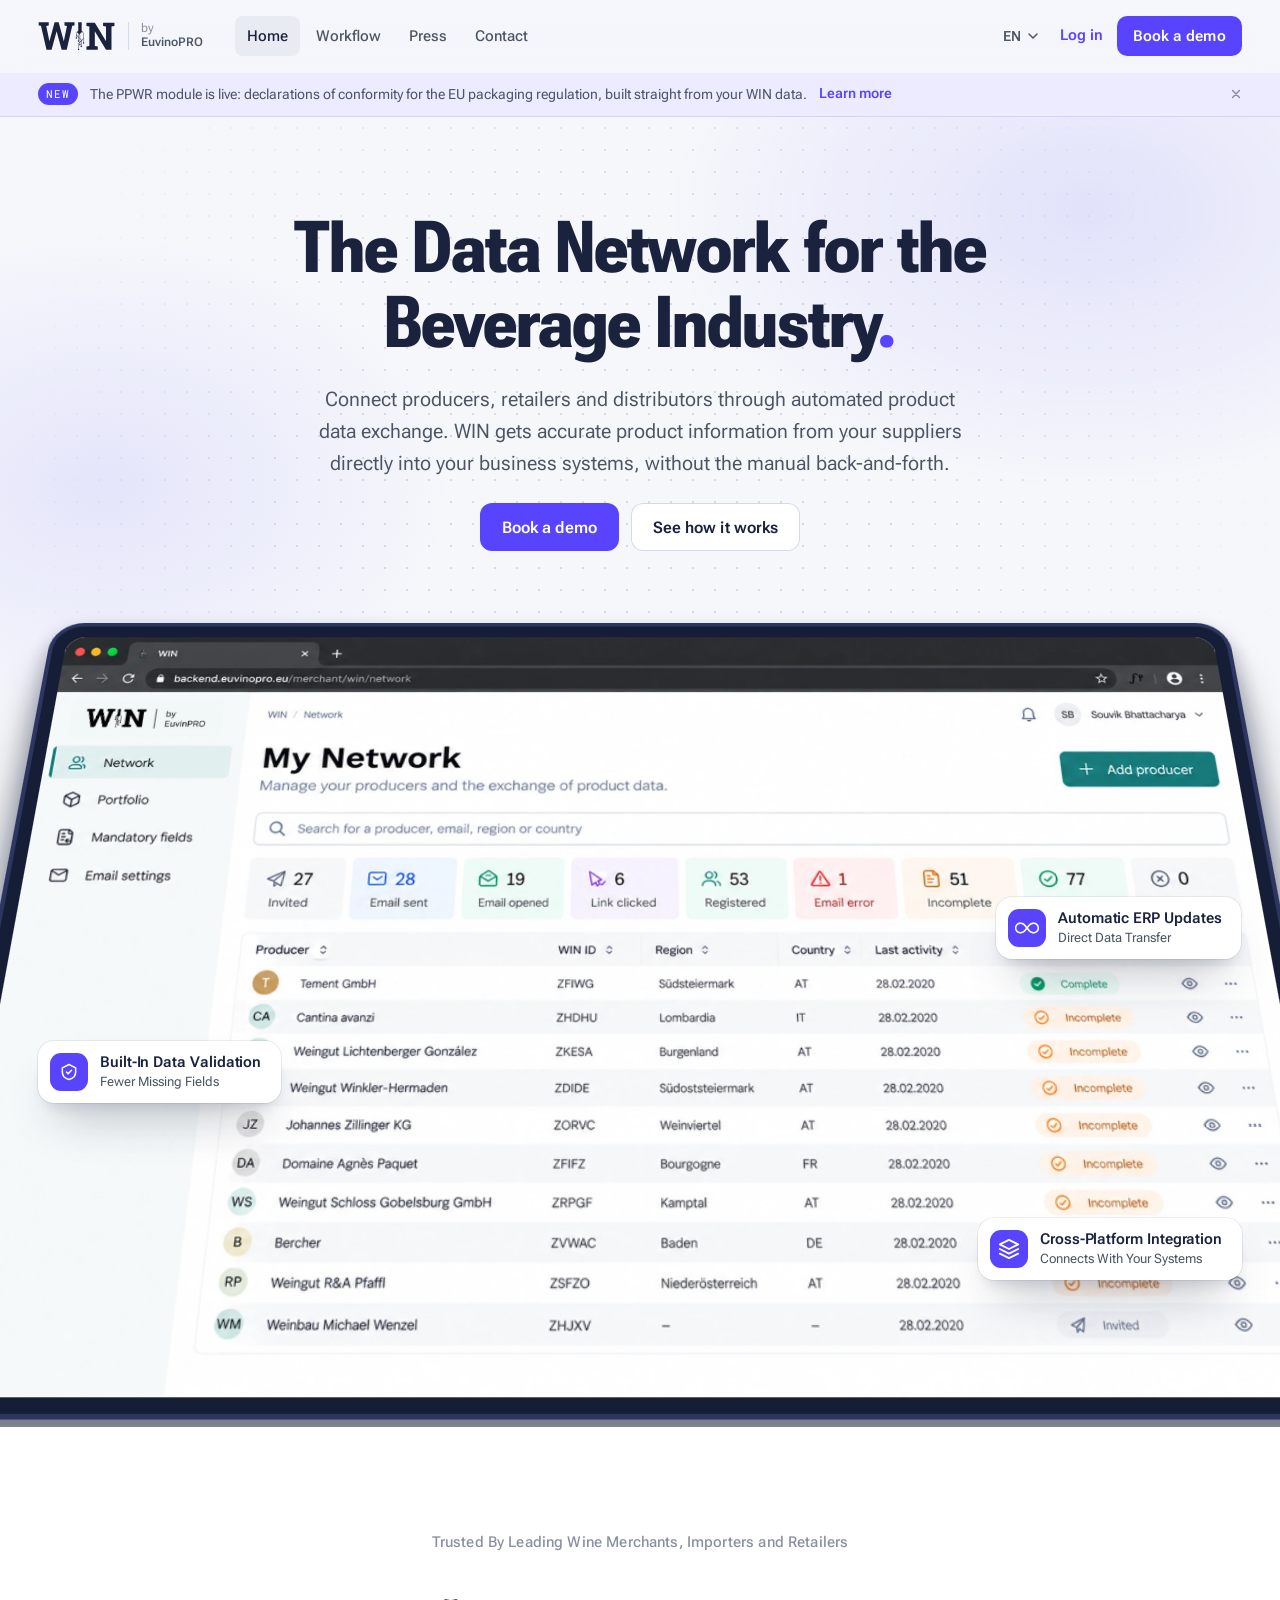
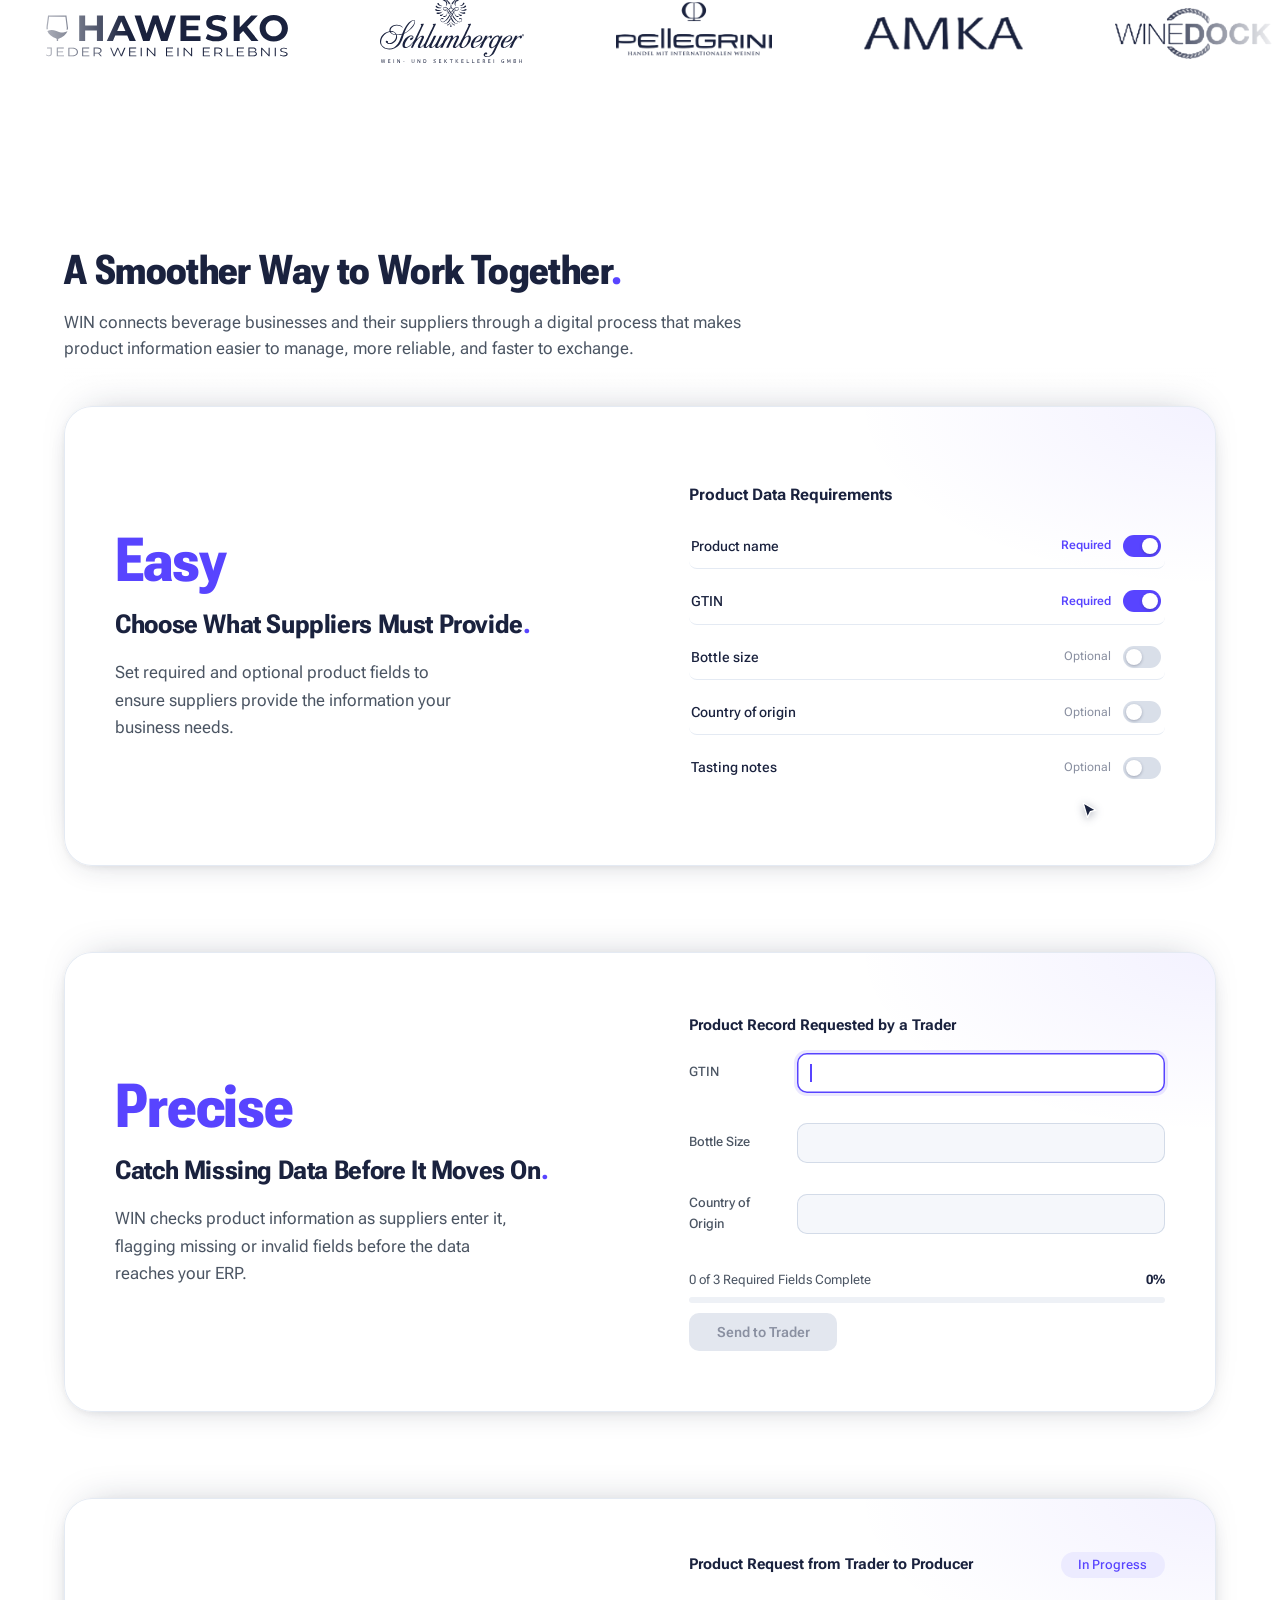
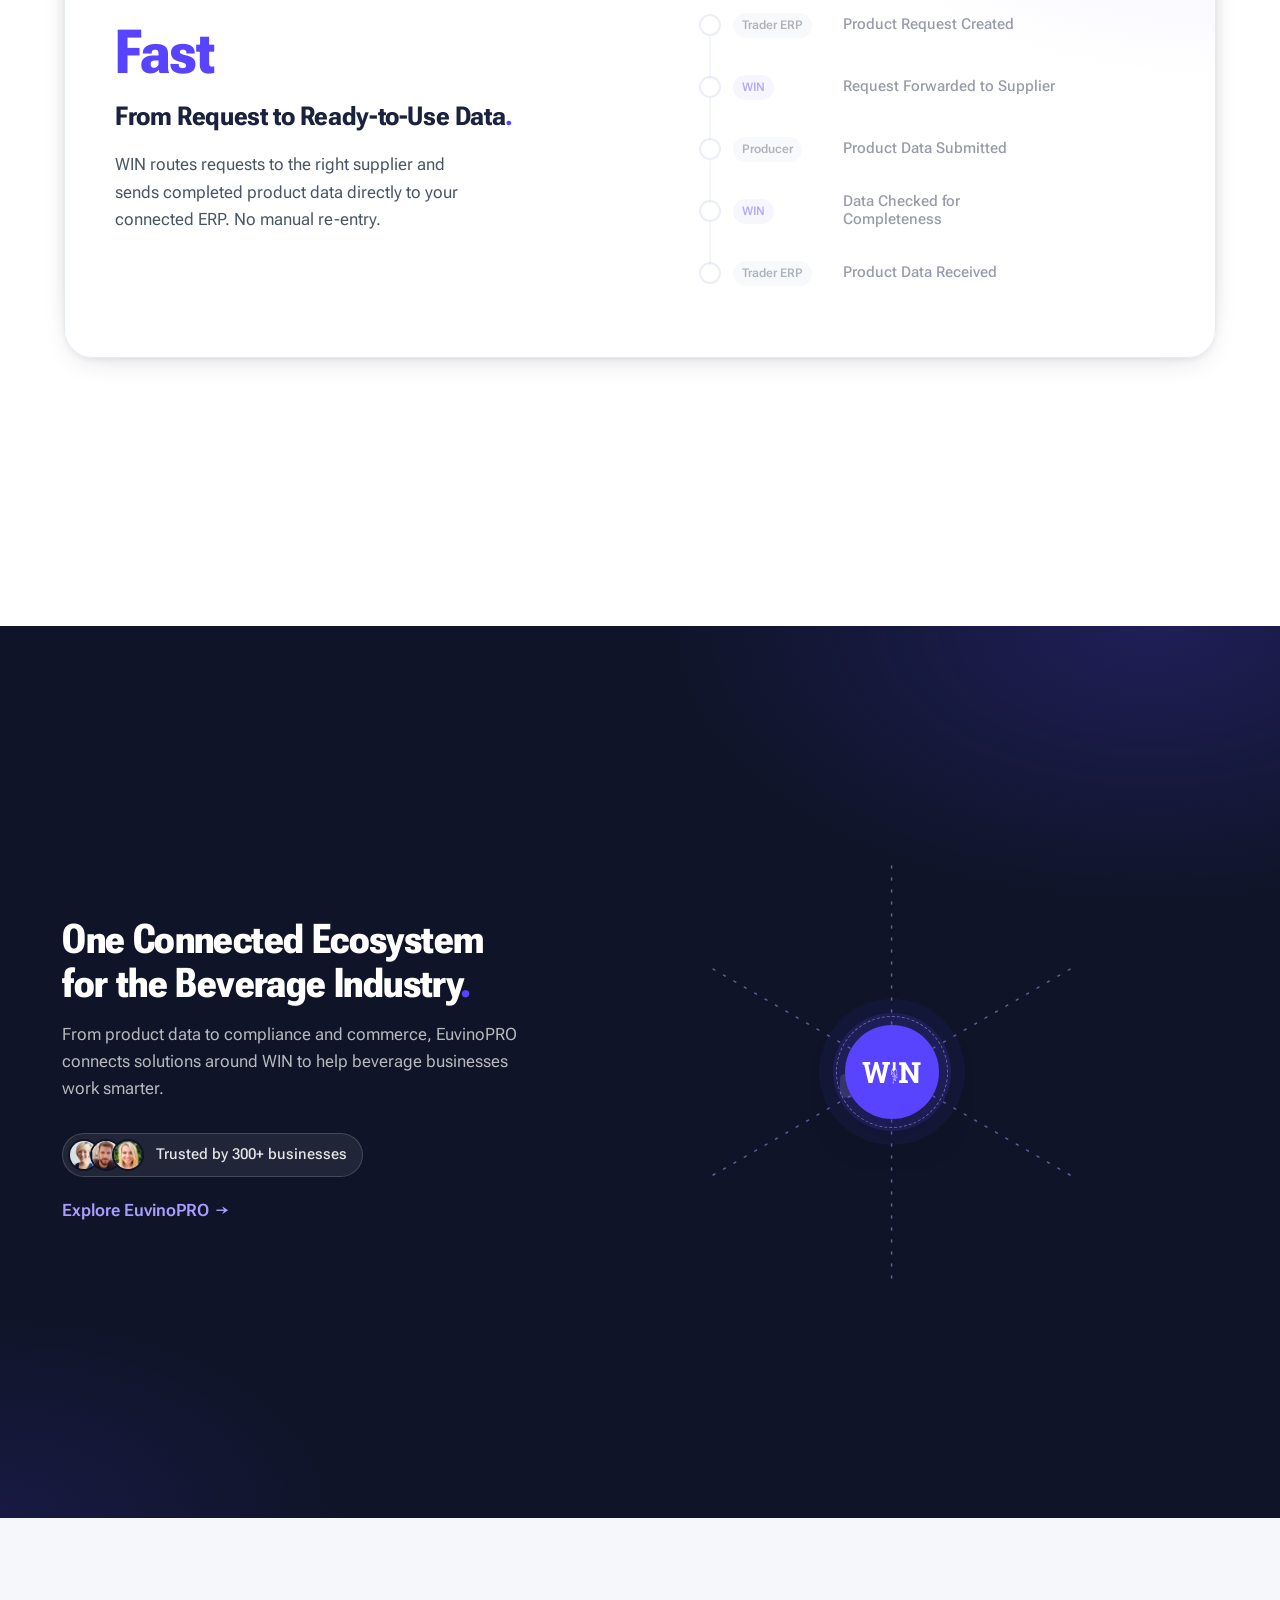
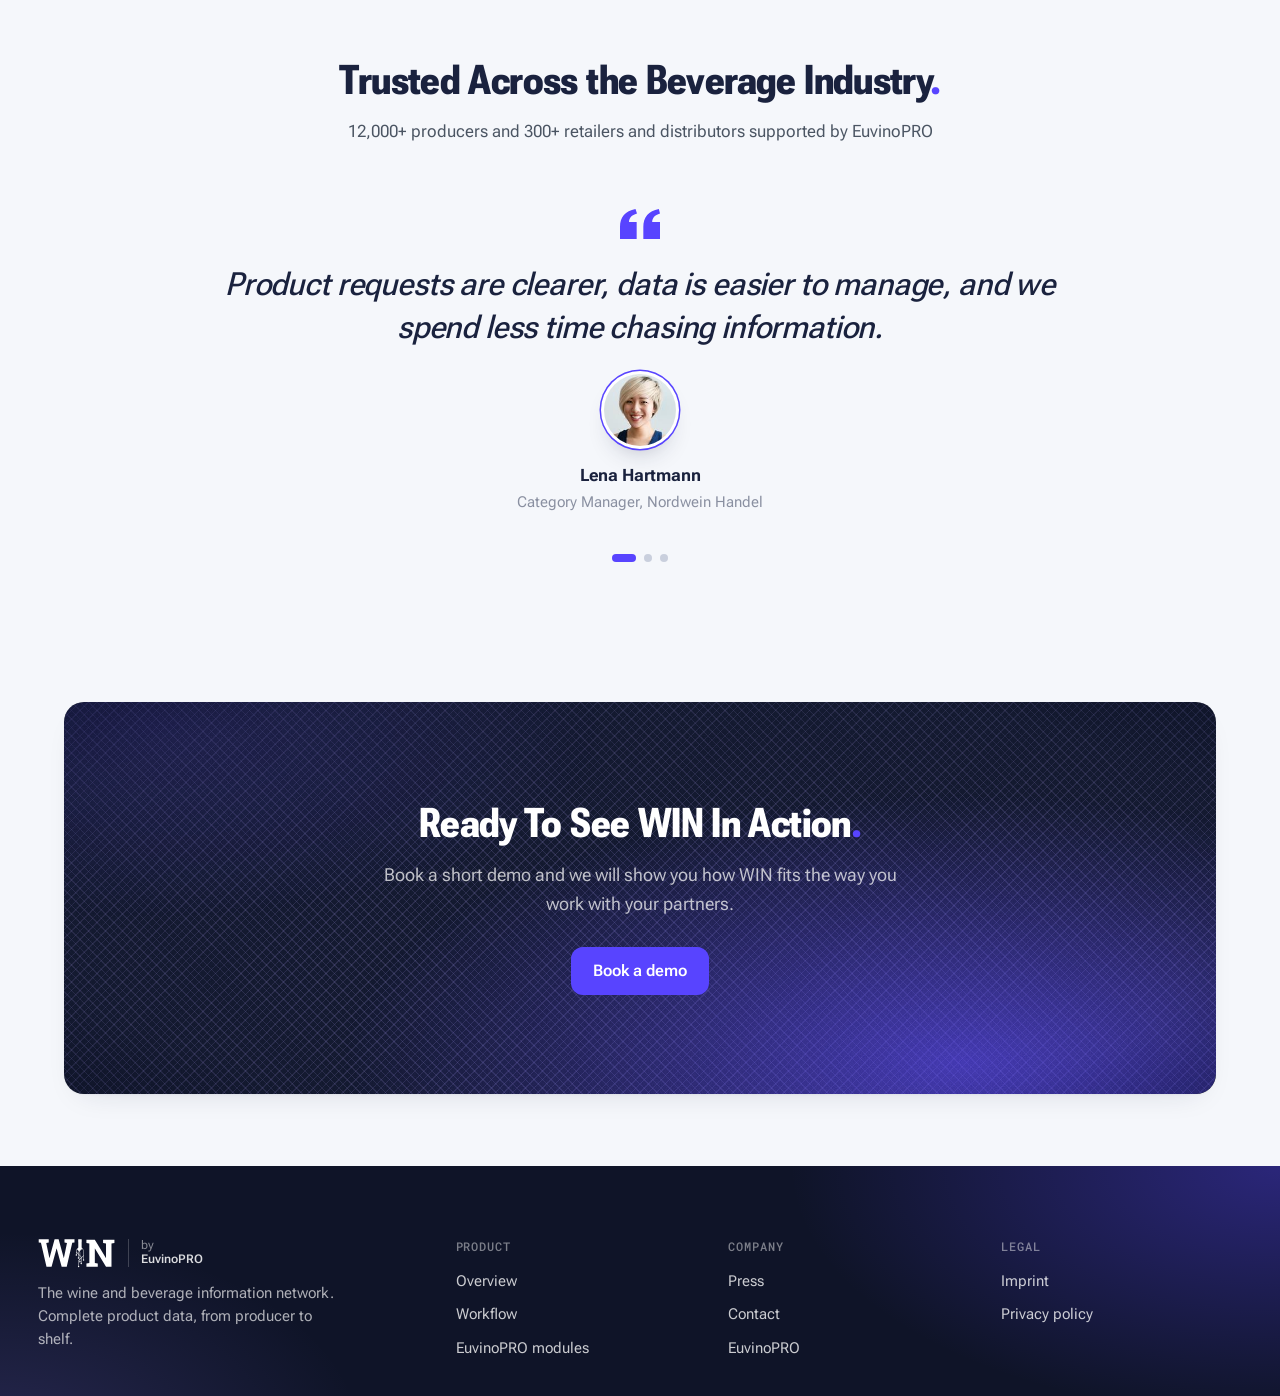
<file: index.html>
<!doctype html>
<html lang="en">
<head>
  <meta charset="utf-8">
  <meta name="viewport" content="width=device-width, initial-scale=1">
  <title>WIN</title>
  <meta name="description" content="WIN connects retailers, producers and agencies of the wine and beverage industry. Suppliers enter product data once, WIN validates it, and it lands straight in your ERP.">
  <meta name="robots" content="noindex">
  <link rel="icon" href="assets/brand/favicon.svg?v=2" type="image/svg+xml">
  <link rel="preconnect" href="https://fonts.googleapis.com">
  <link rel="preconnect" href="https://fonts.gstatic.com" crossorigin>
  <link href="https://fonts.googleapis.com/css2?family=Roboto+Flex:opsz,wdth,wght@8..144,25..151,300..900&family=Roboto+Mono:wght@400;500&display=swap" rel="stylesheet">
  <link rel="stylesheet" href="css/styles.css">
<script src="js/lang-de.js"></script>
<script src="js/i18n.js"></script>
</head>
<body data-page="home">
<script src="js/layout.js"></script>



<div class="announce" id="announce" role="region" aria-label="Announcement">
  <div class="announce-row">
    <span class="announce-tag">New</span>
    <span class="announce-text">The PPWR module is live: declarations of conformity for the EU packaging regulation, built straight from your WIN data.</span>
    <span class="announce-short">PPWR module now live</span>
    <a class="announce-link" href="#ecosystem">Learn more</a>
  </div>
  <button class="announce-close" type="button" aria-label="Dismiss announcement"><svg viewBox="0 0 14 14" aria-hidden="true"><path d="M3 3l8 8M11 3l-8 8"/></svg></button>
</div>

<main id="top">

  <!-- ============ HERO ============ -->
  <section class="hero" id="product">
    <div class="hero-bg" aria-hidden="true"></div>
    <div class="container">
      <div class="hero-copy">
        <h1>The Data Network for the<br class="d-br"> Beverage Industry<span class="dot">.</span></h1>
        <p class="lead">Connect producers, retailers and distributors through automated product data exchange. WIN gets accurate product information from your suppliers directly into your business systems, without the manual back-and-forth.</p>
        <div class="hero-ctas">
          <a class="btn btn-primary" href="contact.html?topic=demo">Book a demo</a>
          <a class="btn btn-secondary" href="solution.html">See how it works</a>
        </div>
      </div>

      <div class="hero-stage">
        <div class="stage-glow" aria-hidden="true"></div>

        <div class="float float-1" data-float="0">
          <div class="float-icon violet ico-loop"><svg viewBox="0 0 32 32" fill="none"><path class="loop-track" d="M12.736 12.097C10.294 9.466 5.388 8.865 2.85 11.404C0.312 13.942 0.312 18.057 2.85 20.597C5.388 23.135 10.299 22.528 12.741 19.897C14.804 17.675 17.205 14.343 19.254 12.107C21.679 9.46 26.611 8.865 29.149 11.404C31.688 13.942 31.688 18.057 29.149 20.597C26.611 23.135 21.684 22.545 19.259 19.898C17.21 17.663 14.799 14.32 12.736 12.097Z"/><path class="loop-run" pathLength="1" d="M12.736 12.097C10.294 9.466 5.388 8.865 2.85 11.404C0.312 13.942 0.312 18.057 2.85 20.597C5.388 23.135 10.299 22.528 12.741 19.897C14.804 17.675 17.205 14.343 19.254 12.107C21.679 9.46 26.611 8.865 29.149 11.404C31.688 13.942 31.688 18.057 29.149 20.597C26.611 23.135 21.684 22.545 19.259 19.898C17.21 17.663 14.799 14.32 12.736 12.097Z"/></svg></div>
          <div><b>Automatic ERP Updates</b><small>Direct Data Transfer</small></div>
        </div>
        <div class="float float-2" data-float="1">
          <div class="float-icon teal ico-check"><svg viewBox="0 0 24 24"><path d="M12 3l8 4v5c0 5-3.5 8-8 9-4.5-1-8-4-8-9V7z"/><path class="check-mark" d="M9 12l2 2 4-4"/></svg></div>
          <div><b>Built-In Data Validation</b><small>Fewer Missing Fields</small></div>
        </div>
        <div class="float float-3" data-float="2">
          <div class="float-icon violet ico-layers"><svg viewBox="0 0 24 24" fill="none"><path class="layer-bot" d="M2 17l10 5 10-5"/><path class="layer-mid" d="M2 12l10 5 10-5"/><path class="layer-top" d="M12 2L2 7l10 5 10-5z"/></svg></div>
          <div><b>Cross-Platform Integration</b><small>Connects With Your Systems</small></div>
        </div>

        <div class="device-scene"><div class="device" id="device">
<picture class="device-screen shot-en">
            <img src="assets/brand/win-network-screen-en.webp" width="2000" height="1254" alt="The WIN web app: a merchant's network of producers with request and data status for each one" fetchpriority="high">
          </picture>
          <picture class="device-screen shot-de">
            <img src="assets/brand/win-network-screen-de.webp" width="2000" height="1254" alt="Die WIN Web-App: das Produzentennetzwerk eines Händlers mit Anfrage- und Datenstatus je Produzent" loading="lazy">
          </picture>
        </div></div>
      </div>
    </div>
  </section>

  <!-- ============ LOGO CAROUSEL ============ -->
  <section class="logos" id="customers" aria-label="Customers">
    <div class="container"><p>Trusted By Leading Wine Merchants, Importers and Retailers</p></div>
    <div class="marquee">
      <div class="marquee-track" id="logoTrack">
        <div class="logo-tile" style="--dy:3.6px"><img src="assets/logos/mono/hawesko.svg" alt="Hawesko" style="--h:46px"></div>
        <div class="logo-tile" style="--dy:-2.9px"><img src="assets/logos/mono/schlumberger-1.svg" alt="Schlumberger" style="--h:64px"></div>
        <div class="logo-tile" style="--dy:-4.7px"><img src="assets/logos/mono/pellegrini.png" alt="Pellegrini" style="--h:54px"></div>
        <div class="logo-tile"><img src="assets/logos/mono/amka.png" alt="AMKA" style="--h:33px"></div>
        <div class="logo-tile"><img src="assets/logos/mono/winedock.png" alt="Winedock" style="--h:52px"></div>
        <div class="logo-tile"><img src="assets/logos/mono/dollerer.png" alt="Döllerer Weinhandelshaus" style="--h:64px"></div>
        <div class="logo-tile"><img src="assets/logos/mono/ersan.png" alt="Ersan Weine" style="--h:22px"></div>
      </div>
    </div>
  </section>

  <!-- ============ WHY WIN: stacking cards Easy, Precise, Fast (after uilayout stacking-card, 21st.dev) ============ -->
  <section class="section why" id="why">
    <div class="container">
      <div class="why-stage">
      <div class="why-head">
        <h2>A Smoother Way to Work Together<span class="dot">.</span></h2>
        <p class="lead">WIN connects beverage businesses and their suppliers through a digital process that makes product information easier to manage, more reliable, and faster to exchange.</p>
      </div>
      <div class="stack" id="stack">
        <div class="stack-item" style="--i:0">
          <article class="stack-card is-easy">
            <div class="stack-copy">
              <span class="tile-tag">Easy</span>
              <h3>Choose What Suppliers Must Provide<span class="dot">.</span></h3>
              <p>Set required and optional product fields to ensure suppliers provide the information your business needs.</p>
            </div>
            <div class="stack-visual">
              <div class="ui ui-fields" aria-hidden="true">
                <div class="ui-head"><b>Product Data Requirements</b></div>
                <div class="ui-row is-req"><span class="ui-label">Product name</span><span class="ui-state">Required</span><span class="ui-switch is-on"></span></div>
                <div class="ui-row is-req"><span class="ui-label">GTIN</span><span class="ui-state">Required</span><span class="ui-switch is-on"></span></div>
                <div class="ui-row" data-target="1"><span class="ui-label">Bottle size</span><span class="ui-state">Optional</span><span class="ui-switch"></span></div>
                <div class="ui-row" data-target="2"><span class="ui-label">Country of origin</span><span class="ui-state">Optional</span><span class="ui-switch"></span></div>
                <div class="ui-row"><span class="ui-label">Tasting notes</span><span class="ui-state">Optional</span><span class="ui-switch"></span></div>
                <svg class="ui-cursor" viewBox="0 0 24 24" aria-hidden="true"><path d="M5 3l14 8-6 1.6L9.8 19z"/></svg>
              </div>
            </div>
          </article>
        </div>
        <div class="stack-item" style="--i:1">
          <article class="stack-card is-right">
            <div class="stack-copy">
              <span class="tile-tag">Precise</span>
              <h3>Catch Missing Data Before It Moves On<span class="dot">.</span></h3>
              <p>WIN checks product information as suppliers enter it, flagging missing or invalid fields before the data reaches your ERP.</p>
            </div>
            <div class="stack-visual">
              <div class="ui ui-form" data-static aria-hidden="true">
                <div class="ui-head"><b>Product Record Requested by a Trader</b></div>
                <div class="ui-field is-ok" data-f="gtin"><label>GTIN</label><div class="ui-input"><span class="ui-val">4006381333931</span><i class="ui-caret"></i></div><span class="ui-msg">Valid</span></div>
                <div class="ui-field is-ok" data-f="size"><label>Bottle Size</label><div class="ui-input"><span class="ui-val">0.75 L</span><i class="ui-caret"></i></div><span class="ui-msg">Valid</span></div>
                <div class="ui-field" data-f="country"><label>Country of Origin</label><div class="ui-input"><span class="ui-val"></span></div><span class="ui-msg"></span></div>
                <div class="ui-progress"><span data-status>2 of 3 Required Fields Complete</span><b data-pct>67%</b><i><em style="width:67%"></em></i></div>
                <span class="ui-send" aria-disabled="true">Send to Trader</span>
              </div>
            </div>
          </article>
        </div>
        <div class="stack-item" style="--i:2">
          <article class="stack-card is-fast">
            <div class="stack-copy">
              <span class="tile-tag">Fast</span>
              <h3>From Request to Ready-to-Use Data<span class="dot">.</span></h3>
              <p>WIN routes requests to the right supplier and sends completed product data directly to your connected ERP. No manual re-entry.</p>
            </div>
            <div class="stack-visual">
              <div class="ui ui-activity" data-static aria-hidden="true">
                <div class="ui-head"><b>Product Request from Trader to Producer</b><span class="ui-count is-ready" data-act-status>Ready to Use</span></div>
                <ol class="act">
                  <li class="is-done"><span class="act-dot"></span><span class="act-who">Trader ERP</span><span class="act-msg">Product Request Created</span><span class="act-state">Done</span></li>
                  <li class="is-done"><span class="act-dot"></span><span class="act-who is-win">WIN</span><span class="act-msg">Request Forwarded to Supplier</span><span class="act-state">Done</span></li>
                  <li class="is-done"><span class="act-dot"></span><span class="act-who">Producer</span><span class="act-msg">Product Data Submitted</span><span class="act-state">Done</span></li>
                  <li class="is-done"><span class="act-dot"></span><span class="act-who is-win">WIN</span><span class="act-msg">Data Checked for Completeness</span><span class="act-state">Done</span></li>
                  <li class="is-done is-final"><span class="act-dot"></span><span class="act-who">Trader ERP</span><span class="act-msg">Product Data Received</span><span class="act-state">Done</span></li>
                </ol>
              </div>
            </div>
          </article>
        </div>
      </div>
      </div>
    </div>
  </section>

  <!-- ============ ECOSYSTEM ============ -->
  <section class="section trust eco-dark" id="ecosystem">
    <div class="container eco">
      <div class="eco-copy reveal">
        <h2>One Connected Ecosystem for the Beverage Industry<span class="dot">.</span></h2>
        <p class="lead">From product data to compliance and commerce, EuvinoPRO connects solutions around WIN to help beverage businesses work smarter.</p>
        <div class="trust-badge">
          <span class="trust-avatars" aria-hidden="true">
            <img src="assets/testimonials/women-44.jpg" alt="" width="32" height="32" loading="lazy">
            <img src="assets/testimonials/men-32.jpg" alt="" width="32" height="32" loading="lazy">
            <img src="assets/testimonials/women-68.jpg" alt="" width="32" height="32" loading="lazy">
          </span>
          <span class="trust-text">Trusted by 300+ businesses</span>
        </div>
        <div><a class="text-link" href="https://www.euvinopro.eu/">Explore EuvinoPRO</a></div>
      </div>
      <div class="eco-orbit reveal" id="ecoMods" role="group" aria-label="EuvinoPRO modules around WIN">
        <svg class="orbit-lines" aria-hidden="true"></svg>
        <div class="eco-core" aria-hidden="true"><svg class="win-logo" viewBox="0 0 108 42" role="img" aria-label="WIN"><g transform="translate(1 1)"><g class="win-logo__vine" transform="translate(51.547945 .666621)"><path d="m.91498721 18.123517 6.84577551 6.8692815-.08460928-.2047489v9.3118877c0 .1602168.12991857.2900946.29017642.2900946s.29017642-.1298778.29017642-.2900946v-9.3118877c0-.076755-.03042375-.1503734-.08460927-.2047489l-6.84567953-6.8686897c-.11311247-.1134951-.29683744-.1138403-.41036261-.0007604-.11352518.1130799-.11387071.2967522-.00076105.4102474z"/><path d="m6.96363898 34.0495268c0 .55563.44909056 1.0060401 1.00260738 1.0060401.55353602 0 1.00241541-.4503903 1.00241541-1.0060401 0-.5554032-.4488698-1.0060401-1.00241541-1.0060401-.55353602 0-1.00260738.4506073-1.00260738 1.0060401"/><path d="m2.18076222 14.1516311 3.78516437 4.1342332-.07612848-.1958622v13.617049c0 .1602168.12991857.2900947.29017642.2900947s.29017642-.1298779.29017642-.2900947v-13.617049c0-.0725039-.02715947-.1423843-.07612848-.1958622l-3.78526035-4.1336414c-.10820788-.1181801-.29175049-.1262876-.40996909-.0181186-.118209.1081789-.12632892.2916728-.01812295.4098529z"/><path d="m5.17745066 31.6567294c0 .5549593.44909055 1.0057442 1.00260737 1.0057442.55353602 0 1.00241542-.4508342 1.00241542-1.0057442 0-.5556301-.4488698-1.0060401-1.00241542-1.0060401-.55353601 0-1.00260737.4503903-1.00260737 1.0060401"/><path d="m11.0453816 22.6585881-6.94818616 6.9718581c-.05418744.0543755-.08461311.127994-.08461311.2047489v8.4238107c0 .1602168.12991857.2900946.29017642.2900946s.29017642-.1298778.29017642-.2900946v-8.4238107l-.08461312.2047489 6.94818625-6.9718581c.1131124-.1134951.1127765-.2971764-.0007545-.4102474-.1135251-.1130809-.2972501-.1127455-.4103626.0007536z"/><path d="m3.30017729 38.2088123c0 .5554032.44909055 1.0062374 1.00260737 1.0062374.55353602 0 1.00241542-.4508342 1.00241542-1.0062374s-.4488698-1.0060401-1.00241542-1.0060401c-.55353602 0-1.00260737.4506073-1.00260737 1.0060401"/><path d="m8.88621493 12.8201074-5.01140521 5.0280308c-.05419225.0543755-.08462079.1280038-.08462079.2047588v8.2010024c0 .1602168.12991856.2900946.29017641.2900946.16025786 0 .29017642-.1298778.29017642-.2900946v-8.2010024l-.08462079.2047587 5.01140521-5.0280307c.11316046-.1144124.11287252-.2978668-.00067186-.4112929-.11354437-.1134261-.29725015-.1124398-.4104106.0009863z"/><path d="m3.07788754 26.2034001c0 .5551763.44909055 1.0057442 1.00260738 1.0057442.55353602 0 1.00241541-.4506073 1.00241541-1.0057442 0-.5554032-.4488698-1.0060401-1.00241541-1.0060401-.55353602 0-1.00260738.4506073-1.00260738 1.0060401"/><path d="m11.5396788 29.0814639v-10.1659368c-.0028794-.1293452-.0037432-.2324446-.0046071-.4676312-.0080623-2.2992948-.3348263-3.5968893-1.79204306-5.2846696-1.11960703-1.3048932-1.25580269-1.5958558-1.27394291-2.5180593l.00005576-7.69906725-.29017642.29009463h.29109783c.16025785 0 .29017642-.12987781.29017642-.29009463v-1.23368137c0-.16021682-.12991857-.29009463-.29017642-.29009463h-.29109783l.29017642.29009463v-1.19975217c0-.16021682-.12991857-.29009463-.29017642-.29009463h-3.99987169c-.16025786 0-.29017642.12987781-.29017642.29009463v1.19975217h.29017642v-.29009463h-.28865994c-.16025785 0-.29017642.12987781-.29017642.29009463v1.23368137c0 .16021682.12991857.29009463.29017642.29009463h.28865994v-.29009463h-.29017642v7.70468925c-.01807784.91813-.15399996 1.2089249-1.27701428 2.5123387-1.45457732 1.6863994-1.78042952 2.9835007-1.78714812 5.2812175-.00069733.2372183-.00150113.3407418-.0043876.4641692v3.234419c0 .1602168.12991856.2900946.29017642.2900946.16025785 0 .29017641-.1298778.29017641-.2900946v-3.2278107c.00285061-.1219775.00367604-.2279569.00438629-.4690712.00638267-2.1723562.30071503-3.3439985 1.6464414-4.9042483 1.20397348-1.3975081 1.39650941-1.8092942 1.41762502-2.8853626l.00005586-7.71040989c0-.16021682-.12991856-.29009463-.29017642-.29009463h-.28865993v.29009463h.29017642v-1.23368137h-.29017642v.29009463h.28865993c.16025786 0 .29017642-.12987781.29017642-.29009463v-1.19975217l-.29017642.29009463h3.9998717l-.29017642-.29009463v1.19975217c0 .16021682.12991856.29009463.29017642.29009463h.29109782l-.29017642-.29009463v1.23368137l.29017642-.29009463h-.29109782c-.16025786 0-.29017642.12987781-.29017642.29009463v7.70468929c.02113192 1.0794219.21367074 1.4915038 1.41484159 2.89059 1.34880729 1.5621239 1.64394589 2.7343579 1.65162429 4.9081936.000836.2390233.0017277.3445688.0047031.4722964l-.0000778 10.160019c0 .1602168.1299186.2900946.2901764.2900946.1602579 0 .2901669-.1298778.2901669-.2900946z"/><path d="m12.2528104 29.0311619c0 .5551764-.4490906 1.0057442-1.0026074 1.0057442-.553536 0-1.0024154-.4506073-1.0024154-1.0057442 0-.5554032.4488698-1.0060401 1.0024154-1.0060401.553536 0 1.0026074.4506073 1.0026074 1.0060401"/><path d="m.10798713 22.0934303c0 .5554032.44909055 1.0060401 1.00260737 1.0060401.55353602 0 1.00241542-.4506073 1.00241542-1.0060401 0-.5556301-.4488698-1.0062374-1.00241542-1.0062374-.55353601 0-1.00260737.4506073-1.00260737 1.0062374"/><path d="m8.50152697 2.92728088v-1.21444824h-.27594258v-1.1997719h-4.14518545v1.1997719h-.27603856v1.21444824h.27603856v8.80196342l-1.68550528 2.2261104 2.76211325 3.0171341 3.96560683-3.9166523-.93657312-1.8384891.03954377-8.29006652z"/></g><g class="win-logo__type"><path d="m105.999721 1.39389365v4.57137889l-4.110171.77921432v32.46741134h-7.6670786l-15.4926183-25.4545711-.1580828.0259768v20.1040665l4.1101709.7792143v4.5454908h-15.8874207v-4.5454908l4.0838208-.7792143v-27.14261756l-4.0838208-.77921433v-4.57137888h4.0838208 7.693429l15.4926183 25.45457107.1580918-.0259768v-20.07746912l-4.1101708-.77921432v-4.57137889h11.7775194 4.110171z"/><path d="m50.0958904 5.32592018-3.1424961.39710306-7.725206 33.48905226h-7.096671l-6.9920046-25.4407281h-.1571248l-6.9919152 25.4407281h-7.0966711l-7.77758387-33.48905226-3.11621773-.39710306v-4.65929925h14.0365659v4.65929925l-3.4828632.60889679 4.3732877 21.12606013.1571248.0264754 7.149049-26.42022556h5.6301788l7.2014269 26.42022556.1571248-.0264754 4.3470987-21.12606013-3.4828632-.60889679v-4.65929925h14.0097513v4.65929925z"/></g></g></svg></div>
        <div class="eco-module" style="left:50%;top:6%"><i class="lot" data-icon="check-circle"></i><span>PPWR Compliance<small>EU Packaging Rules</small></span><span class="new">NEW</span></div>
        <div class="eco-module" style="left:12%;top:32%"><i class="lot" data-icon="globe"></i><span>GDSN Connector<small>Publish &amp; Receive</small></span></div>
        <div class="eco-module" style="left:88%;top:32%"><i class="lot" data-icon="book-open"></i><span>Catalogues<small>Trade &amp; Product</small></span></div>
        <div class="eco-module" style="left:16%;top:76%"><i class="lot" data-icon="shopping-cart"></i><span>Online Shops<small>B2B &amp; B2C</small></span></div>
        <div class="eco-module" style="left:84%;top:76%"><i class="lot" data-icon="git-branch"></i><span>Multichannel<small>E-commerce Channels</small></span></div>
        <div class="eco-module" style="left:50%;top:96%"><i class="lot" data-icon="settings"></i><span>Process Consulting<small>Master Data Workflows</small></span></div>
      </div>
    </div>
  </section>

  <!-- ============ TESTIMONIALS ============ -->
  <section class="section testi" id="testimonials">
    <div class="container">
      <div class="testi-head reveal">
        <h2>Trusted Across the Beverage Industry<span class="dot">.</span></h2>
        <p class="lead">12,000+ producers and 300+ retailers and distributors supported by EuvinoPRO</p>
      </div>
      <div class="testi-stage reveal" data-testi>
        <figure class="testi-slide is-active">
          <svg class="testi-q" viewBox="0 0 48 36" aria-hidden="true"><path d="M0 36V21.6C0 9.6 6.2 2.4 18.6 0l1.8 5.4C13.8 7.2 11 10.8 10.8 15.6H20V36H0zm28 0V21.6C28 9.6 34.2 2.4 46.6 0l1.4 5.4c-6.4 1.8-9.2 5.4-9.4 10.2H48V36H28z"/></svg>
          <blockquote>Product requests are clearer, data is easier to manage, and we spend less time chasing information.</blockquote>
          <figcaption><img class="testi-av" src="assets/testimonials/women-44.jpg" width="128" height="128" alt="Portrait of Lena Hartmann" loading="lazy"><b>Lena Hartmann</b><small>Category Manager, Nordwein Handel</small></figcaption>
        </figure>
        <figure class="testi-slide">
          <svg class="testi-q" viewBox="0 0 48 36" aria-hidden="true"><path d="M0 36V21.6C0 9.6 6.2 2.4 18.6 0l1.8 5.4C13.8 7.2 11 10.8 10.8 15.6H20V36H0zm28 0V21.6C28 9.6 34.2 2.4 46.6 0l1.4 5.4c-6.4 1.8-9.2 5.4-9.4 10.2H48V36H28z"/></svg>
          <blockquote>I enter my product data once. WIN checks it as I type and sends it to every partner who asked for it.</blockquote>
          <figcaption><img class="testi-av" src="assets/testimonials/men-32.jpg" width="128" height="128" alt="Portrait of Jonas Berger" loading="lazy"><b>Jonas Berger</b><small>Managing Director, Weingut Sonnenhang</small></figcaption>
        </figure>
        <figure class="testi-slide">
          <svg class="testi-q" viewBox="0 0 48 36" aria-hidden="true"><path d="M0 36V21.6C0 9.6 6.2 2.4 18.6 0l1.8 5.4C13.8 7.2 11 10.8 10.8 15.6H20V36H0zm28 0V21.6C28 9.6 34.2 2.4 46.6 0l1.4 5.4c-6.4 1.8-9.2 5.4-9.4 10.2H48V36H28z"/></svg>
          <blockquote>Requests come in clearly, we refine the record for our market, and it goes on without a single email attachment.</blockquote>
          <figcaption><img class="testi-av" src="assets/testimonials/women-68.jpg" width="128" height="128" alt="Portrait of Mira Vogt" loading="lazy"><b>Mira Vogt</b><small>Product Data Lead, Vinara Import</small></figcaption>
        </figure>
        <div class="testi-ctrl">
          <span class="testi-dots" role="tablist"></span>
        </div>
      </div>
    </div>
  </section>

  <section class="section cta-end" id="book">
    <div class="container">
      <div class="cta-panel reveal">
        <h2>Ready To See WIN In Action<span class="dot">.</span></h2>
        <p>Book a short demo and we will show you how WIN fits the way you work with your partners.</p>
        <a class="btn btn-primary btn-shiny" href="contact.html?topic=demo">Book a demo</a>
      </div>
    </div>
  </section>

</main>

<script>WINi18n.start();</script>
<script src="assets/vendor/lottie_light.min.js"></script>
<script src="js/home.js"></script>
<script src="js/why.js"></script>
<script src="js/testimonials.js"></script>
</body>
</html>
</file>
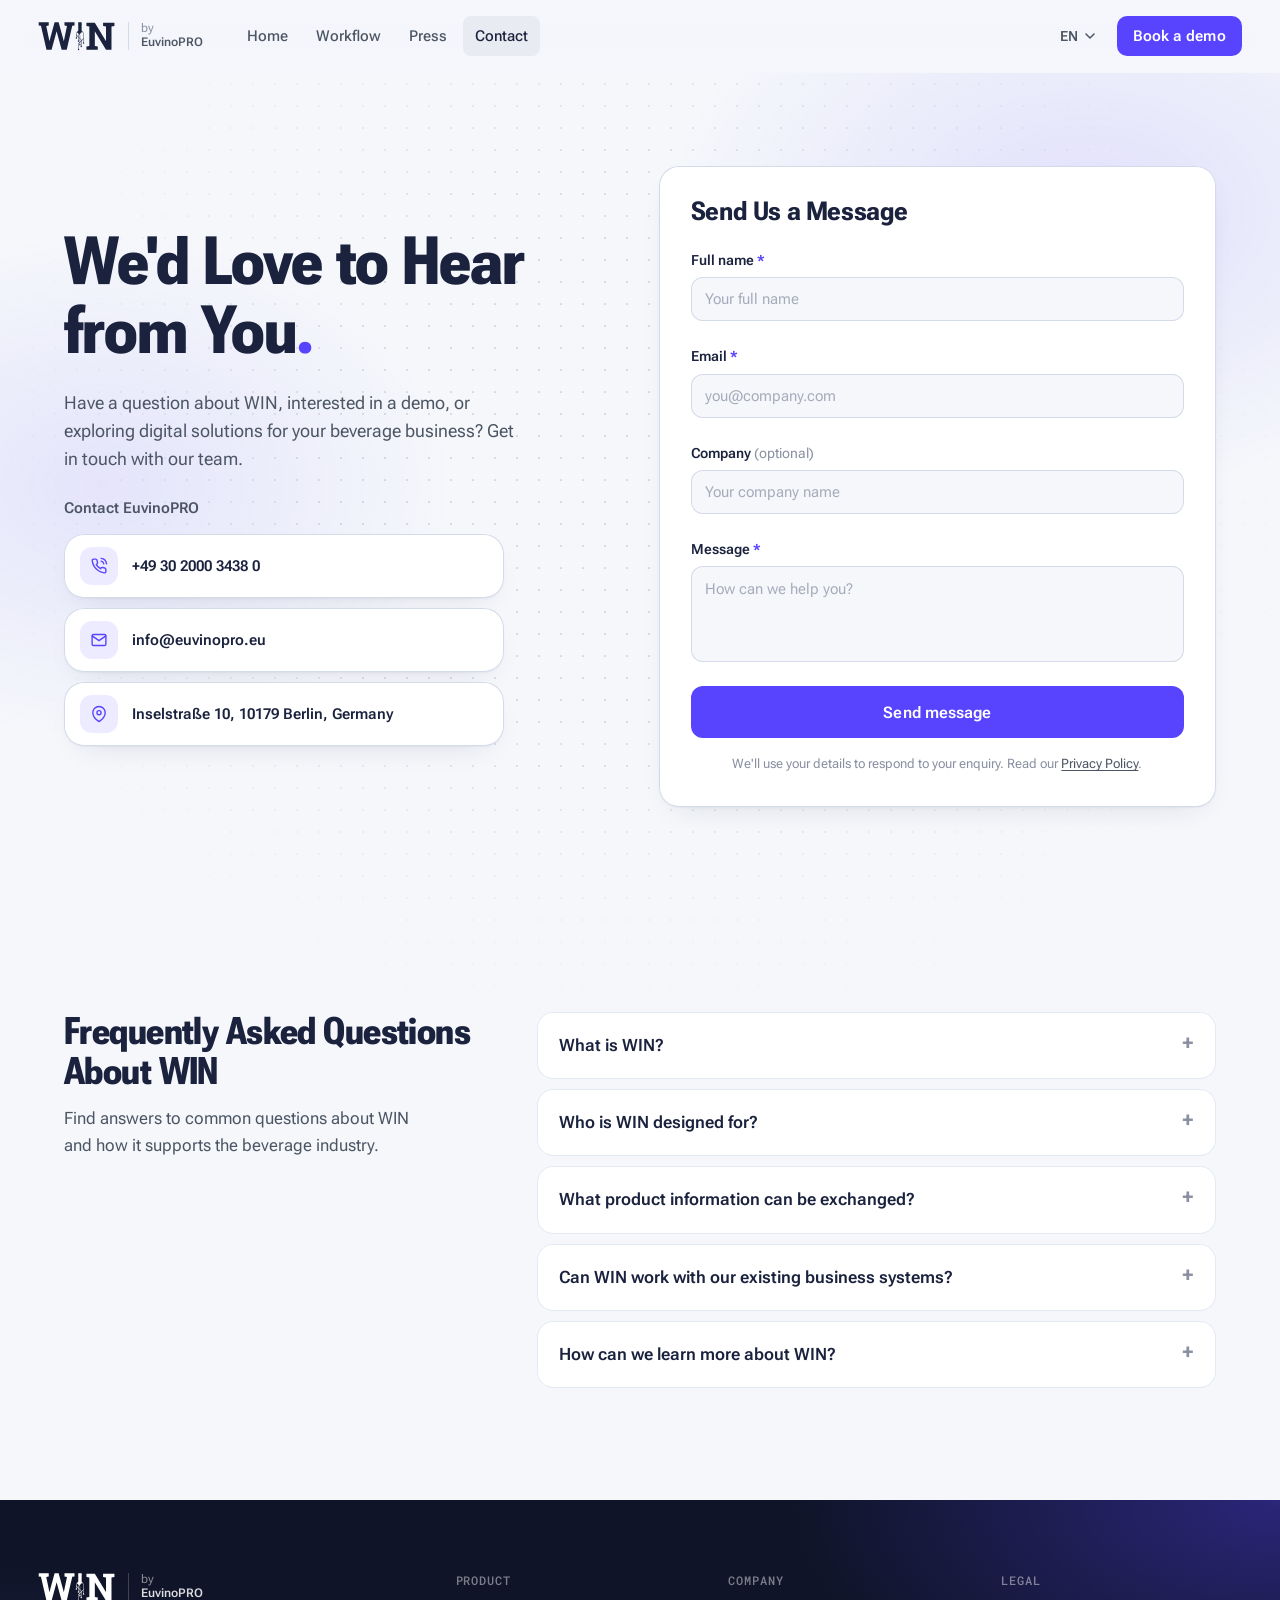
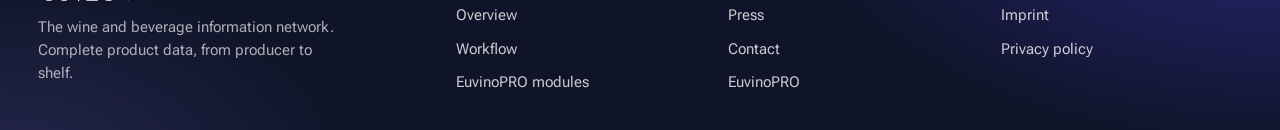
<file: contact.html>
<!doctype html>
<html lang="en">
<head>
  <meta charset="utf-8">
  <meta name="viewport" content="width=device-width, initial-scale=1">
  <title>WIN</title>
  <meta name="description" content="Contact the EuvinoPRO team about WIN: questions, demos and digital solutions for beverage businesses.">
  <meta name="robots" content="noindex">
  <link rel="icon" href="assets/brand/favicon.svg?v=2" type="image/svg+xml">
  <link rel="preconnect" href="https://fonts.googleapis.com">
  <link rel="preconnect" href="https://fonts.gstatic.com" crossorigin>
  <link href="https://fonts.googleapis.com/css2?family=Roboto+Flex:opsz,wdth,wght@8..144,25..151,300..900&family=Roboto+Mono:wght@400;500&display=swap" rel="stylesheet">
  <link rel="stylesheet" href="css/styles.css">
<script src="js/lang-de.js"></script>
<script src="js/i18n.js"></script>
</head>
<body data-page="contact">
<script src="js/layout.js"></script>

<main>
  <section class="cx" aria-labelledby="cxTitle">
    <div class="hero-bg" aria-hidden="true"></div>
    <div class="container cx-grid">
      <div class="cx-intro">
        <h1 id="cxTitle">We'd Love to Hear from You<span class="dot">.</span></h1>
        <p class="cx-lead">Have a question about WIN, interested in a demo, or exploring digital solutions for your beverage business? Get in touch with our team.</p>

        <h2 class="cx-label">Contact EuvinoPRO</h2>
        <ul class="cx-cards">
          <li>
            <a class="cx-card" href="tel:+4930200034380" aria-label="Call +49 30 2000 3438 0">
              <span class="cx-ico" data-icon="phone-call" aria-hidden="true"><svg viewBox="0 0 24 24"><path d="M22 16.9v3a2 2 0 01-2.2 2 19.8 19.8 0 01-8.6-3.1 19.5 19.5 0 01-6-6A19.8 19.8 0 012.1 4.2 2 2 0 014.1 2h3a2 2 0 012 1.7c.1.9.4 1.8.7 2.7a2 2 0 01-.5 2.1L8 9.8a16 16 0 006 6l1.3-1.3a2 2 0 012.1-.4c.9.3 1.8.6 2.7.7a2 2 0 011.7 2z"/></svg></span>
              <span><b>+49 30 2000 3438 0</b></span>
            </a>
          </li>
          <li>
            <a class="cx-card" href="mailto:info@euvinopro.eu" aria-label="Email info@euvinopro.eu">
              <span class="cx-ico" data-icon="mail" aria-hidden="true"><svg viewBox="0 0 24 24"><rect x="3" y="5" width="18" height="14" rx="2"/><path d="M3 7l9 6 9-6"/></svg></span>
              <span><b>info@euvinopro.eu</b></span>
            </a>
          </li>
          <li>
            <a class="cx-card" href="https://www.google.com/maps/dir/?api=1&amp;destination=Inselstra%C3%9Fe+10%2C+10179+Berlin%2C+Germany" target="_blank" rel="noopener" aria-label="Get directions to Inselstraße 10, 10179 Berlin, Germany (opens in a new tab)">
              <span class="cx-ico" data-icon="map-pin" aria-hidden="true"><svg viewBox="0 0 24 24"><path d="M12 21s-7-6.2-7-11.5A7 7 0 0112 2.5a7 7 0 017 7C19 14.8 12 21 12 21z"/><circle cx="12" cy="9.5" r="2.5"/></svg></span>
              <span><b>Inselstraße 10, 10179 Berlin, Germany</b></span>
            </a>
          </li>
        </ul>
      </div>

      <div class="cx-form-card">
        <form id="contactForm" novalidate>
          <div class="cx-form-head">
            <h2>Send Us a Message</h2>
          </div>

          <div class="fld">
              <label for="f-name">Full name <span class="req" aria-hidden="true">*</span></label>
              <input id="f-name" name="name" type="text" autocomplete="name" required placeholder="Your full name" aria-describedby="e-name">
              <p class="fld-err" id="e-name" role="alert"></p>
            </div>
            <div class="fld">
              <label for="f-email">Email <span class="req" aria-hidden="true">*</span></label>
              <input id="f-email" name="email" type="email" autocomplete="email" required placeholder="you@company.com" aria-describedby="e-email">
              <p class="fld-err" id="e-email" role="alert"></p>
            </div>
            <div class="fld">
              <label for="f-company">Company <span class="opt">(optional)</span></label>
              <input id="f-company" name="company" type="text" autocomplete="organization" placeholder="Your company name">
            </div>
          <div class="fld">
            <label for="f-message">Message <span class="req" aria-hidden="true">*</span></label>
            <textarea id="f-message" name="message" rows="5" required placeholder="How can we help you?" aria-describedby="e-message"></textarea>
            <p class="fld-err" id="e-message" role="alert"></p>
          </div>

          <button class="btn btn-primary btn-block" type="submit">Send message</button>
          <p class="cx-privacy">We'll use your details to respond to your enquiry. Read our <a href="https://www.win.wine/datenschutzerklaerung/" target="_blank" rel="noopener">Privacy Policy</a>.</p>
        </form>

        <div class="cx-success" id="formSuccess" hidden tabindex="-1">
          <div class="success-ico" aria-hidden="true"><svg viewBox="0 0 24 24"><path d="M5 12.5l4.5 4.5L19 7.5"/></svg></div>
          <h2>Thanks, <span id="successName">your message is ready</span>.</h2>
          <p>This is a design prototype, so <strong>nothing has been sent</strong>. On the live site, your message would go to the EuvinoPRO team. To reach them now, email <a href="mailto:info@euvinopro.eu">info@euvinopro.eu</a>.</p>
          <button class="btn btn-secondary" type="button" id="resetForm">Write another message</button>
        </div>
      </div>
    </div>
  </section>

  <section class="cx-faq" aria-labelledby="faqTitle">
    <div class="container faq-grid">
      <div class="faq-head">
        <h2 id="faqTitle" class="h-sm">Frequently Asked Questions About WIN</h2>
        <p>Find answers to common questions about WIN and how it supports the beverage industry.</p>
      </div>
      <div class="faq">
        <details><summary>What is WIN?</summary><p>WIN is EuvinoPRO's beverage data management platform, helping businesses exchange structured product information digitally.</p></details>
        <details><summary>Who is WIN designed for?</summary><p>WIN supports beverage producers, retailers, distributors, and trade agencies.</p></details>
        <details><summary>What product information can be exchanged?</summary><p>Depending on the workflow, this can include product names, barcodes, packaging details, origin, and other product attributes.</p></details>
        <details><summary>Can WIN work with our existing business systems?</summary><p>WIN supports connections with existing business systems. Contact the team to discuss your organisation's requirements.</p></details>
        <details><summary>How can we learn more about WIN?</summary><p>Send us a message or use the Book a Demo option to discuss how WIN could support your business.</p></details>
      </div>
    </div>
  </section>
</main>

<script>WINi18n.start();</script>
<script src="assets/vendor/lottie_light.min.js"></script>
<script>
(function () {
  var form = document.getElementById('contactForm');
  var success = document.getElementById('formSuccess');
  var el = function (n) { return form.elements.namedItem(n); };
  var rules = {
    name: function (v) { return v.trim() ? '' : 'Please enter your full name.'; },
    email: function (v) {
      if (!v.trim()) return 'Please enter your email.';
      return /^[^\s@]+@[^\s@]+\.[^\s@]+$/.test(v.trim()) ? '' : 'Please enter a valid email address, like you@company.com.';
    },
    message: function (v) { return v.trim() ? '' : 'Please tell us how we can help.'; }
  };
  function check(name) {
    var input = el(name), msg = rules[name](input.value);
    var err = document.getElementById('e-' + name);
    err.textContent = msg;
    input.setAttribute('aria-invalid', msg ? 'true' : 'false');
    input.closest('.fld').classList.toggle('is-invalid', !!msg);
    return !msg;
  }
  Object.keys(rules).forEach(function (n) {
    el(n).addEventListener('blur', function () { if (el(n).value) check(n); });
    el(n).addEventListener('input', function () { if (el(n).closest('.fld').classList.contains('is-invalid')) check(n); });
  });
  form.addEventListener('submit', function (e) {
    e.preventDefault();
    var first = null;
    Object.keys(rules).forEach(function (n) { if (!check(n) && !first) first = el(n); });
    if (first) { first.focus(); return; }
    var name = el('name').value.trim().split(' ')[0];
    document.getElementById('successName').textContent = name || 'your message is ready';
    form.hidden = true; success.hidden = false; success.focus();
  });
  document.getElementById('resetForm').addEventListener('click', function () {
    form.reset();
    form.querySelectorAll('.is-invalid').forEach(function (f) { f.classList.remove('is-invalid'); });
    form.querySelectorAll('.fld-err').forEach(function (p) { p.textContent = ''; });
    success.hidden = true; form.hidden = false; el('name').focus();
  });
})();
</script>
<script>
/* Contact cards: the useanimations icon (phone-call, mail, map-pin) plays once while the card is hovered or focused.
   The static SVG stays until the Lottie file has loaded; reduced motion keeps the first frame. */
(function () {
  if (!window.lottie) return;
  var reduce = window.matchMedia('(prefers-reduced-motion: reduce)').matches;
  document.querySelectorAll('.cx-card').forEach(function (card) {
    var ico = card.querySelector('.cx-ico[data-icon]'); if (!ico) return;
    var box = document.createElement('span'); box.className = 'cx-lot'; box.setAttribute('aria-hidden', 'true');
    var anim = window.lottie.loadAnimation({ container: box, renderer: 'svg', loop: false, autoplay: false, path: 'assets/icons/' + ico.getAttribute('data-icon') + '.json' });
    anim.addEventListener('DOMLoaded', function () {
      anim.goToAndStop(0, true);
      ico.appendChild(box); ico.classList.add('has-lottie');
    });
    if (reduce) return;
    function play() { if (anim.isLoaded) anim.goToAndPlay(0, true); }
    card.addEventListener('mouseenter', play);
    card.addEventListener('focus', play);
  });
})();
</script>
</body>
</html>
</file>
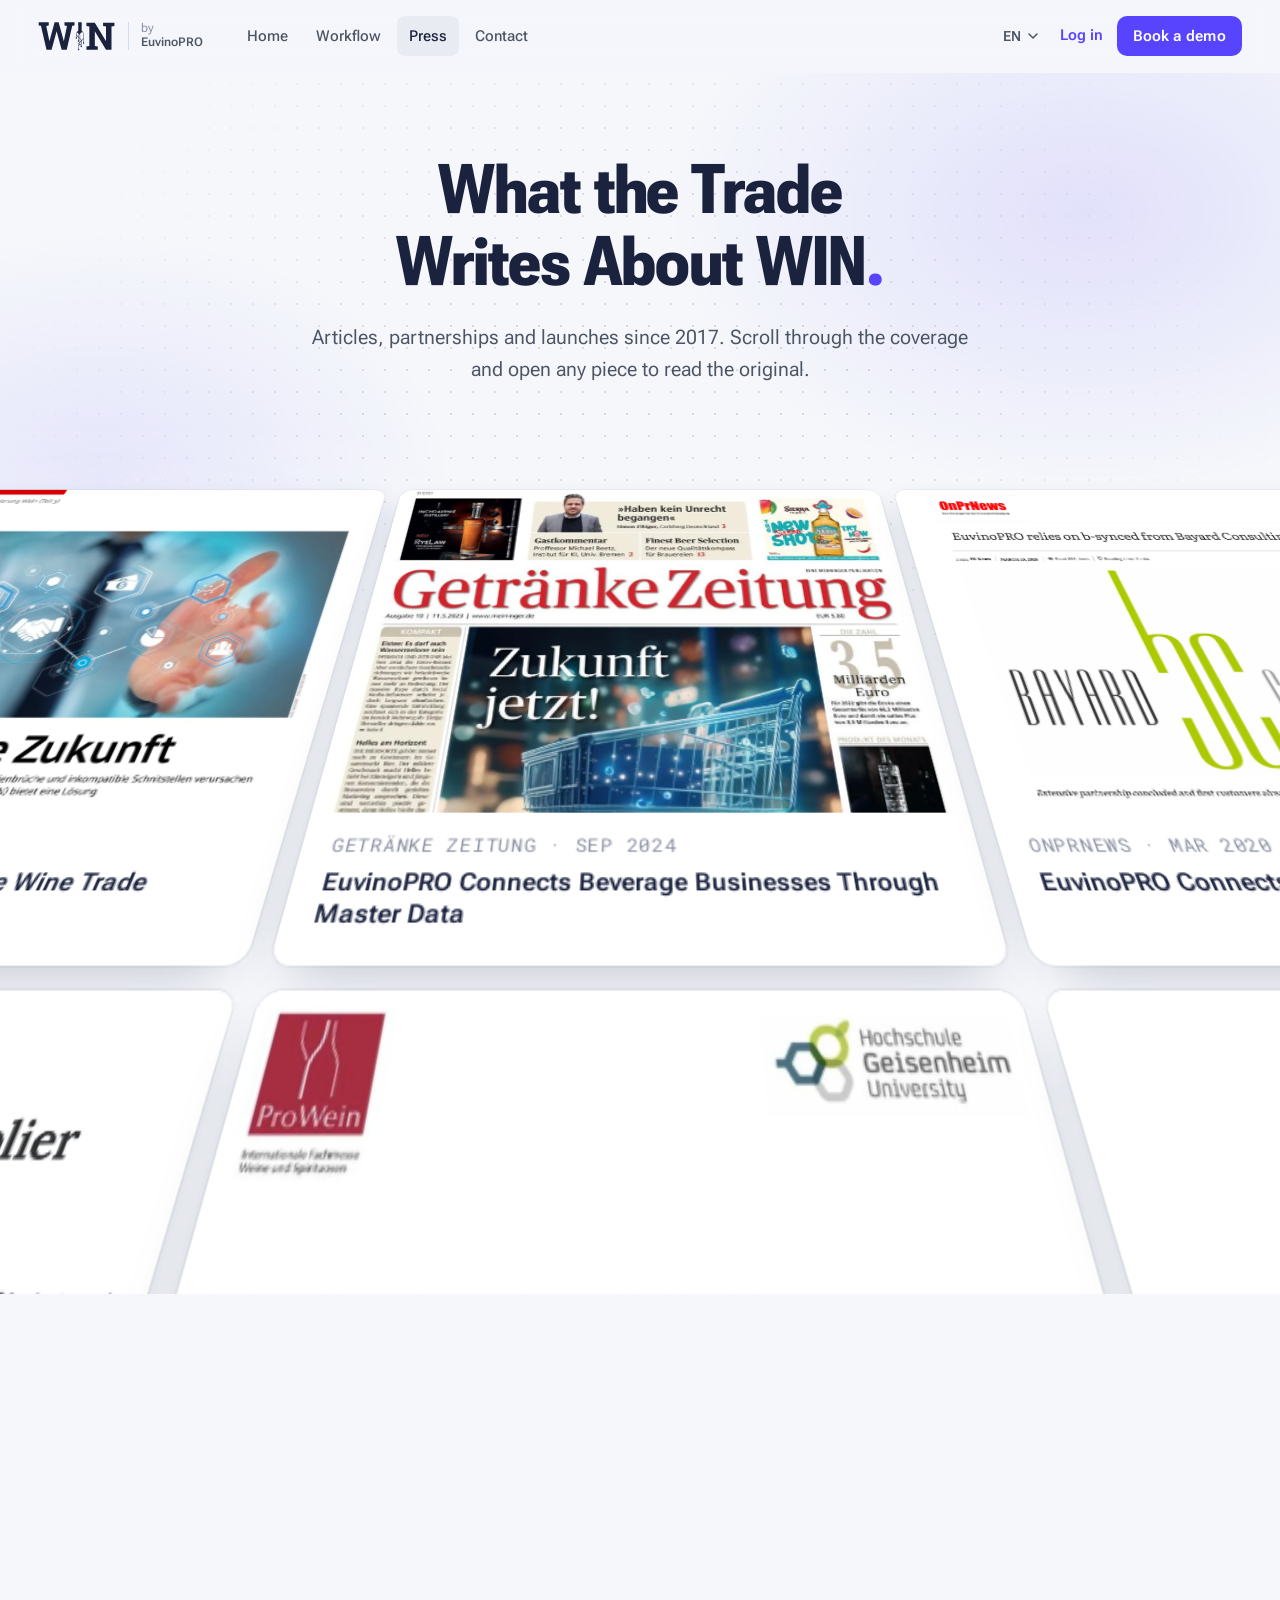
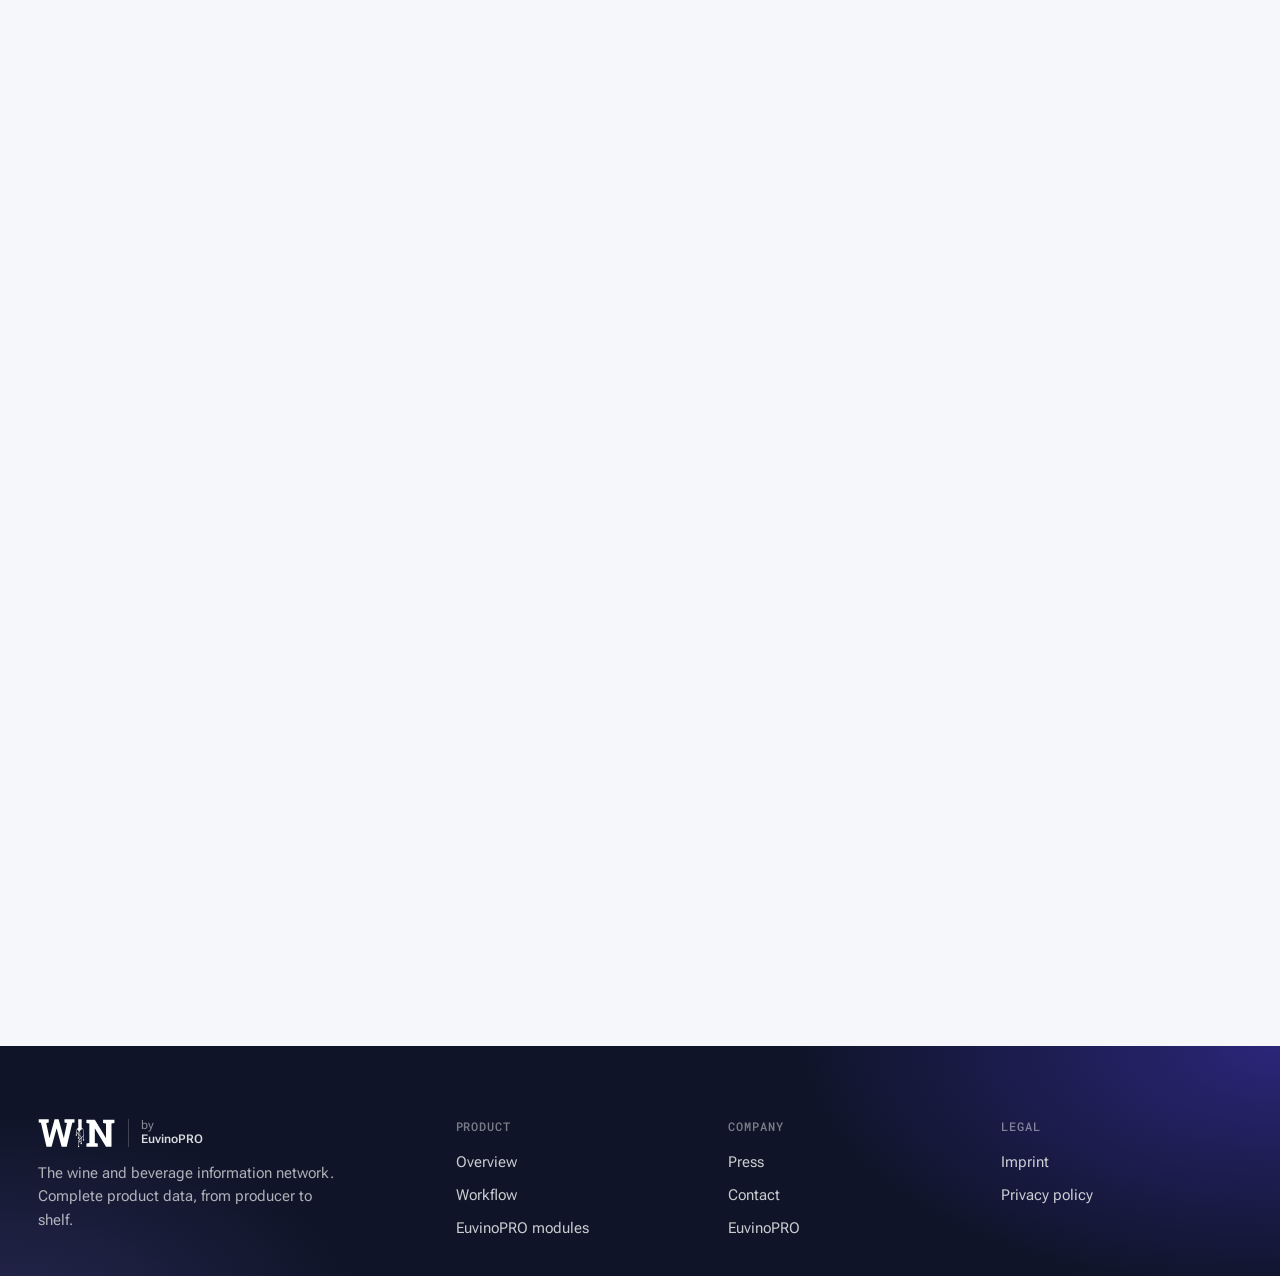
<file: press.html>
<!doctype html>
<html lang="en">
<head>
  <meta charset="utf-8">
  <meta name="viewport" content="width=device-width, initial-scale=1">
  <title>WIN</title>
  <meta name="description" content="Press coverage and partner milestones for WIN, the wine and beverage information network.">
  <meta name="robots" content="noindex">
  <link rel="icon" href="assets/brand/favicon.svg?v=2" type="image/svg+xml">
  <link rel="preconnect" href="https://fonts.googleapis.com">
  <link rel="preconnect" href="https://fonts.gstatic.com" crossorigin>
  <link href="https://fonts.googleapis.com/css2?family=Roboto+Flex:opsz,wdth,wght@8..144,25..151,300..900&family=Roboto+Mono:wght@400;500&display=swap" rel="stylesheet">
  <link rel="stylesheet" href="css/styles.css">
<script src="js/lang-de.js"></script>
<script src="js/i18n.js"></script>
</head>
<body data-page="press">
<script src="js/layout.js"></script>

<main>
  <section class="gx-intro" aria-labelledby="gxTitle">
    <div class="hero-bg" aria-hidden="true"></div>
    <div class="container gx-intro-inner">
      <h1 id="gxTitle" class="gx-in">What the Trade Writes About WIN<span class="dot">.</span></h1>
      <p class="lead gx-in">Articles, partnerships and launches since 2017. Scroll through the coverage and open any piece to read the original.</p>
    </div>
  </section>

  <section class="gx" id="gallery" data-cursor-zone aria-label="Press coverage gallery">
    <div class="gx-sticky">
      <div class="gx-grid" id="gxGrid">
            <div class="gx-col" data-y0="-10%" data-y1="2%">
              <a class="gx-tile" href="https://www.win.wine/vernetzt-in-die-zukunft/" target="_blank" rel="noopener" data-cursor="Read ↗">
                <img src="assets/press/news-01.webp" alt="WeinWirtschaft article “Vernetzt in die Zukunft”" width="1600" height="1191" loading="lazy">
                <span class="gx-cap"><small>WeinWirtschaft · 2017</small><b>WIN and Digital Networking in the Wine Trade</b></span>
              </a>
              <a class="gx-tile" href="https://retail-optimiser.de/en/flaschenpost-optimises-supplier-integration-with-bayard/" target="_blank" rel="noopener" data-cursor="Read ↗">
                <img src="assets/press/news-02.webp" alt="Retail Optimiser article on Flaschenpost and Bayard" width="1600" height="1191" loading="lazy">
                <span class="gx-cap"><small>The Retail Optimiser · Nov 2023</small><b>Flaschenpost Plans to Connect WIN With Bayard</b></span>
              </a>
              <a class="gx-tile" href="https://www.blachreport.de/business/17261-webermesse-und-weininformationsnetzwerk-vereinbaren-zusammenarbeit/" target="_blank" rel="noopener" data-cursor="Read ↗">
                <img src="assets/press/news-07.webp" alt="BlachReport article on weberMesse and WIN" width="1600" height="1191" loading="lazy">
                <span class="gx-cap"><small>BlachReport · Jul 2019</small><b>weberMesse Turns to WIN for Digital Trade-Fair Operations</b></span>
              </a>
            </div>
            <div class="gx-col" data-y0="-10%" data-y1="2%">
              <a class="gx-tile" href="https://www.meininger.de/handel/euvinopro-optimiert-die-getraenkebranche" target="_blank" rel="noopener" data-cursor="Read ↗">
                <img src="assets/press/news-04.webp" alt="Getränke Zeitung front page" width="1600" height="1191" loading="lazy">
                <span class="gx-cap"><small>Getränke Zeitung · Sep 2024</small><b>EuvinoPRO Connects Beverage Businesses Through Master Data</b></span>
              </a>
              <a class="gx-tile" href="https://www.prowein.com/cgi-bin/md_prowein/lib/pub/object/downloadfile.cgi/2022_ProWein_Business_Report_publish.pdf?lang=2&oid=43225&ticket=g_u_e_s_t" target="_blank" rel="noopener" data-cursor="Read ↗">
                <img src="assets/press/news-05.webp" alt="Title slide of the ProWein Business Report 2022" width="1600" height="1191" loading="lazy">
                <span class="gx-cap"><small>ProWein · Jan 2023</small><b>ProWein Report Highlights Challenges Facing the Wine Industry</b></span>
              </a>
              <a class="gx-tile" href="https://www.win.wine/der-ausweg-aus-der-digitalen-sackgasse/" target="_blank" rel="noopener" data-cursor="Read ↗">
                <img src="assets/press/news-08.webp" alt="Magazine page of “Der Ausweg aus der digitalen Sackgasse”" width="1600" height="1191" loading="lazy">
                <span class="gx-cap"><small>WeinWirtschaft · 2017</small><b>WIN Offers a Way Out of the Digital Dead End</b></span>
              </a>
            </div>
            <div class="gx-col" data-y0="-10%" data-y1="2%">
              <a class="gx-tile" href="https://www.onprnews.com/82373/euvinopro-setzt-fuer-gdsn-auf-b-synced-der-bayard-consulting/" target="_blank" rel="noopener" data-cursor="Read ↗">
                <img src="assets/press/news-03.webp" alt="OnPRNews announcement on EuvinoPRO and Bayard Consulting" width="1600" height="1191" loading="lazy">
                <span class="gx-cap"><small>OnPRNews · Mar 2020</small><b>EuvinoPRO Connects Beverage Data to GDSN</b></span>
              </a>
              <a class="gx-tile" href="https://www.win.wine/hawesko-setzt-auf-win/" target="_blank" rel="noopener" data-cursor="Read ↗">
                <img src="assets/press/news-06.webp" alt="Article “Hawesko is betting on WIN”" width="1600" height="1191" loading="lazy">
                <span class="gx-cap"><small>WeinWirtschaft · Mar 2019</small><b>Hawesko Adopts WIN to Improve Wine-Data Quality</b></span>
              </a>
              <a class="gx-tile" href="https://www.win.wine/safety-first/" target="_blank" rel="noopener" data-cursor="Read ↗">
                <img src="assets/press/news-09.webp" alt="WeinWirtschaft article “Safety first”" width="1600" height="1191" loading="lazy">
                <span class="gx-cap"><small>WeinWirtschaft · 2017</small><b>The Costs and Opportunities of Digital Data Systems</b></span>
              </a>
            </div>
      </div>
    </div>
  </section>
</main>

<div class="cursor" aria-hidden="true"><span class="cursor-label"></span></div>
<script>WINi18n.start();</script>
<script src="js/gallery.js"></script>
<script src="js/cursor.js"></script>
</body>
</html>
</file>
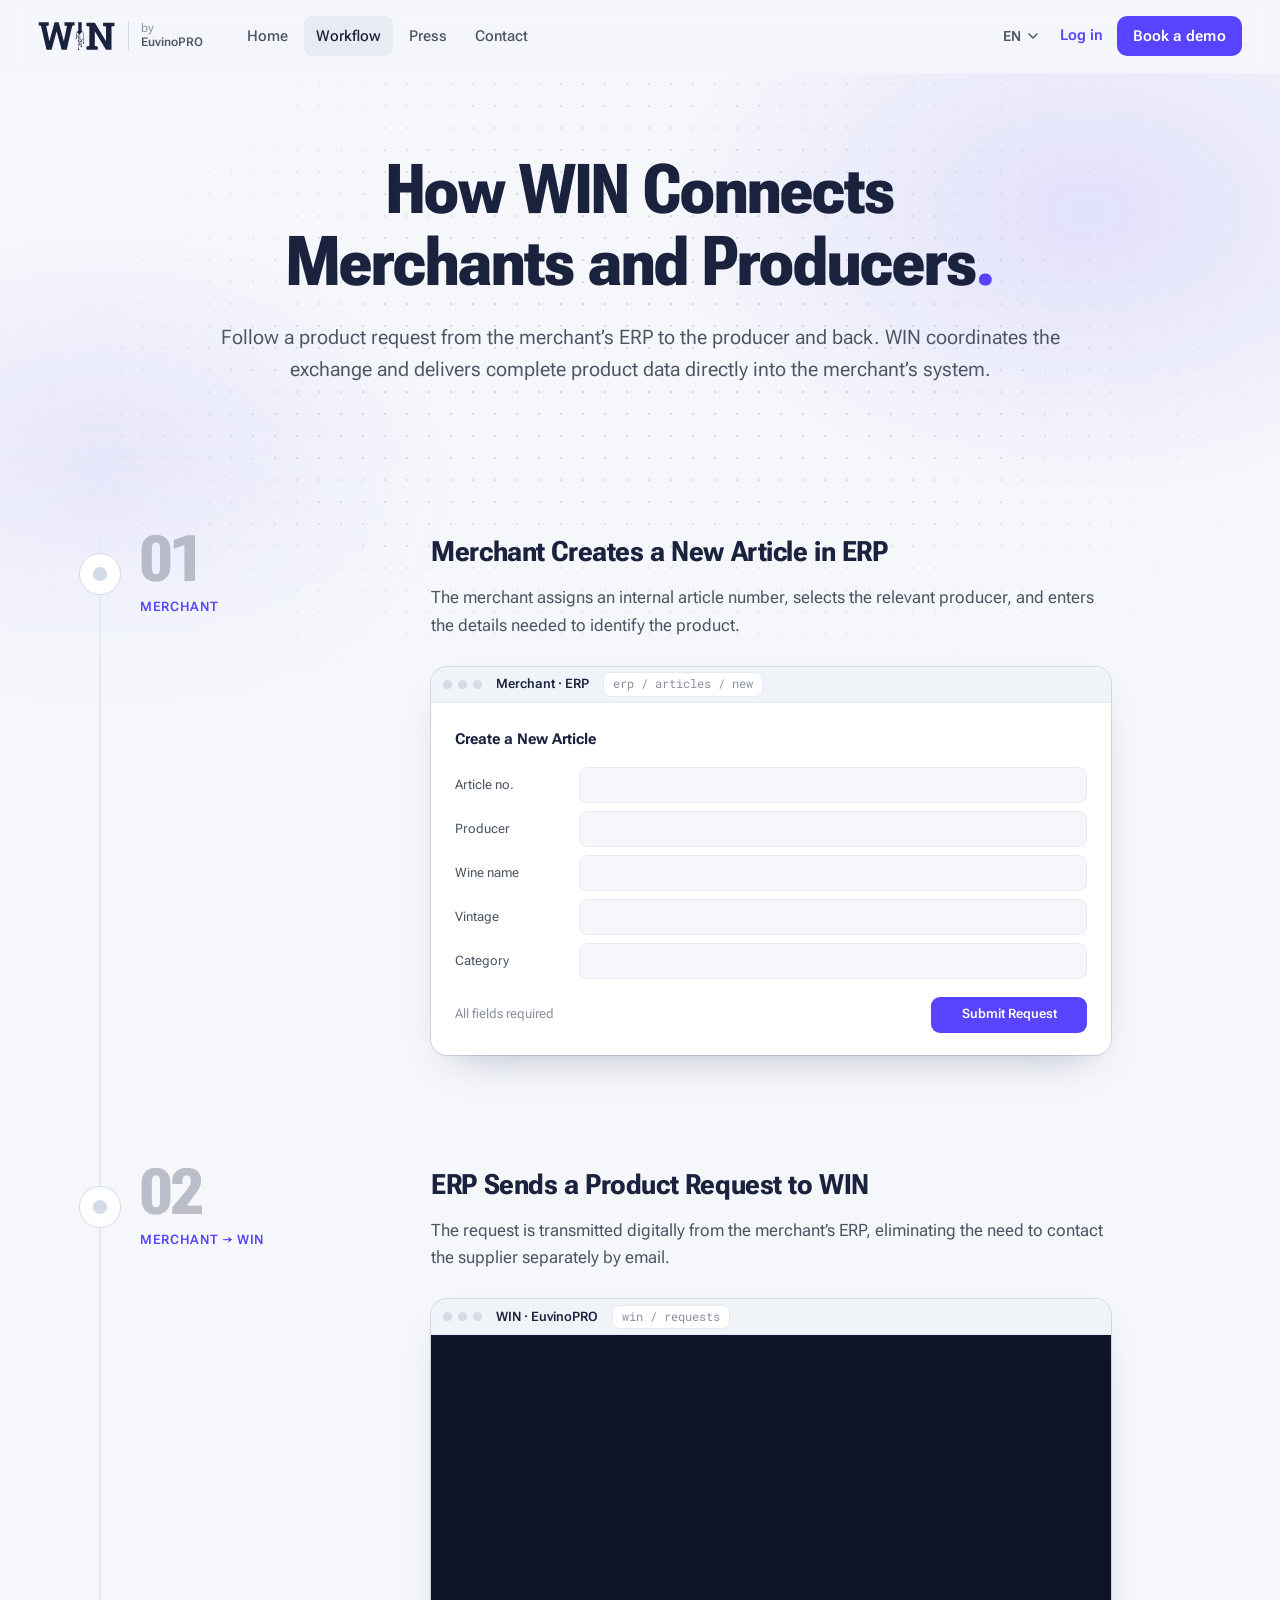
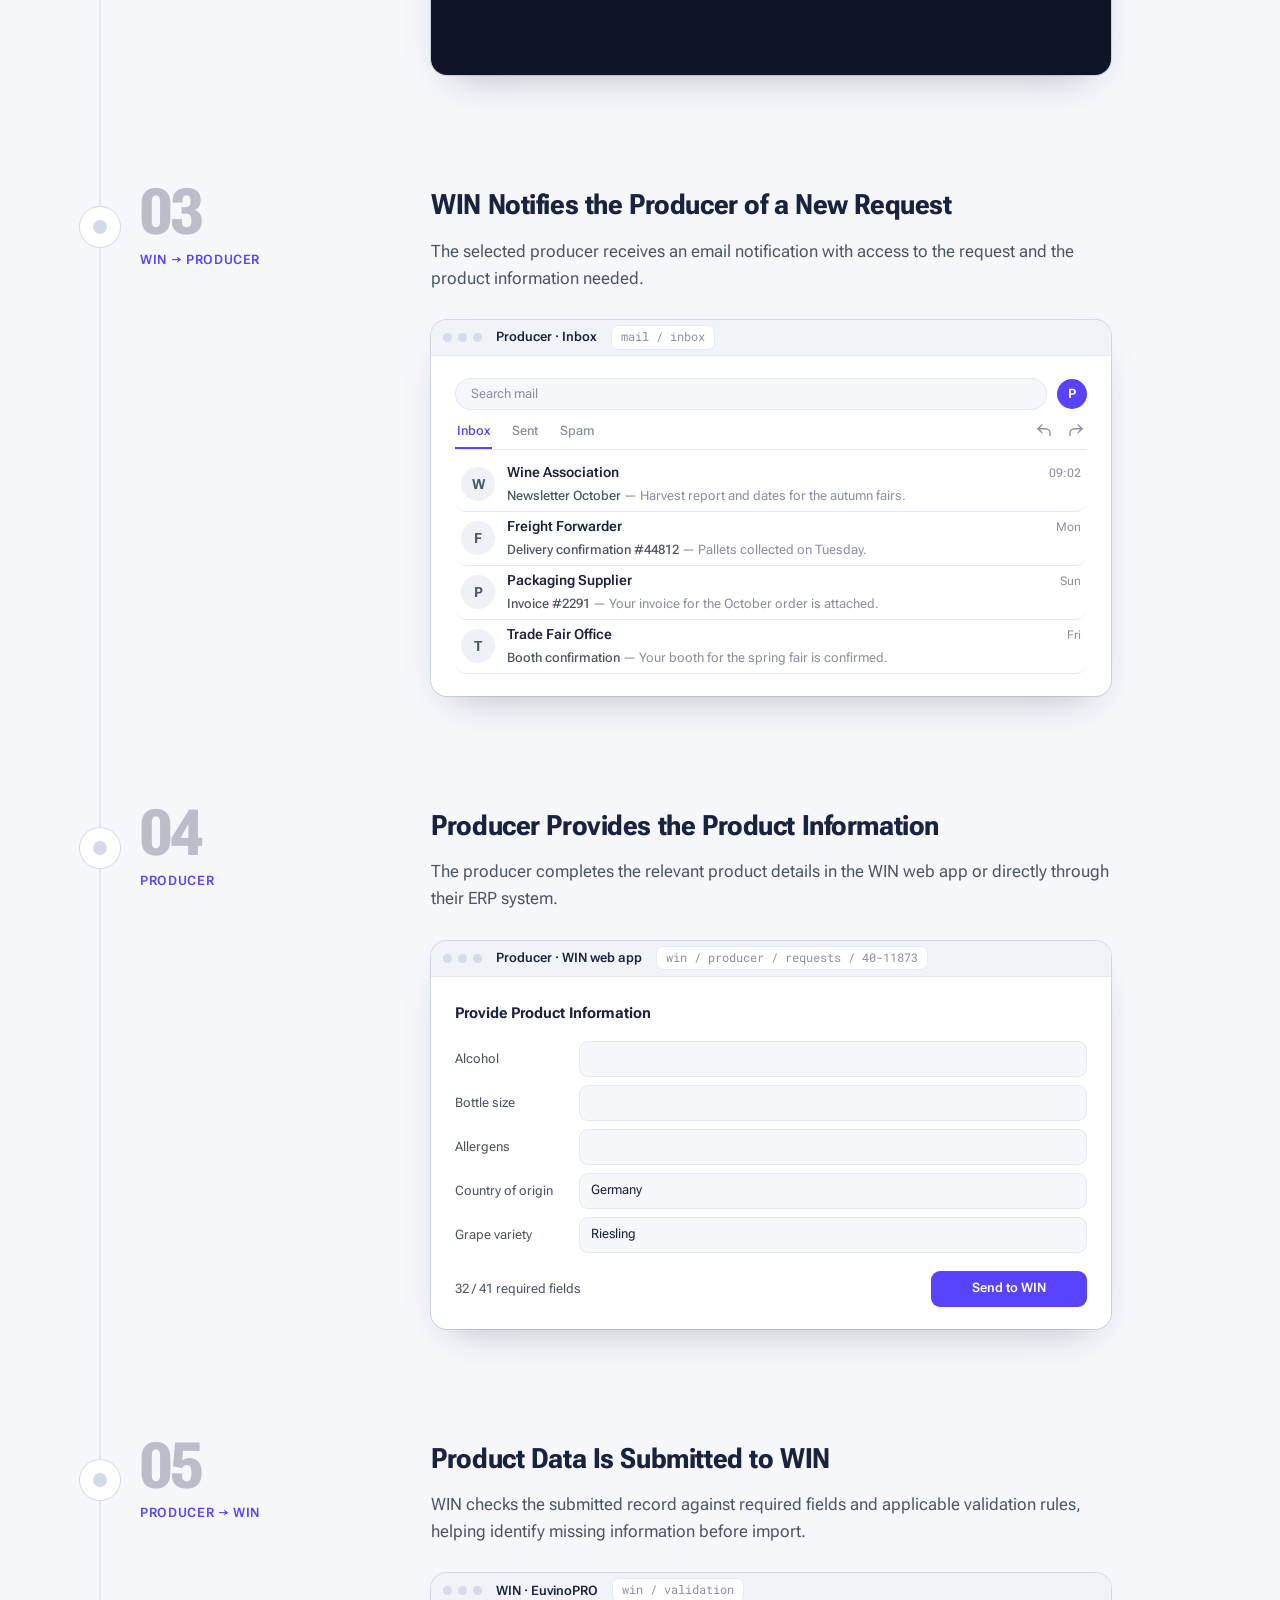
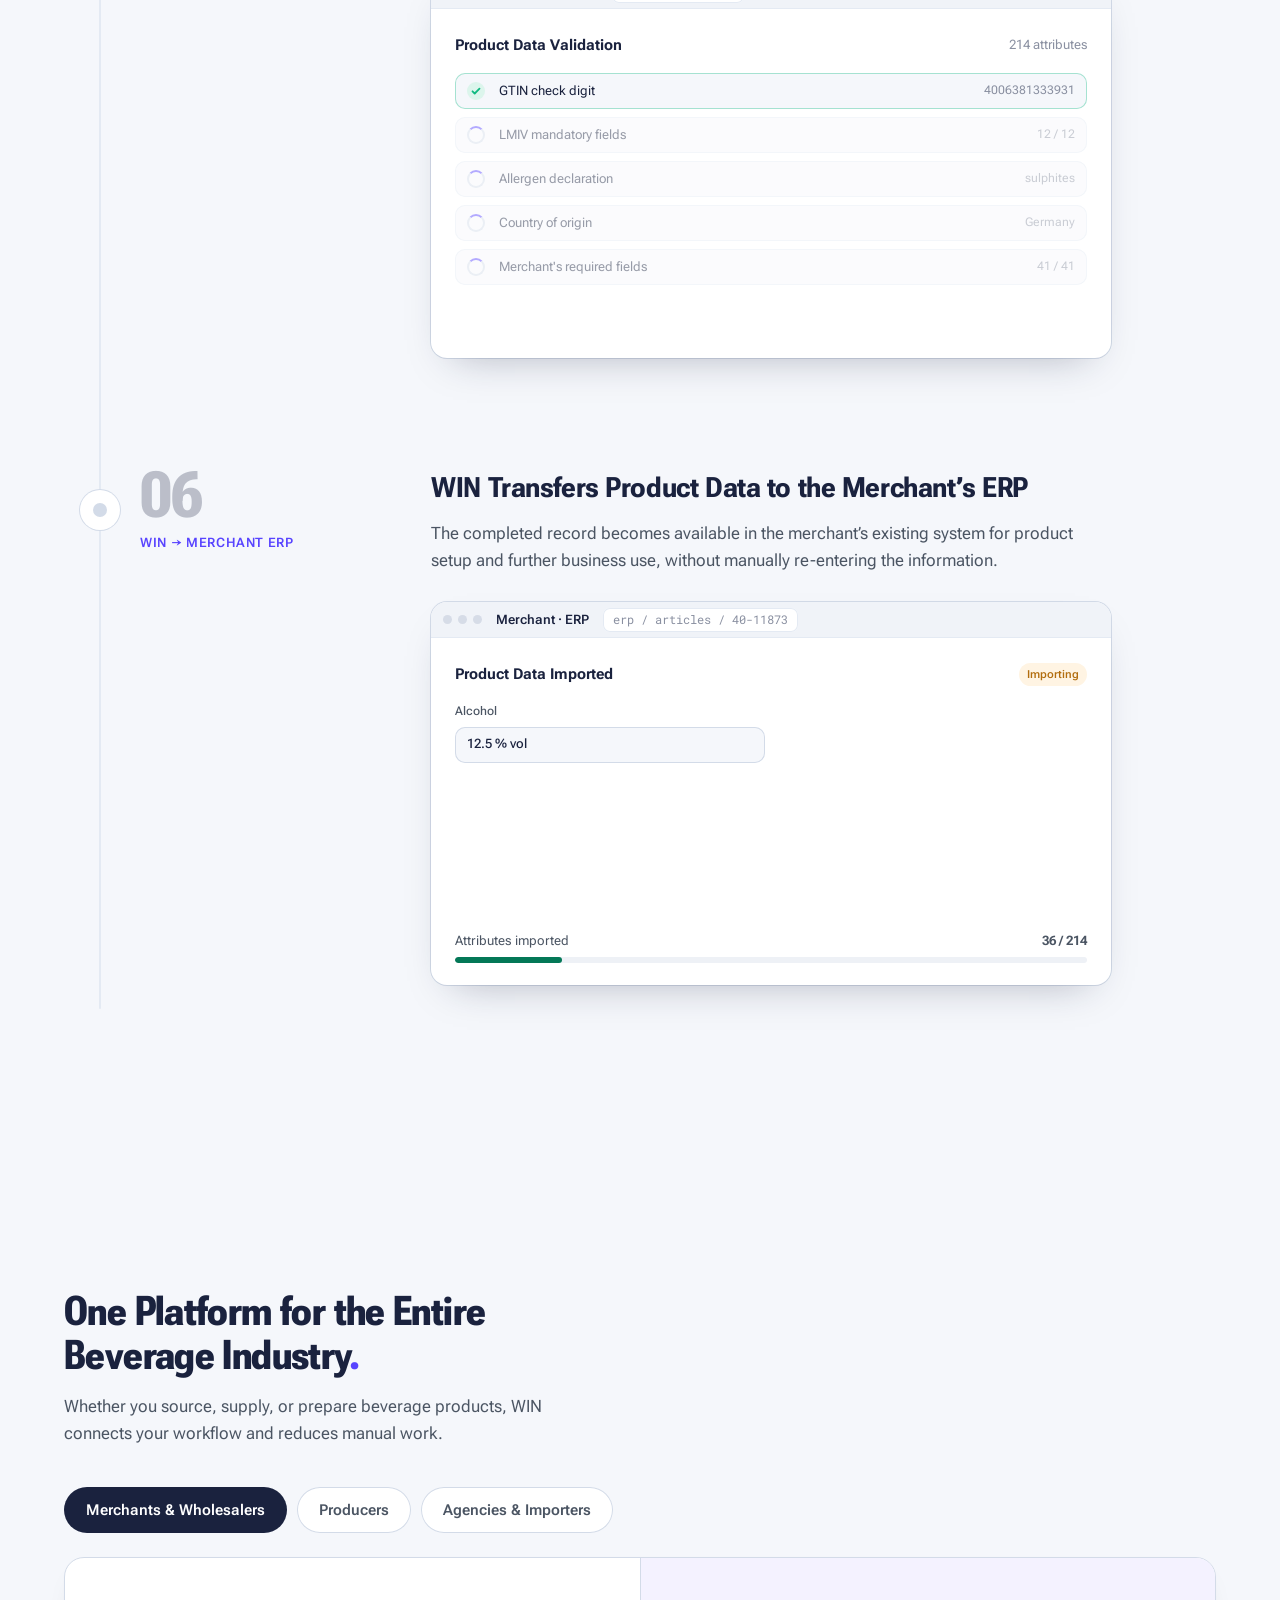
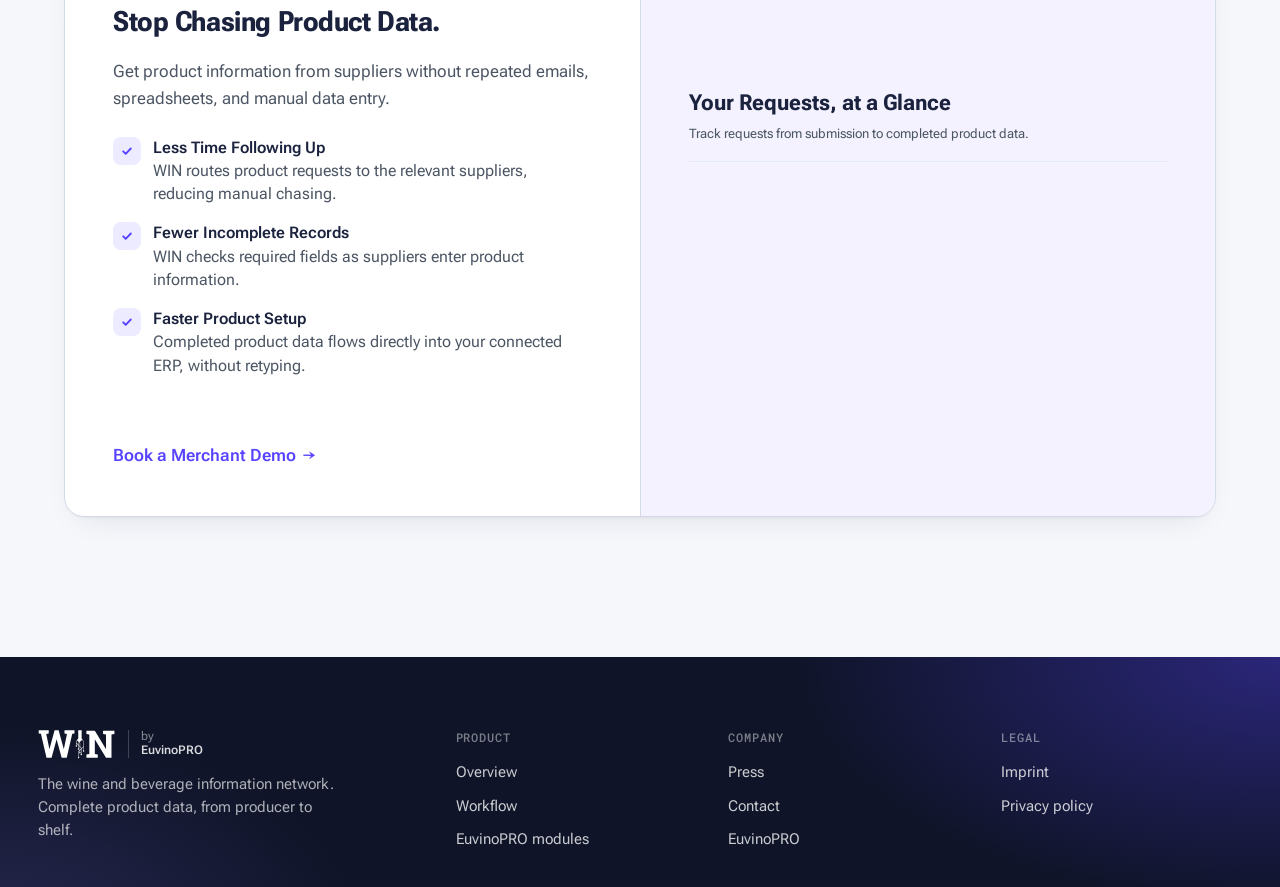
<file: solution.html>
<!doctype html>
<html lang="en">
<head>
  <meta charset="utf-8">
  <meta name="viewport" content="width=device-width, initial-scale=1">
  <title>WIN</title>
  <meta name="description" content="How WIN works, step by step: a merchant requests product data, the producer answers once, WIN checks it and delivers it to the ERP.">
  <meta name="robots" content="noindex">
  <link rel="icon" href="assets/brand/favicon.svg?v=2" type="image/svg+xml">
  <link rel="preconnect" href="https://fonts.googleapis.com">
  <link rel="preconnect" href="https://fonts.gstatic.com" crossorigin>
  <link href="https://fonts.googleapis.com/css2?family=Roboto+Flex:opsz,wdth,wght@8..144,25..151,300..900&family=Roboto+Mono:wght@400;500&display=swap" rel="stylesheet">
  <link rel="stylesheet" href="css/styles.css">
<script src="js/lang-de.js"></script>
<script src="js/i18n.js"></script>
</head>
<body data-page="solution">
<script src="js/layout.js"></script>

<main>
  <section class="gx-intro sol-intro" aria-labelledby="solTitle">
    <div class="hero-bg" aria-hidden="true"></div>
    <div class="container gx-intro-inner">
      <h1 id="solTitle">How WIN Connects Merchants and Producers<span class="dot">.</span></h1>
      <p class="lead">Follow a product request from the merchant’s ERP to the producer and back. WIN coordinates the exchange and delivers complete product data directly into the merchant’s system.</p>
    </div>
  </section>

  <section class="section sol-tl" aria-label="How it works, step by step">
    <div class="container">
      <div class="tl" data-tl>
        <span class="tl-line" aria-hidden="true"><i data-tl-fill></i></span>
        <ol class="tl-list">
      <li class="tl-row">
        <div class="tl-side"><span class="tl-dot" aria-hidden="true"><i></i></span><span class="tl-num">01</span><span class="tl-who">Merchant</span></div>
        <div class="tl-body">
          <span class="tl-num-m">01 · Merchant</span>
          <h3>Merchant Creates a New Article in ERP</h3>
          <p>The merchant assigns an internal article number, selects the relevant producer, and enters the details needed to identify the product.</p>
          <div class="scr-win tl-scr" data-loop="erp-new" aria-hidden="true">
            <div class="pane-bar"><i></i><i></i><i></i><span class="scr-party"><b>Merchant · ERP</b></span><span class="scr-url">erp / articles / new</span></div>
            <div class="scr-body">
              <div class="scr-view is-on" data-screen="erp-new">
                <div class="scr-h"><b>Create a New Article</b></div>
                <div class="frm">
                  <label>Article no.</label><div class="inp mono" data-type="40-11873"><span class="tv">40-11873</span><i class="ui-caret"></i></div>
                  <label>Producer</label><div class="inp" data-type="Producer A"><span class="tv">Producer A</span><i class="ui-caret"></i></div>
                  <label>Wine name</label><div class="inp" data-type="Riesling, dry"><span class="tv">Riesling, dry</span><i class="ui-caret"></i></div>
                  <label>Vintage</label><div class="inp mono" data-type="2025"><span class="tv">2025</span><i class="ui-caret"></i></div>
                  <label>Category</label><div class="inp" data-type="Still wine"><span class="tv">Still wine</span><i class="ui-caret"></i></div>
                </div>
                <div class="scr-actions"><span class="muted">All fields required</span><span class="btn-fake" data-btn>Request Sent</span></div>
              </div>
            </div>
          </div>
        </div>
      </li>
      <li class="tl-row">
        <div class="tl-side"><span class="tl-dot" aria-hidden="true"><i></i></span><span class="tl-num">02</span><span class="tl-who">Merchant → WIN</span></div>
        <div class="tl-body">
          <span class="tl-num-m">02 · Merchant → WIN</span>
          <h3>ERP Sends a Product Request to WIN</h3>
          <p>The request is transmitted digitally from the merchant’s ERP, eliminating the need to contact the supplier separately by email.</p>
          <div class="scr-win tl-scr" data-loop="win-route" aria-hidden="true">
            <div class="pane-bar"><i></i><i></i><i></i><span class="scr-party"><b>WIN · EuvinoPRO</b></span><span class="scr-url">win / requests</span></div>
            <div class="scr-body">
              <div class="scr-view is-on" data-screen="win-route">
                <div class="code" data-lines></div>
              </div>
            </div>
          </div>
        </div>
      </li>
      <li class="tl-row">
        <div class="tl-side"><span class="tl-dot" aria-hidden="true"><i></i></span><span class="tl-num">03</span><span class="tl-who">WIN → Producer</span></div>
        <div class="tl-body">
          <span class="tl-num-m">03 · WIN → Producer</span>
          <h3>WIN Notifies the Producer of a New Request</h3>
          <p>The selected producer receives an email notification with access to the request and the product information needed.</p>
          <div class="scr-win tl-scr" data-loop="mail" aria-hidden="true">
            <div class="pane-bar"><i></i><i></i><i></i><span class="scr-party"><b>Producer · Inbox</b></span><span class="scr-url">mail / inbox</span></div>
            <div class="scr-body">
              <div class="scr-view is-on" data-screen="mail">
                <div class="mx-drawer" aria-hidden="true"><span class="mx-dot">W</span><span><b>New Mail</b><small>WIN · EuvinoPRO</small></span></div>
                <div class="mx">
                  <div class="mx-bar"><span class="mx-search">Search mail</span><span class="mx-av">P</span></div>
                  <div class="mx-tabs">
                    <span class="mx-tab is-on">Inbox</span><span class="mx-tab">Sent</span><span class="mx-tab">Spam</span>
                    <span class="mx-acts" aria-hidden="true"><svg viewBox="0 0 24 24"><path d="M9 14L4 9l5-5"/><path d="M4 9h10a6 6 0 016 6v3"/></svg><svg viewBox="0 0 24 24"><path d="M15 14l5-5-5-5"/><path d="M20 9H10a6 6 0 00-6 6v3"/></svg></span>
                  </div>
                  <div class="mx-list">
                    <div class="mx-row is-new"><span class="mx-dot">W</span><div class="mx-main"><span class="mx-top"><b>WIN · EuvinoPRO</b><span class="mx-time">11:20</span></span><span class="mx-line"><span class="mx-sub">New product request: Riesling, dry 2025</span><span class="mx-snip"> — Please complete 41 required fields for the merchant. Open the request in WIN.</span></span></div></div>
                    <div class="mx-row"><span class="mx-dot is-g">W</span><div class="mx-main"><span class="mx-top"><b>Wine Association</b><span class="mx-time">09:02</span></span><span class="mx-line"><span class="mx-sub">Newsletter October</span><span class="mx-snip"> — Harvest report and dates for the autumn fairs.</span></span></div></div>
                    <div class="mx-row"><span class="mx-dot is-g" data-de="S">F</span><div class="mx-main"><span class="mx-top"><b>Freight Forwarder</b><span class="mx-time">Mon</span></span><span class="mx-line"><span class="mx-sub">Delivery confirmation #44812</span><span class="mx-snip"> — Pallets collected on Tuesday.</span></span></div></div>
                    <div class="mx-row"><span class="mx-dot is-g" data-de="V">P</span><div class="mx-main"><span class="mx-top"><b>Packaging Supplier</b><span class="mx-time">Sun</span></span><span class="mx-line"><span class="mx-sub">Invoice #2291</span><span class="mx-snip"> — Your invoice for the October order is attached.</span></span></div></div>
                    <div class="mx-row"><span class="mx-dot is-g" data-de="M">T</span><div class="mx-main"><span class="mx-top"><b>Trade Fair Office</b><span class="mx-time">Fri</span></span><span class="mx-line"><span class="mx-sub">Booth confirmation</span><span class="mx-snip"> — Your booth for the spring fair is confirmed.</span></span></div></div>
                    <div class="mx-row"><span class="mx-dot is-g" data-de="K">C</span><div class="mx-main"><span class="mx-top"><b>Cork Supplier</b><span class="mx-time">Thu</span></span><span class="mx-line"><span class="mx-sub">Order dispatched</span><span class="mx-snip"> — Your cork order left the warehouse today.</span></span></div></div>
                  </div>
                </div>
              </div>
            </div>
          </div>
        </div>
      </li>
      <li class="tl-row">
        <div class="tl-side"><span class="tl-dot" aria-hidden="true"><i></i></span><span class="tl-num">04</span><span class="tl-who">Producer</span></div>
        <div class="tl-body">
          <span class="tl-num-m">04 · Producer</span>
          <h3>Producer Provides the Product Information</h3>
          <p>The producer completes the relevant product details in the WIN web app or directly through their ERP system.</p>
          <div class="scr-win tl-scr" data-loop="form" aria-hidden="true">
            <div class="pane-bar"><i></i><i></i><i></i><span class="scr-party"><b>Producer · WIN web app</b></span><span class="scr-url">win / producer / requests / 40-11873</span></div>
            <div class="scr-body">
              <div class="scr-view is-on" data-screen="form">
                <div class="scr-h"><b>Provide Product Information</b></div>
                <div class="frm frm-data">
                  <label>Alcohol</label><div class="inp mono" data-type="12.5 % vol"><span class="tv"></span><i class="ui-caret"></i></div>
                  <label>Bottle size</label><div class="inp mono" data-type="0.75 l"><span class="tv"></span><i class="ui-caret"></i></div>
                  <label>Allergens</label><div class="inp" data-type="Contains sulphites"><span class="tv"></span><i class="ui-caret"></i></div>
                  <label>Country of origin</label><div class="inp">Germany</div>
                  <label>Grape variety</label><div class="inp">Riesling</div>
                </div>
                <div class="scr-actions"><span class="frm-count" data-count>32 / 41 required fields</span><span class="btn-fake" data-btn>Send to WIN</span></div>
              </div>
            </div>
          </div>
        </div>
      </li>
      <li class="tl-row">
        <div class="tl-side"><span class="tl-dot" aria-hidden="true"><i></i></span><span class="tl-num">05</span><span class="tl-who">Producer → WIN</span></div>
        <div class="tl-body">
          <span class="tl-num-m">05 · Producer → WIN</span>
          <h3>Product Data Is Submitted to WIN</h3>
          <p>WIN checks the submitted record against required fields and applicable validation rules, helping identify missing information before import.</p>
          <div class="scr-win tl-scr" data-loop="win-check" aria-hidden="true">
            <div class="pane-bar"><i></i><i></i><i></i><span class="scr-party"><b>WIN · EuvinoPRO</b></span><span class="scr-url">win / validation</span></div>
            <div class="scr-body">
              <div class="scr-view is-on" data-screen="win-check">
                <div class="scr-h"><b>Product Data Validation</b><span class="muted">214 attributes</span></div>
                <ul class="checklist" data-checks>
                  <li>GTIN check digit<span>4006381333931</span></li>
                  <li>LMIV mandatory fields<span>12 / 12</span></li>
                  <li>Allergen declaration<span>sulphites</span></li>
                  <li>Country of origin<span>Germany</span></li>
                  <li>Merchant's required fields<span>41 / 41</span></li>
                </ul>
                <div class="approved" data-approved>Record approved, sending to the merchant</div>
              </div>
            </div>
          </div>
        </div>
      </li>
      <li class="tl-row">
        <div class="tl-side"><span class="tl-dot" aria-hidden="true"><i></i></span><span class="tl-num">06</span><span class="tl-who">WIN → Merchant ERP</span></div>
        <div class="tl-body">
          <span class="tl-num-m">06 · WIN → Merchant ERP</span>
          <h3>WIN Transfers Product Data to the Merchant’s ERP</h3>
          <p>The completed record becomes available in the merchant’s existing system for product setup and further business use, without manually re-entering the information.</p>
          <div class="scr-win tl-scr" data-loop="erp-done" aria-hidden="true">
            <div class="pane-bar"><i></i><i></i><i></i><span class="scr-party"><b>Merchant · ERP</b></span><span class="scr-url">erp / articles / 40-11873</span></div>
            <div class="scr-body">
              <div class="scr-view is-on" data-screen="erp-done">
                <div class="scr-h"><b>Product Data Imported</b><span class="pill" data-status>Waiting</span></div>
                <div class="attr" data-attrs>
                  <div><span>Alcohol</span><b>12.5 % vol</b></div>
                  <div><span>Bottle size</span><b>0.75 l</b></div>
                  <div><span>Allergens</span><b>Contains sulphites</b></div>
                  <div><span>GTIN</span><b>4006381333931</b></div>
                  <div><span>Source</span><b>Producer via WIN</b></div>
                  <div><span>Imported</span><b>11:20:42</b></div>
                </div>
                <div class="erp-detail is-on"><span>Attributes imported</span><b data-imp>0 / 214</b><i><em data-imp-bar></em></i></div>
              </div>
            </div>
          </div>
        </div>
      </li>
        </ol>
      </div>
    </div>
  </section>

  <!-- ============ ROLES (moved from Home) ============ -->
  <section class="section" id="solutions">
    <div class="container">
      <div class="section-head reveal">
        <h2>One Platform for the Entire<br class="h-br"> <span class="nw">Beverage Industry</span><span class="dot">.</span></h2>
        <p class="lead">Whether you source, supply, or prepare beverage products, WIN connects your workflow and reduces manual work.</p>
      </div>
      <div class="roles-tabs" role="tablist" aria-label="Role">
        <button class="role-tab" role="tab" aria-selected="true" data-role="merchants">Merchants &amp; Wholesalers</button>
        <button class="role-tab" role="tab" aria-selected="false" data-role="producers">Producers</button>
        <button class="role-tab" role="tab" aria-selected="false" data-role="agencies">Agencies &amp; Importers</button>
      </div>

      <div class="role-panel is-active" data-panel="merchants" role="tabpanel">
        <div class="role-copy">
          <h3>Stop Chasing Product Data.</h3>
          <p>Get product information from suppliers without repeated emails, spreadsheets, and manual data entry.</p>
          <ul class="role-list">
            <li><div><b>Less Time Following Up</b>WIN routes product requests to the relevant suppliers, reducing manual chasing.</div></li>
            <li><div><b>Fewer Incomplete Records</b>WIN checks required fields as suppliers enter product information.</div></li>
            <li><div><b>Faster Product Setup</b>Completed product data flows directly into your connected ERP, without retyping.</div></li>
          </ul>
          <a class="text-link" href="contact.html?topic=demo">Book a Merchant Demo</a>
        </div>
        <div class="role-visual rv2" data-rv="merchants" aria-hidden="true">
          <div class="rv2-head"><b>Your Requests, at a Glance</b><span>Track requests from submission to completed product data.</span></div>
          <div class="rv2-stage">
            <div class="rv2-row" data-i="0" style="--d:0s"><span class="rv2-who">Producer A</span><span class="rv2-act">Request Sent</span><span class="rv2-state"><i></i>Waiting</span></div>
            <div class="rv2-row" data-i="1" style="--d:.9s"><span class="rv2-who">Producer B</span><span class="rv2-act">Data Submitted</span><span class="rv2-state is-mid"><i></i>In Progress</span></div>
            <div class="rv2-row" data-i="2" style="--d:1.8s"><span class="rv2-who">Producer C</span><span class="rv2-act">Data Complete</span><span class="rv2-state is-done"><i></i>Complete</span></div>
          </div>
        </div>
      </div>

      <div class="role-panel" data-panel="producers" role="tabpanel">
        <div class="role-copy">
          <h3>Enter Once. Share on Your Terms.</h3>
          <p>Manage your product information and respond to merchant requests through WIN or your ERP.</p>
          <span class="role-tag">Free for Producers</span>
          <ul class="role-list">
            <li><div><b>Less Repetitive Data Entry</b>Enter product information digitally once and reuse it for merchant requests.</div></li>
            <li><div><b>Work with Your Existing Systems</b>Respond through the WIN web app or your ERP system.</div></li>
            <li><div><b>Reach Your Trade Partners</b>Make your product portfolio available to participating merchants through WIN.</div></li>
          </ul>
          <a class="text-link" href="contact.html?topic=producer">Register as a Producer</a>
        </div>
        <div class="role-visual rv2" data-rv="producers" aria-hidden="true">
          <div class="rv2-head"><b>Your Product Data, Ready to Share</b><span>Manage product information and respond to incoming requests.</span></div>
          <div class="rv2-stage">
            <div class="rv2-record">
              <div class="rv2-rec-head"><b>Riesling, Dry 2025</b><span class="rv2-state is-done"><i></i>Complete</span></div>
              <ul class="rv2-fields">
                <li><span>GTIN</span><b>4006381333931</b></li>
                <li><span>Bottle Size</span><b>0.75 L</b></li>
                <li><span>Alcohol</span><b>12.5 % vol</b></li>
                <li><span>Country of Origin</span><b>Germany</b></li>
                <li><span>Allergens</span><b>Contains sulphites</b></li>
              </ul>
            </div>
            <div class="rv2-row rv2-req"><span class="rv2-who">Merchant A</span><span class="rv2-act">Request Answered</span><span class="rv2-state is-done"><i></i>Complete</span></div>
          </div>
        </div>
      </div>

      <div class="role-panel" data-panel="agencies" role="tabpanel">
        <div class="role-copy">
          <h3>Prepare Product Data for Your Market.</h3>
          <p>Handle product requests for the producers you represent and prepare product information for your target market.</p>
          <ul class="role-list">
            <li><div><b>Receive Relevant Requests Automatically</b>WIN forwards requests for represented products according to the producer’s forwarding rules.</div></li>
            <li><div><b>Prepare Data for Local Markets</b>Refine and prepare product records for your target market.</div></li>
            <li><div><b>Reduce Manual Coordination</b>Configured forwarding rules help relevant requests reach your agency without repeated manual routing.</div></li>
          </ul>
          <a class="text-link" href="contact.html?topic=agency">Discuss the Agency Model</a>
        </div>
        <div class="role-visual rv2" data-rv="agencies" aria-hidden="true">
          <div class="rv2-head"><b>Relevant Requests, Automatically Routed</b><span>Receive requests for represented products and prepare the data for your market.</span></div>
          <div class="rv2-stage">
            <div class="rv2-flow"><span class="rv2-chip">Producer</span><span class="rv2-arrow"><i></i></span><span class="rv2-chip is-ag">Agency</span></div>
            <div class="rv2-rule"><b>Forwarding rule enabled</b><span class="rv2-toggle is-on"></span></div>
            <div class="rv2-record">
              <div class="rv2-rec-head"><b>Riesling, Dry 2025</b><span class="rv2-state is-done"><i></i>Prepared</span></div>
              <ul class="rv2-fields">
                <li><span>Target Market</span><b>Local market</b></li>
                <li><span>Market Description</span><b>Added</b></li>
                <li><span>Local Labelling Details</span><b>Added</b></li>
              </ul>
            </div>
          </div>
        </div>
      </div>
    </div>
  </section>

</main>

<script>WINi18n.start();</script>
<script src="js/solution.js"></script>
</body>
</html>
</file>
<file: css/styles.css>
/* =========================================================
   WIN — concept redesign
   Brand: EuvinoPRO language (navy / violet) + WIN orange
   ========================================================= */

:root {
  /* Brand */
  --navy: #1a223e;
  --navy-900: #0f1428;
  --navy-800: #161d36;
  --navy-700: #232c4d;
  --violet: #5844ff;
  --violet-600: #4733f0;
  --violet-100: #ecebff;
  --orange: #e57f09; /* warnings only */
  --accent: var(--violet);
  --accent-light: #a99dff;
  --accent-soft: #f4f2ff;
  --orange-100: var(--accent-soft);
  --teal: #048ba8;
  --teal-100: #e1f3f7;
  /* Success (one green for every success state: valid, done, sent, complete, approved) */
  --success: #10b981;      /* icons, strokes, fills */
  --success-600: #047857;  /* text on light, filled buttons with white text (AA) */
  --success-100: #dcf5ec;  /* soft background */
  --red: #d9483b;

  /* Neutrals */
  --bg: #f5f7fb;
  --surface: #ffffff;
  --line: #e4eaf3;
  --line-strong: #d3dbe8;
  --ink: var(--navy);
  --ink-2: #4b5563;
  --ink-3: #8a90a1;

  /* Type */
  --font: "Roboto Flex", Roboto, system-ui, sans-serif;
  --mono: "Roboto Mono", ui-monospace, monospace;

  /* Layout */
  --max: 1200px;
  --gutter: 24px;
  --radius: 14px;
  --radius-lg: 22px;

  --shadow-sm: 0 1px 2px rgba(26, 34, 62, .06), 0 1px 1px rgba(26, 34, 62, .04);
  --shadow-md: 0 10px 30px -12px rgba(26, 34, 62, .18), 0 2px 6px rgba(26, 34, 62, .05);
  --shadow-lg: 0 40px 80px -30px rgba(26, 34, 62, .35), 0 12px 30px -12px rgba(26, 34, 62, .15);

  --ease: cubic-bezier(.2, .7, .2, 1);
}

*, *::before, *::after { box-sizing: border-box; }
html { scroll-behavior: smooth; scroll-padding-top: 88px; -webkit-text-size-adjust: 100%; }
body {
  margin: 0;
  font-family: var(--font);
  font-size: 17px;
  line-height: 1.6;
  color: var(--ink);
  background: var(--bg);
  -webkit-font-smoothing: antialiased;
  overflow-x: hidden;
}
img, svg { display: block; max-width: 100%; }
a { color: inherit; text-decoration: none; }
button { font: inherit; color: inherit; cursor: pointer; border: 0; background: none; padding: 0; }
:focus-visible { outline: 2px solid var(--violet); outline-offset: 3px; border-radius: 6px; }

.container { width: 100%; max-width: var(--max); margin: 0 auto; padding: 0 var(--gutter); }
.sr-only { position: absolute; width: 1px; height: 1px; overflow: hidden; clip: rect(0 0 0 0); white-space: nowrap; }

/* ---------- Type ---------- */
.display, h1, h2, h3 {
  font-variation-settings: "wdth" 78, "opsz" 72;
  font-weight: 700;
  letter-spacing: -0.015em;
  line-height: 1.04;
  margin: 0;
}
h1 { font-size: clamp(44px, 6.4vw, 84px); }
h2 { font-size: clamp(34px, 4.4vw, 56px); }
h3 { font-size: 24px; line-height: 1.15; font-variation-settings: "wdth" 85, "opsz" 32; }
.dot { color: var(--accent); }
p { margin: 0; }
.lead { font-size: clamp(18px, 1.6vw, 21px); color: var(--ink-2); line-height: 1.55; max-width: 60ch; }
.eyebrow {
  display: inline-flex; align-items: center; gap: 10px;
  font-family: var(--mono); font-size: 12.5px; font-weight: 500;
  letter-spacing: .08em; text-transform: uppercase; color: var(--ink-2);
}
.eyebrow::before { content: ""; width: 18px; height: 2px; background: var(--accent); border-radius: 2px; }
.mono { font-family: var(--mono); }

.section { padding: clamp(80px, 11vw, 140px) 0; position: relative; }
.section-head { display: grid; gap: 18px; max-width: 760px; margin-bottom: clamp(40px, 6vw, 64px); }
.section-head.center { margin-inline: auto; text-align: center; justify-items: center; }

/* ---------- Buttons (text-only by default) ---------- */
.btn {
  display: inline-flex; align-items: center; justify-content: center;
  height: 48px; padding: 0 22px; border-radius: 12px;
  font-weight: 600; font-size: 16px; letter-spacing: .005em;
  transition: transform .2s var(--ease), background .2s, box-shadow .2s, color .2s;
  white-space: nowrap;
}
.btn:active { transform: translateY(1px); }
.btn-primary { background: var(--violet); color: #fff; }
.btn-primary:hover { background: var(--violet-600); }
.btn-primary:focus-visible { outline: none; box-shadow: 0 0 0 3px #fff, 0 0 0 5px var(--violet); }
.btn-secondary { background: var(--surface); color: var(--ink); box-shadow: inset 0 0 0 1px var(--line-strong); }
.btn-secondary:hover { box-shadow: inset 0 0 0 1px var(--ink-3); }
.btn-ghost-light { color: #fff; box-shadow: inset 0 0 0 1px rgba(255,255,255,.28); }
.btn-ghost-light:hover { box-shadow: inset 0 0 0 1px rgba(255,255,255,.6); }
.btn-sm { height: 40px; padding: 0 16px; font-size: 15px; border-radius: 10px; }

.text-link { color: var(--violet); font-weight: 600; display: inline-flex; gap: 6px; align-items: center; }
.text-link::after { content: "→"; transition: transform .2s var(--ease); }
.text-link:hover::after { transform: translateX(3px); }

/* ---------- Concept strip ---------- */
.concept-strip {
  background: var(--navy-900); color: rgba(255,255,255,.72);
  font-size: 13px; text-align: center; padding: 8px var(--gutter);
}
.concept-strip strong { color: #fff; font-weight: 600; }

/* ---------- Nav ---------- */
.nav {
  position: sticky; top: 0; z-index: 50;
  background: rgba(245, 247, 251, .78);
  backdrop-filter: saturate(1.6) blur(14px);
  -webkit-backdrop-filter: saturate(1.6) blur(14px);
  border-bottom: 1px solid transparent;
  transition: border-color .3s, background .3s;
}
.nav.is-scrolled { border-bottom-color: var(--line); background: rgba(255, 255, 255, .85); }
.nav-inner { height: 72px; display: flex; align-items: center; gap: 32px; width: 100%; padding: 0 clamp(20px, 3vw, 48px); }
.brand { display: flex; align-items: center; gap: 12px; flex-shrink: 0; }
.win-logo { height: 30px; width: auto; }
.win-logo__type { fill: var(--navy); }
.win-logo__vine { fill: var(--navy); }
.brand-by { font-size: 12px; color: var(--ink-3); line-height: 1.15; padding-left: 12px; border-left: 1px solid var(--line-strong); }
.brand-by b { display: block; color: var(--ink-2); font-weight: 600; }

.nav-links { display: flex; gap: 4px; margin-right: auto; }
.nav-links a {
  font-size: 15px; font-weight: 500; color: var(--ink-2);
  padding: 8px 12px; border-radius: 8px; transition: color .2s, background .2s;
}
.nav-links a:hover { color: var(--ink); background: rgba(26,34,62,.05); }
.nav-actions { display: flex; align-items: center; gap: 14px; }
.nav-login { font-size: 15px; font-weight: 500; color: var(--ink-2); }
.nav-login:hover { color: var(--ink); }

.lang-toggle {
  display: inline-flex; padding: 3px; border-radius: 10px;
  background: rgba(26,34,62,.06); position: relative;
}
.lang-toggle button {
  font-family: var(--mono); font-size: 12px; font-weight: 500; letter-spacing: .06em;
  width: 38px; height: 28px; border-radius: 7px; color: var(--ink-3);
  position: relative; z-index: 1; transition: color .2s;
}
.lang-toggle button[aria-pressed="true"] { color: var(--ink); }
.lang-toggle .lang-thumb {
  position: absolute; top: 3px; left: 3px; width: 38px; height: 28px; border-radius: 7px;
  background: var(--surface); box-shadow: var(--shadow-sm); transition: transform .25s var(--ease);
}
.lang-toggle[data-lang="de"] .lang-thumb { transform: translateX(38px); }

.nav-burger { display: none; width: 40px; height: 40px; border-radius: 10px; align-items: center; justify-content: center; }
.nav-burger span, .nav-burger span::before, .nav-burger span::after {
  display: block; width: 18px; height: 2px; background: var(--ink); border-radius: 2px; position: relative; transition: transform .25s var(--ease), opacity .2s;
}
.nav-burger span::before, .nav-burger span::after { content: ""; position: absolute; left: 0; }
.nav-burger span::before { top: -6px; }
.nav-burger span::after { top: 6px; }
.nav.is-open .nav-burger span { background: transparent; }
.nav.is-open .nav-burger span::before { transform: translateY(6px) rotate(45deg); }
.nav.is-open .nav-burger span::after { transform: translateY(-6px) rotate(-45deg); }

.mobile-menu { display: none; }

.lang-notice {
  position: fixed; left: 50%; bottom: 24px; z-index: 80;
  transform: translate(-50%, 20px); opacity: 0; pointer-events: none;
  background: var(--navy); color: #fff; font-size: 14px;
  padding: 12px 18px; border-radius: 12px; box-shadow: var(--shadow-lg);
  transition: opacity .3s, transform .3s var(--ease); max-width: calc(100% - 32px); text-align: center;
}
.lang-notice.is-visible { opacity: 1; transform: translate(-50%, 0); }

/* ---------- Hero ---------- */
.hero { position: relative; padding: clamp(56px, 8vw, 96px) 0 0; overflow: hidden; }
.hero-bg {
  position: absolute; inset: 0; pointer-events: none; z-index: 0;
  background:
    radial-gradient(600px 400px at 85% 138px, rgba(88, 68, 255, .12), transparent 70%),
    radial-gradient(500px 360px at 8% 413px, rgba(88,68,255, .10), transparent 70%);
}
.hero-bg::after {
  content: ""; position: absolute; inset: 0;
  background-image: radial-gradient(rgba(26,34,62,.13) 1px, transparent 1px);
  background-size: 22px 22px;
  mask-image: radial-gradient(ellipse 70% 826px at 50% 413px, #000 30%, transparent 75%);
  -webkit-mask-image: radial-gradient(ellipse 70% 826px at 50% 413px, #000 30%, transparent 75%);
}
.hero-copy { position: relative; z-index: 1; display: grid; justify-items: center; text-align: center; gap: 26px; }
.hero-pill {
  display: inline-flex; align-items: center; gap: 10px;
  padding: 6px 14px 6px 6px; border-radius: 999px;
  background: var(--surface); box-shadow: var(--shadow-sm), inset 0 0 0 1px var(--line);
  font-size: 14px; color: var(--ink-2);
}
.hero-pill b {
  font-family: var(--mono); font-size: 11px; letter-spacing: .06em; text-transform: uppercase;
  background: var(--violet-100); color: var(--violet); padding: 4px 9px; border-radius: 999px; font-weight: 500;
}
.hero h1 { max-width: 17ch; font-size: clamp(40px, 5.2vw, 72px); }
.hero h1 .accent {
  background: linear-gradient(100deg, #4733f0 5%, var(--violet) 45%, #9a7cff 95%);
  -webkit-background-clip: text; background-clip: text; color: transparent;
}
.hero .lead { margin: 0 auto; text-align: center; }
.hero-ctas { display: flex; gap: 12px; flex-wrap: wrap; justify-content: center; }

/* ---------- Product mockup ---------- */
.hero-stage { position: relative; z-index: 1; margin-top: clamp(40px, 6vw, 72px); padding-bottom: clamp(56px, 7vw, 96px); }
.stage-glow {
  position: absolute; left: 50%; top: 12%; width: 80%; height: 70%; transform: translateX(-50%);
  background: radial-gradient(closest-side, rgba(88,68,255,.25), transparent); filter: blur(40px); z-index: -1;
}
/* Container-scroll tilt (after aceternity / manuarora700 container-scroll-animation) */
.device-scene { perspective: 1200px; max-width: 1120px; margin: 0 auto; }
.device {
  --rx: 20deg; --sc: 1.05;
  transform: rotateX(var(--rx)) scale(var(--sc)); transform-origin: center top;
  padding: 12px; border-radius: 30px; background: var(--navy-800);
  border: 4px solid #2c3660;
  box-shadow: 0 9px 20px rgba(15,20,40,.29), 0 37px 37px rgba(15,20,40,.26), 0 84px 50px rgba(15,20,40,.15), 0 149px 60px rgba(15,20,40,.04);
  will-change: transform;
}
.device .browser { border-radius: 18px; box-shadow: none; max-width: none; }
.browser {
  background: var(--surface); border-radius: 16px 16px 0 0;
  box-shadow: var(--shadow-lg), 0 0 0 1px rgba(26,34,62,.08);
  overflow: hidden; max-width: 1080px; margin: 0 auto;
}
.browser-bar {
  height: 44px; display: flex; align-items: center; gap: 14px; padding: 0 16px;
  background: #f0f3f8; border-bottom: 1px solid var(--line);
}
.browser-dots { display: flex; gap: 7px; }
.browser-dots i { width: 11px; height: 11px; border-radius: 50%; background: #d6dce7; }
.browser-url {
  flex: 1; max-width: 420px; margin: 0 auto; height: 28px; border-radius: 8px; background: var(--surface);
  display: flex; align-items: center; justify-content: center; gap: 8px;
  font-family: var(--mono); font-size: 12px; color: var(--ink-3); box-shadow: inset 0 0 0 1px var(--line);
}
.browser-url::before {
  content: ""; width: 10px; height: 10px;
  background: url("data:image/svg+xml,%3Csvg xmlns='http://www.w3.org/2000/svg' viewBox='0 0 12 12'%3E%3Crect x='2' y='5' width='8' height='6' rx='1.5' fill='%238a90a1'/%3E%3Cpath d='M4 5V3.6a2 2 0 014 0V5' fill='none' stroke='%238a90a1' stroke-width='1.3'/%3E%3C/svg%3E") center/contain no-repeat;
}
.browser-spacer { width: 47px; }

.app { display: grid; grid-template-columns: 210px 1fr; min-height: 520px; text-align: left; }
.app-side { background: #fafbfd; border-right: 1px solid var(--line); padding: 18px 14px; display: flex; flex-direction: column; gap: 4px; }
.app-side .win-logo { height: 22px; margin: 2px 8px 18px; }
.app-side-label { font-family: var(--mono); font-size: 10.5px; letter-spacing: .08em; text-transform: uppercase; color: var(--ink-3); padding: 12px 10px 6px; }
.app-nav-item {
  display: flex; align-items: center; gap: 10px; padding: 8px 10px; border-radius: 8px;
  font-size: 13.5px; color: var(--ink-2); font-weight: 500;
}
.app-nav-item svg { width: 16px; height: 16px; stroke: currentColor; fill: none; stroke-width: 1.6; flex-shrink: 0; }
.app-nav-item.is-active { background: var(--violet-100); color: var(--violet); }
.app-nav-item .count { margin-left: auto; font-family: var(--mono); font-size: 11px; background: var(--accent); color: #fff; border-radius: 999px; padding: 1px 7px; }
.app-side-foot { margin-top: auto; display: flex; align-items: center; gap: 10px; padding: 10px; border-top: 1px solid var(--line); }
.avatar { width: 28px; height: 28px; border-radius: 50%; background: linear-gradient(135deg, var(--navy), var(--violet)); color: #fff; font-size: 11px; font-weight: 700; display: grid; place-items: center; }
.app-side-foot div { font-size: 12px; line-height: 1.3; color: var(--ink-2); }
.app-side-foot b { display: block; color: var(--ink); font-weight: 600; }

.app-main { padding: 22px 26px; min-width: 0; }
.app-head { display: flex; align-items: center; justify-content: space-between; gap: 16px; margin-bottom: 18px; }
.app-crumb { font-family: var(--mono); font-size: 11px; color: var(--ink-3); letter-spacing: .04em; }
.app-title { font-size: 22px; font-weight: 700; font-variation-settings: "wdth" 85; margin-top: 2px; }
.app-btn { height: 34px; padding: 0 14px; border-radius: 9px; background: var(--violet); color: #fff; font-size: 13px; font-weight: 600; display: inline-flex; align-items: center; }

.kpis { display: grid; grid-template-columns: repeat(5, 1fr); gap: 10px; margin-bottom: 18px; }
.kpi { border: 1px solid var(--line); border-radius: 12px; padding: 12px 14px; background: var(--surface); }
.kpi span { font-size: 11.5px; color: var(--ink-3); display: flex; align-items: center; gap: 6px; }
.kpi span::before { content: ""; width: 7px; height: 7px; border-radius: 50%; background: var(--c, var(--ink-3)); }
.kpi b { display: block; font-size: 22px; font-weight: 700; font-variation-settings: "wdth" 85; margin-top: 2px; }

.app-tools { display: flex; gap: 10px; margin-bottom: 12px; }
.app-search {
  flex: 1; height: 34px; border-radius: 9px; border: 1px solid var(--line); font-size: 12.5px; color: var(--ink-3);
  display: flex; align-items: center; padding: 0 12px; gap: 8px;
}
.app-search svg { width: 14px; height: 14px; stroke: var(--ink-3); fill: none; stroke-width: 1.8; }
.app-filter { height: 34px; border-radius: 9px; border: 1px solid var(--line); font-size: 12.5px; color: var(--ink-2); padding: 0 12px; display: flex; align-items: center; }

.table { width: 100%; border-collapse: collapse; font-size: 13px; }
.table th {
  text-align: left; font-weight: 500; font-size: 11px; color: var(--ink-3); letter-spacing: .04em; text-transform: uppercase;
  padding: 8px 10px; border-bottom: 1px solid var(--line); white-space: nowrap;
}
.table td { padding: 10px; border-bottom: 1px solid #eef2f8; white-space: nowrap; color: var(--ink-2); }
.table td:first-child { color: var(--ink); font-weight: 600; }
.table tr { transition: background .3s; }
.table tr.is-flash { background: #fff8ee; }
.id { font-family: var(--mono); font-size: 11.5px; color: var(--ink-3); }
.flag { display: inline-block; font-family: var(--mono); font-size: 10.5px; padding: 1px 6px; border-radius: 5px; background: #f0f3f8; color: var(--ink-2); }
.status { display: inline-flex; align-items: center; gap: 6px; font-size: 12px; font-weight: 500; padding: 3px 9px; border-radius: 999px; }
.status::before { content: ""; width: 6px; height: 6px; border-radius: 50%; background: currentColor; }
.status.complete { background: var(--success-100); color: var(--success-600); }
.status.progress { background: var(--violet-100); color: #b56300; }
.status.invited { background: var(--violet-100); color: var(--violet); }
.bar { width: 90px; height: 6px; border-radius: 6px; background: #eef2f8; overflow: hidden; }
.bar i { display: block; height: 100%; border-radius: 6px; background: var(--success-600); width: var(--w); }
.bar.warn i { background: var(--warn, #e5a03a); }

/* Floating event cards */
.float {
  position: absolute; z-index: 3; background: var(--surface); border-radius: 14px;
  box-shadow: var(--shadow-lg), 0 0 0 1px rgba(26,34,62,.06);
  padding: 12px 14px; display: flex; gap: 12px; align-items: center; width: 320px; text-align: left;
  opacity: 0; transform: translateY(14px) scale(.97);
  transition: opacity .6s var(--ease), transform .6s var(--ease);
}
.float.is-on { opacity: 1; transform: none; }
.float-icon { width: 36px; height: 36px; border-radius: 10px; display: grid; place-items: center; flex-shrink: 0; }
.float-icon svg { width: 18px; height: 18px; fill: none; stroke-width: 2; stroke-linecap: round; stroke-linejoin: round; }
.float-icon.violet { background: var(--violet-100); } .float-icon.violet svg { stroke: var(--violet); }
.float-icon.orange { background: var(--violet-100); } .float-icon.orange svg { stroke: var(--accent); }
.float-icon.teal { background: var(--teal-100); } .float-icon.teal svg { stroke: var(--teal); }
.float small { display: block; font-family: var(--mono); font-size: 10.5px; letter-spacing: .06em; text-transform: uppercase; color: var(--ink-3); }
.float b { display: block; font-size: 14px; line-height: 1.3; font-weight: 600; }
.float em { font-style: normal; color: var(--ink-2); font-weight: 400; }
.float-1 { top: 70px; right: max(-30px, calc(50% - 600px)); }
.float-2 { top: 250px; left: max(-30px, calc(50% - 610px)); }
.float-3 { top: 400px; right: max(-10px, calc(50% - 590px)); }

/* ---------- Logos ---------- */
.logos { padding: 56px 0 24px; border-bottom: 1px solid var(--line); background: var(--surface); position: relative; z-index: 2; }
.logos p { text-align: center; font-size: 14px; color: var(--ink-3); margin-bottom: 28px; }
.marquee { overflow: hidden; mask-image: linear-gradient(90deg, transparent, #000 10%, #000 90%, transparent); -webkit-mask-image: linear-gradient(90deg, transparent, #000 10%, #000 90%, transparent); }
.marquee-track { display: flex; width: max-content; }

/* ---------- Before / After ---------- */

 

/* ---------- Pillars / bento ---------- */
.bento { display: grid; grid-template-columns: repeat(6, 1fr); gap: 20px; }
.tile {
  background: var(--surface); border-radius: var(--radius-lg); padding: 32px;
  box-shadow: var(--shadow-sm), inset 0 0 0 1px var(--line);
  display: flex; flex-direction: column; gap: 14px; overflow: hidden; position: relative;
}
.tile-wide { grid-column: span 3; }
.tile-third { grid-column: span 2; }
.tile-tag { font-family: var(--mono); font-size: 12px; letter-spacing: .08em; text-transform: uppercase; color: var(--accent); font-weight: 500; }
.tile h3 { font-size: 28px; }
.tile > p { color: var(--ink-2); font-size: 16px; }
.tile-visual { margin-top: auto; padding-top: 12px; }

/* Field config visual */
.fields { display: grid; gap: 8px; }
.field { display: flex; align-items: center; justify-content: space-between; gap: 10px; padding: 10px 14px; border-radius: 10px; background: #f7f9fc; box-shadow: inset 0 0 0 1px var(--line); font-size: 14px; }
.field span:first-child { display: flex; gap: 10px; align-items: center; }
.field .mono { font-size: 11px; color: var(--ink-3); }
.seg { display: inline-flex; padding: 2px; border-radius: 8px; background: #e9edf4; font-size: 11.5px; font-weight: 600; }
.seg i { font-style: normal; padding: 3px 9px; border-radius: 6px; color: var(--ink-3); }
.seg i.on { background: var(--surface); color: var(--ink); box-shadow: var(--shadow-sm); }
.seg i.on.req { color: var(--violet); }

/* Validation visual */
.checks { display: grid; gap: 8px; }
.check { display: flex; align-items: center; gap: 12px; font-size: 14px; padding: 9px 12px; border-radius: 10px; background: #f7f9fc; box-shadow: inset 0 0 0 1px var(--line); }
.check .mono { margin-left: auto; font-size: 11.5px; color: var(--ink-3); }
.tick { width: 20px; height: 20px; border-radius: 50%; display: grid; place-items: center; flex-shrink: 0; background: var(--success-100); }
.tick svg { width: 12px; height: 12px; stroke: var(--success); fill: none; stroke-width: 2.4; stroke-linecap: round; stroke-linejoin: round; }
.tick.err { background: #fbe6e3; } .tick.err svg { stroke: var(--red); }
.check.is-err { box-shadow: inset 0 0 0 1px #f3c9c3; background: #fff8f7; }
.check.is-err .mono { color: var(--red); }

/* Speed visual */
.pipe { display: flex; align-items: center; gap: 10px; }
.pipe-node { flex: 1; text-align: center; padding: 14px 8px; border-radius: 12px; background: #f7f9fc; box-shadow: inset 0 0 0 1px var(--line); font-size: 13px; font-weight: 600; }
.pipe-node small { display: block; font-family: var(--mono); font-weight: 400; font-size: 10.5px; color: var(--ink-3); margin-top: 2px; }
.pipe-node.hub { background: var(--navy); color: #fff; box-shadow: none; }
.pipe-node.hub small { color: rgba(255,255,255,.6); }
.pipe-line { width: 34px; height: 2px; background: repeating-linear-gradient(90deg, var(--line-strong) 0 4px, transparent 4px 8px); position: relative; overflow: visible; flex-shrink: 0; }
.pipe-line::after { content: ""; position: absolute; top: -3px; left: 0; width: 8px; height: 8px; border-radius: 50%; background: var(--accent); animation: packet 1.8s var(--ease) infinite; }
.pipe-line:nth-of-type(4)::after { animation-delay: .9s; }

.stat-pair { grid-column: span 3; display: grid; grid-template-columns: 1fr 1fr; gap: 20px; }
.stat-tile { justify-content: space-between; }
.stat-num { font-size: clamp(48px, 5vw, 64px); font-weight: 800; font-variation-settings: "wdth" 70, "opsz" 72; line-height: 1; letter-spacing: -.02em; }
.stat-num .unit { color: var(--accent); }
.stat-tile p { color: var(--ink-2); font-size: 15px; }

/* ---------- How it works ---------- */

.diagram-card {
  background: var(--bg); border-radius: var(--radius-lg); box-shadow: inset 0 0 0 1px var(--line);
  padding: 20px; position: sticky; top: 100px;
}
.diagram { width: 100%; height: auto; overflow: visible; }
.diagram .lane { fill: none; stroke: var(--line-strong); stroke-width: 2; stroke-dasharray: 5 6; transition: stroke .4s; }
.diagram .lane.is-active { stroke: var(--violet); stroke-dasharray: none; }
.diagram .node-box { fill: var(--surface); stroke: var(--line-strong); stroke-width: 1.5; transition: stroke .4s, fill .4s; }
.diagram .node.is-active .node-box { stroke: var(--violet); stroke-width: 2; }
.diagram .node-label { font: 600 15px var(--font); fill: var(--ink); font-variation-settings: "wdth" 85; }
.diagram .node-sub { font: 400 11px var(--mono); fill: var(--ink-3); letter-spacing: .04em; }
.diagram .node-ico { fill: none; stroke: var(--ink-2); stroke-width: 1.6; stroke-linecap: round; stroke-linejoin: round; transition: stroke .4s; }
.diagram .node.is-active .node-ico { stroke: var(--violet); }
.diagram .hub-ring { fill: none; stroke: var(--accent); stroke-width: 2; stroke-dasharray: 6 7; transform-origin: center; transform-box: fill-box; animation: spin 24s linear infinite; }
.diagram .hub-core { fill: var(--navy); }
.diagram .hub.is-active .hub-core { fill: var(--navy-700); }
.diagram .agency { transition: opacity .5s var(--ease); }
.diagram[data-mode="direct"] .agency { opacity: 0; pointer-events: none; }

.diagram .packet { fill: var(--accent); filter: drop-shadow(0 0 6px rgba(88,68,255,.7)); opacity: 0; }
.diagram .packet.is-data { fill: var(--teal); filter: drop-shadow(0 0 6px rgba(4,139,168,.6)); }
.diagram .bubble rect { fill: var(--navy); }
.diagram .bubble text { font: 500 12px var(--font); fill: #fff; }
.diagram .bubble { opacity: 0; transition: opacity .35s; }
.diagram .bubble.is-on { opacity: 1; }
@keyframes spin { to { transform: rotate(360deg); } }
.diagram-caption { display: flex; justify-content: space-between; align-items: center; gap: 16px; padding: 14px 6px 2px; font-size: 13px; color: var(--ink-3); }
.diagram-caption .legend { display: flex; gap: 16px; }
.diagram-caption .legend span { display: inline-flex; align-items: center; gap: 6px; }
.diagram-caption .legend i { width: 9px; height: 9px; border-radius: 50%; }
.play-btn { font-size: 13px; font-weight: 600; color: var(--violet); }

.steps { list-style: none; margin: 0; padding: 0; display: grid; gap: 4px; counter-reset: s; }
.step {
  display: grid; grid-template-columns: 36px 1fr; gap: 16px; padding: 16px; border-radius: 14px;
  cursor: pointer; transition: background .25s; position: relative;
}
.step:hover { background: #f7f9fc; }
.step-num {
  width: 36px; height: 36px; border-radius: 10px; display: grid; place-items: center;
  font-family: var(--mono); font-size: 13px; font-weight: 500; color: var(--ink-3);
  background: #f0f3f8; transition: background .25s, color .25s;
}
.step h4 { margin: 6px 0 2px; font-size: 17px; font-weight: 600; line-height: 1.3; }
.step p { font-size: 15px; color: var(--ink-2); line-height: 1.5; max-height: 0; overflow: hidden; opacity: 0; transition: max-height .4s var(--ease), opacity .3s; }
.step .who { font-family: var(--mono); font-size: 11px; letter-spacing: .06em; text-transform: uppercase; color: var(--ink-3); }
.step.is-active { background: #f7f6ff; }
.step.is-active .step-num { background: var(--violet); color: #fff; }
.step.is-active p { max-height: 120px; opacity: 1; margin-top: 4px; }
.step-progress { position: absolute; left: 16px; right: 16px; bottom: 6px; height: 2px; border-radius: 2px; background: transparent; overflow: hidden; }
.step.is-active .step-progress i { display: block; height: 100%; background: var(--violet); opacity: .35; animation: grow var(--dur, 3.2s) linear forwards; }
.is-paused .step.is-active .step-progress i { animation-play-state: paused; }
@keyframes grow { from { width: 0; } to { width: 100%; } }

/* ---------- Solutions ---------- */
.roles-tabs { display: flex; gap: 8px; flex-wrap: wrap; margin-bottom: 28px; }
.role-tab {
  padding: 12px 18px; border-radius: 12px; font-weight: 600; font-size: 15px; color: var(--ink-2);
  background: var(--surface); box-shadow: inset 0 0 0 1px var(--line); transition: all .2s;
}
.role-tab[aria-selected="true"] { background: var(--navy); color: #fff; box-shadow: none; }
.role-panel { display: none; grid-template-columns: 1fr 1fr; gap: 20px; }
.role-panel.is-active { display: grid; animation: fadeUp .5s var(--ease); }
.role-copy { background: var(--surface); border-radius: var(--radius-lg); padding: 40px; box-shadow: inset 0 0 0 1px var(--line); display: flex; flex-direction: column; gap: 18px; }
.role-copy h3 { font-size: 32px; }
.role-copy > p { color: var(--ink-2); }
.role-list { list-style: none; margin: 0; padding: 0; display: grid; gap: 14px; }
.role-list li { display: grid; grid-template-columns: 28px 1fr; gap: 12px; font-size: 16px; color: var(--ink-2); line-height: 1.5; }
.role-list li b { color: var(--ink); font-weight: 600; display: block; }
.role-list li::before {
  content: ""; width: 28px; height: 28px; border-radius: 8px; background: var(--violet-100) url("data:image/svg+xml,%3Csvg xmlns='http://www.w3.org/2000/svg' viewBox='0 0 14 14'%3E%3Cpath d='M3.2 7.3l2.5 2.5 5.1-5.3' fill='none' stroke='%235844ff' stroke-width='1.9' stroke-linecap='round' stroke-linejoin='round'/%3E%3C/svg%3E") center/14px no-repeat;
}
.role-copy .text-link { margin-top: auto; }
.role-visual {
  border-radius: var(--radius-lg); padding: 32px; position: relative; overflow: hidden;
  background: linear-gradient(160deg, #1f2850, var(--navy-900)); color: #fff; display: flex; flex-direction: column; justify-content: center; gap: 12px; min-height: 420px;
}
.role-visual::before {
  content: ""; position: absolute; inset: 0;
  background-image: radial-gradient(rgba(255,255,255,.08) 1px, transparent 1px); background-size: 20px 20px;
}
.role-visual > * { position: relative; }
.rv-card { background: rgba(255,255,255,.06); border: 1px solid rgba(255,255,255,.1); border-radius: 14px; padding: 14px 16px; display: flex; align-items: center; gap: 14px; backdrop-filter: blur(6px); }
.rv-card .rv-ico { width: 36px; height: 36px; border-radius: 10px; display: grid; place-items: center; background: rgba(88,68,255,.18); flex-shrink: 0; }
.rv-card .rv-ico svg { width: 18px; height: 18px; stroke: var(--accent-light); fill: none; stroke-width: 1.8; stroke-linecap: round; stroke-linejoin: round; }
.rv-card b { display: block; font-size: 15px; font-weight: 600; }
.rv-card small { font-size: 13px; color: rgba(255,255,255,.6); }
.rv-card .rv-right { margin-left: auto; font-family: var(--mono); font-size: 12px; color: rgba(255,255,255,.7); }
.rv-card .pill-ok { margin-left: auto; font-size: 12px; font-weight: 600; padding: 4px 10px; border-radius: 999px; background: rgba(16,185,129,.25); color: #6ee7b7; }
.rv-card .pill-off { margin-left: auto; font-size: 12px; font-weight: 600; padding: 4px 10px; border-radius: 999px; background: rgba(255,255,255,.08); color: rgba(255,255,255,.55); }
.rv-title { font-family: var(--mono); font-size: 11.5px; letter-spacing: .08em; text-transform: uppercase; color: rgba(255,255,255,.55); margin-bottom: 4px; }
.rv-big { font-size: 64px; font-weight: 800; font-variation-settings: "wdth" 70; line-height: 1; }
.rv-big span { color: var(--accent); }

/* ---------- Trust (dark) ---------- */
.trust { background: var(--navy-900); color: #fff; overflow: hidden; }
.trust::before {
  content: ""; position: absolute; inset: 0; pointer-events: none;
  background:
    radial-gradient(700px 400px at 90% 0%, rgba(88,68,255,.22), transparent 70%),
    radial-gradient(500px 300px at 0% 100%, rgba(88,68,255,.12), transparent 70%);
}
.trust .container { position: relative; }
.trust .eyebrow { color: rgba(255,255,255,.65); }
.trust .lead { color: rgba(255,255,255,.7); }
.trust-grid { display: grid; grid-template-columns: repeat(4, 1fr); gap: 16px; }
.trust-card {
  border-radius: var(--radius-lg); padding: 28px; background: rgba(255,255,255,.04);
  border: 1px solid rgba(255,255,255,.08); display: flex; flex-direction: column; gap: 12px;
  transition: background .3s, border-color .3s;
}
.trust-card:hover { background: rgba(255,255,255,.07); border-color: rgba(255,255,255,.16); }
.trust-ico { width: 44px; height: 44px; border-radius: 12px; display: grid; place-items: center; background: rgba(88,68,255,.2); margin-bottom: 8px; }
.trust-ico svg { width: 22px; height: 22px; stroke: #a99dff; fill: none; stroke-width: 1.7; stroke-linecap: round; stroke-linejoin: round; }
.trust-card h3 { font-size: 21px; }
.trust-card p { font-size: 15px; color: rgba(255,255,255,.65); line-height: 1.55; }

/* ---------- Ecosystem ---------- */
.eco { display: grid; grid-template-columns: 1fr 1.4fr; gap: 56px; align-items: center; }
.eco-copy { display: grid; gap: 20px; }
.eco-orbit { position: relative; aspect-ratio: 1 / .82; }
.eco-orbit svg.orbit-lines { position: absolute; inset: 0; width: 100%; height: 100%; }
.orbit-lines ellipse { fill: none; stroke: var(--line-strong); stroke-width: 1.5; stroke-dasharray: 4 6; vector-effect: non-scaling-stroke; }
.eco-core {
  position: absolute; left: 50%; top: 50%; transform: translate(-50%, -50%);
  width: 150px; height: 150px; border-radius: 50%; background: var(--navy); display: grid; place-items: center;
  box-shadow: 0 0 0 12px rgba(26,34,62,.06), 0 0 0 26px rgba(26,34,62,.03), var(--shadow-lg);
}
.eco-core .win-logo { height: 34px; }
.eco-core .win-logo__type, .eco-core .win-logo__vine { fill: #fff; }
.eco-module {
  position: absolute; transform: translate(-50%, -50%);
  background: var(--surface); border-radius: 14px; padding: 12px 16px; box-shadow: var(--shadow-md), inset 0 0 0 1px var(--line);
  display: flex; align-items: center; gap: 10px; font-size: 14.5px; font-weight: 600; white-space: nowrap;
  transition: transform .3s var(--ease), box-shadow .3s;
}
.eco-module:hover { transform: translate(-50%, -54%); box-shadow: var(--shadow-lg), inset 0 0 0 1px var(--line); }
.eco-module i { width: 30px; height: 30px; border-radius: 9px; display: grid; place-items: center; background: var(--violet-100); }
.eco-module i svg { width: 16px; height: 16px; stroke: var(--violet); fill: none; stroke-width: 1.8; stroke-linecap: round; stroke-linejoin: round; }
.eco-module .new { font-family: var(--mono); font-size: 10px; letter-spacing: .06em; background: var(--accent); color: #fff; padding: 2px 7px; border-radius: 999px; font-weight: 500; }
.eco-module small { display: block; font-weight: 400; font-size: 12px; color: var(--ink-3); }

/* ---------- Press ---------- */
.press-grid { display: grid; grid-template-columns: 1.3fr 1fr; gap: 20px; }
.press-feature {
  border-radius: var(--radius-lg); padding: 40px; background: var(--surface); box-shadow: inset 0 0 0 1px var(--line);
  display: flex; flex-direction: column; gap: 22px; position: relative; overflow: hidden;
}
.press-feature::after { content: "“"; position: absolute; right: 28px; top: -10px; font-size: 220px; line-height: 1; color: var(--violet-100); font-family: Georgia, serif; }
.press-meta { display: flex; gap: 10px; align-items: center; font-family: var(--mono); font-size: 12px; letter-spacing: .06em; text-transform: uppercase; color: var(--ink-3); position: relative; z-index: 1; }
.press-meta b { color: var(--accent); font-weight: 500; }
.press-feature blockquote { margin: 0; font-size: clamp(22px, 2.3vw, 30px); line-height: 1.3; font-weight: 500; font-variation-settings: "wdth" 90; position: relative; z-index: 1; }
.press-feature .press-src { font-size: 14px; color: var(--ink-2); }
.press-feature .press-logo { display: flex; align-items: center; gap: 14px; margin-top: auto; padding-top: 22px; border-top: 1px solid var(--line); }
.press-feature .press-logo img { height: auto; max-height: 48px; }
.press-list { display: grid; gap: 12px; }
.press-item {
  display: grid; grid-template-columns: 1fr auto; gap: 6px 16px; align-items: center;
  padding: 20px 22px; border-radius: 16px; background: var(--surface); box-shadow: inset 0 0 0 1px var(--line);
  transition: box-shadow .25s, transform .25s var(--ease);
}
.press-item:hover { box-shadow: inset 0 0 0 1px var(--line-strong), var(--shadow-md); transform: translateY(-2px); }
.press-item h4 { margin: 0; font-size: 17px; font-weight: 600; line-height: 1.3; }
.press-item .press-meta { grid-column: 1; }
.press-item .arrow { grid-row: 1 / span 2; grid-column: 2; width: 34px; height: 34px; border-radius: 50%; display: grid; place-items: center; background: #f0f3f8; color: var(--ink-2); transition: background .2s, color .2s; }
.press-item:hover .arrow { background: var(--violet); color: #fff; }

/* ---------- CTA ---------- */
.cta-wrap { padding: 0 0 clamp(80px, 10vw, 120px); }
.cta {
  border-radius: 28px; padding: clamp(40px, 6vw, 72px); background: var(--navy); color: #fff;
  display: grid; grid-template-columns: 1.3fr 1fr; gap: 40px; align-items: center; position: relative; overflow: hidden;
}
.cta::before {
  content: ""; position: absolute; inset: 0;
  background:
    radial-gradient(500px 300px at 100% 0%, rgba(88,68,255,.45), transparent 70%),
    radial-gradient(400px 260px at 0% 120%, rgba(88,68,255,.3), transparent 70%);
}
.cta > * { position: relative; }
.cta h2 { font-size: clamp(34px, 4vw, 52px); }
.cta p { color: rgba(255,255,255,.72); margin-top: 16px; font-size: 18px; }
.cta-actions { display: grid; gap: 14px; justify-items: start; }
.cta-contact { display: grid; gap: 10px; margin-top: 8px; }
.cta-contact a { display: flex; gap: 12px; align-items: center; color: rgba(255,255,255,.85); font-size: 16px; }
.cta-contact a:hover { color: #fff; }
.cta-contact span { font-family: var(--mono); font-size: 11px; letter-spacing: .08em; text-transform: uppercase; color: rgba(255,255,255,.5); width: 54px; }

/* ---------- Footer ---------- */
.footer { border-top: 1px solid var(--line); background: var(--surface); padding: 56px 0 32px; font-size: 14.5px; }
.footer-grid { display: grid; grid-template-columns: 1.6fr repeat(3, 1fr); gap: 32px; }
.footer-brand { display: grid; gap: 14px; align-content: start; max-width: 300px; }
.footer-brand p { color: var(--ink-2); }
.footer-brand .eu { display: flex; align-items: center; gap: 8px; color: var(--ink-3); font-size: 13px; }
.footer-brand .eu img { height: 64px; width: auto; margin-left: -18px; }
.footer h5 { margin: 0 0 14px; font-family: var(--mono); font-size: 11.5px; letter-spacing: .08em; text-transform: uppercase; color: var(--ink-3); font-weight: 500; }
.footer ul { list-style: none; padding: 0; margin: 0; display: grid; gap: 10px; }
.footer ul a { color: var(--ink-2); }
.footer ul a:hover { color: var(--ink); }
.footer-bottom { margin-top: 48px; padding-top: 24px; border-top: 1px solid var(--line); display: flex; justify-content: space-between; gap: 16px; flex-wrap: wrap; color: var(--ink-3); font-size: 13px; }

/* ---------- Reveal ---------- */
.reveal { opacity: 0; transform: translateY(24px); transition: opacity .8s var(--ease), transform .8s var(--ease); }
.reveal.is-in { opacity: 1; transform: none; }
.hero-copy > * { animation: fadeUp .9s var(--ease) both; }
.hero-copy > *:nth-child(2) { animation-delay: .08s; }
.hero-copy > *:nth-child(3) { animation-delay: .16s; }
.hero-copy > *:nth-child(4) { animation-delay: .24s; }
.hero-copy > *:nth-child(5) { animation-delay: .32s; }
.hero-stage { animation: fadeUp 1.1s .35s var(--ease) both; }
@keyframes fadeUp { from { opacity: 0; transform: translateY(24px); } to { opacity: 1; transform: none; } }

/* =========================================================
   Responsive
   ========================================================= */
@media (max-width: 1080px) {
  .nav-links a { padding: 8px 9px; }
  .brand-by { display: none; }
  .float-1 { right: 8px; } .float-2 { left: 8px; } .float-3 { right: 8px; }
  .trust-grid { grid-template-columns: repeat(2, 1fr); }
  .kpis { grid-template-columns: repeat(3, 1fr); }
  .kpis .kpi:nth-child(n+4) { display: none; }
}

@media (max-width: 900px) {
  .nav-links, .nav-login, .nav-actions .btn { display: none; }
  .nav-burger { display: inline-flex; }
  .nav-inner { gap: 12px; }
  .nav-actions { margin-left: auto; }
  .mobile-menu {
    display: grid; gap: 4px; padding: 0 var(--gutter); max-height: 0; overflow: hidden;
    transition: max-height .4s var(--ease), padding .4s var(--ease);
    background: var(--surface);
  }
  .nav.is-open .mobile-menu { max-height: 480px; padding: 8px var(--gutter) 24px; border-bottom: 1px solid var(--line); }
  .mobile-menu a:not(.btn) { padding: 14px 4px; font-size: 18px; font-weight: 600; border-bottom: 1px solid var(--line); }
  .mobile-menu .btn { margin-top: 16px; height: 52px; }

  .app { grid-template-columns: 1fr; min-height: 0; }
  .app-side { display: none; }
  .app-main { padding: 18px; }
  .table .hide-sm { display: none; }
  .float { width: 250px; padding: 10px 12px; }
  .float-1 { top: 54px; }
  .float-2 { display: none; }
  .float-3 { top: auto; bottom: 80px; }
  .device { padding: 6px; border-radius: 20px; border-width: 3px; }
  .device .browser { border-radius: 14px; }

  
  .bento { grid-template-columns: 1fr 1fr; }
  .tile-wide { grid-column: span 2; }
  .tile-third { grid-column: span 1; }
  .stat-pair { grid-column: span 2; }
  
  .diagram-card { position: relative; top: 0; }
  .role-panel { grid-template-columns: 1fr; }
  .role-visual { min-height: 0; }
  .eco { grid-template-columns: 1fr; }
  .press-grid { grid-template-columns: 1fr; }
  .cta { grid-template-columns: 1fr; }
  .footer-grid { grid-template-columns: 1fr 1fr; }
  .footer-brand { grid-column: span 2; }
}

@media (max-width: 600px) {
  :root { --gutter: 16px; }
  body { font-size: 16px; }
  .concept-strip { font-size: 12px; }
  .hero-pill { font-size: 13px; }
  .hero-ctas { width: 100%; }
  .hero-ctas .btn { flex: 1; }
  
  .browser-bar { height: 36px; } .browser-url { font-size: 10.5px; } .browser-spacer { display: none; }
  .kpis { grid-template-columns: repeat(2, 1fr); }
  .kpis .kpi:nth-child(n+3) { display: none; }
  .app-tools .app-filter { display: none; }
  .table .hide-xs { display: none; }
  .table th, .table td { padding: 9px 6px; }
  .table td:first-child { white-space: normal; }
  .status { font-size: 11px; padding: 3px 7px; }
  .float { width: 220px; }
  .float b { font-size: 13px; }
  .float-1 { right: 8px; top: 40px; }
  .float-3 { right: auto; left: 8px; bottom: 14px; }
  .logo-tile { width: 140px; height: 80px; }
  
  
  .bento { grid-template-columns: 1fr; }
  .tile-wide, .tile-third, .stat-pair { grid-column: span 1; }
  .tile { padding: 26px 22px; }
  
  
  .diagram-card { padding: 10px; }
  .diagram .node-label { font-size: 21px; }
  .diagram .node-sub { display: none; }
  
  
  
  .diagram .bubble text { font-size: 17px; }
  .field { flex-wrap: wrap; font-size: 14px; }
  .field .mono { display: none; }
  .diagram-caption { flex-direction: column; align-items: flex-start; gap: 8px; }
  .step { padding: 14px 10px; gap: 12px; }
  .roles-tabs { flex-wrap: nowrap; overflow-x: auto; margin-inline: calc(var(--gutter) * -1); padding: 0 var(--gutter) 4px; scrollbar-width: none; }
  .role-tab { flex-shrink: 0; padding: 10px 14px; font-size: 14px; }
  .role-copy { padding: 28px 22px; }
  .role-copy h3 { font-size: 26px; }
  .role-visual { padding: 22px; }
  .trust-grid { grid-template-columns: 1fr; }
  .eco-orbit { aspect-ratio: auto; display: grid; gap: 10px; }
  .eco-orbit svg.orbit-lines { display: none; }
  .eco-core { position: relative; left: auto; top: auto; transform: none; width: 100%; height: 110px; border-radius: 18px; margin-bottom: 6px; box-shadow: var(--shadow-md); }
  .eco-module { position: relative; transform: none !important; left: auto !important; top: auto !important; white-space: normal; }
  .press-feature { padding: 28px 22px; }
  .press-item { padding: 18px; }
  .cta { border-radius: 22px; padding: 36px 22px; }
  .cta-actions .btn { width: 100%; }
  .footer-grid { grid-template-columns: 1fr 1fr; gap: 28px 16px; }
  .footer-bottom { flex-direction: column; }
}

@media (prefers-reduced-motion: reduce) {
  .device { --rx: 0deg !important; --sc: 1 !important; }
  *, *::before, *::after { animation-duration: .01ms !important; animation-iteration-count: 1 !important; transition-duration: .01ms !important; scroll-behavior: auto !important; }
  .reveal { opacity: 1; transform: none; }
}

/* =========================================================
   Sub-pages (press, contact)
   ========================================================= */
.nav-links a[aria-current="page"] { color: var(--ink); background: rgba(26,34,62,.06); }
.section-tight { padding: clamp(40px, 6vw, 72px) 0; position: relative; }
.h-sm { font-size: clamp(28px, 3vw, 38px); }

.page-hero { position: relative; padding: clamp(56px, 8vw, 104px) 0 clamp(24px, 4vw, 48px); overflow: hidden; }
.page-hero-inner { position: relative; z-index: 1; display: grid; gap: 20px; max-width: 820px; }
.page-hero h1 { max-width: 16ch; }

/* Contact */
.contact-grid { position: relative; z-index: 1; display: grid; grid-template-columns: 1fr 1fr; gap: clamp(32px, 5vw, 72px); align-items: start; }
.contact-copy { display: grid; gap: 22px; }
.contact-copy h1 { font-size: clamp(42px, 5.4vw, 72px); }
.next-steps { list-style: none; margin: 6px 0 0; padding: 0; display: grid; gap: 14px; }
.next-steps li { display: grid; grid-template-columns: 40px 1fr; gap: 14px; color: var(--ink-2); font-size: 15.5px; line-height: 1.45; }
.next-steps b { display: block; color: var(--ink); font-size: 16px; }
.next-steps li > span { width: 40px; height: 40px; border-radius: 12px; display: grid; place-items: center; background: var(--surface); box-shadow: inset 0 0 0 1px var(--line); font-family: var(--mono); font-size: 13px; color: var(--accent); }
.contact-cards { display: grid; grid-template-columns: 1fr 1fr; gap: 10px; margin-top: 6px; }
.contact-card { padding: 14px 16px; border-radius: 14px; background: var(--surface); box-shadow: inset 0 0 0 1px var(--line); display: grid; gap: 2px; transition: box-shadow .2s; }
a.contact-card:hover { box-shadow: inset 0 0 0 1px var(--line-strong), var(--shadow-sm); }
.contact-card small { font-family: var(--mono); font-size: 11px; letter-spacing: .06em; text-transform: uppercase; color: var(--ink-3); }
.contact-card b { font-size: 15px; font-weight: 600; }

.form-card { background: var(--surface); border-radius: 24px; padding: clamp(24px, 3vw, 36px); box-shadow: var(--shadow-lg), inset 0 0 0 1px var(--line); position: sticky; top: 96px; }
.form-card form { display: grid; gap: 16px; }
.form-card form[hidden] { display: none; }
.topic { border: 0; margin: 0 0 4px; padding: 0; }
.topic legend { font-weight: 600; font-size: 15px; margin-bottom: 10px; padding: 0; }
.topic-options { display: flex; flex-wrap: wrap; gap: 8px; }
.topic-options label { cursor: pointer; }
.topic-options input { position: absolute; opacity: 0; pointer-events: none; }
.topic-options span { display: inline-flex; height: 38px; align-items: center; padding: 0 14px; border-radius: 999px; font-size: 14px; font-weight: 500; color: var(--ink-2); box-shadow: inset 0 0 0 1px var(--line-strong); transition: all .2s; }
.topic-options input:checked + span { background: var(--violet-100); color: var(--violet); box-shadow: inset 0 0 0 1.5px var(--violet); }
.topic-options input:focus-visible + span { outline: 2px solid var(--violet); outline-offset: 2px; }
.form-row { display: grid; grid-template-columns: 1fr 1fr; gap: 14px; }
.field-l { display: grid; gap: 6px; font-size: 14px; font-weight: 600; }
.field-l em { font-style: normal; font-weight: 400; color: var(--ink-3); }
.field-l input, .field-l select, .field-l textarea {
  font: inherit; font-weight: 400; font-size: 15px; color: var(--ink); width: 100%;
  height: 46px; padding: 0 14px; border-radius: 12px; border: 0; background: var(--bg);
  box-shadow: inset 0 0 0 1px var(--line-strong); transition: box-shadow .2s, background .2s;
  appearance: none; -webkit-appearance: none;
}
.field-l select { background-image: url("data:image/svg+xml,%3Csvg xmlns='http://www.w3.org/2000/svg' viewBox='0 0 12 12'%3E%3Cpath d='M3 4.5l3 3 3-3' fill='none' stroke='%238a90a1' stroke-width='1.6' stroke-linecap='round'/%3E%3C/svg%3E"); background-repeat: no-repeat; background-position: right 14px center; background-size: 12px; }
.field-l textarea { height: auto; padding: 12px 14px; resize: vertical; line-height: 1.5; }
.field-l input::placeholder, .field-l textarea::placeholder { color: #a6acbb; }
.field-l input:focus, .field-l select:focus, .field-l textarea:focus { outline: none; background: #fff; box-shadow: inset 0 0 0 1.5px var(--violet), 0 0 0 4px rgba(88,68,255,.12); }
.field-l.is-invalid input, .field-l.is-invalid select { box-shadow: inset 0 0 0 1.5px var(--red); background: #fff8f7; }
.consent { display: flex; gap: 10px; align-items: flex-start; font-size: 14px; color: var(--ink-2); line-height: 1.45; cursor: pointer; }
.consent input { width: 18px; height: 18px; margin: 1px 0 0; accent-color: var(--violet); flex-shrink: 0; }
.consent.is-invalid { color: var(--red); }
.btn-block { width: 100%; height: 52px; }
.form-note { font-size: 12.5px; color: var(--ink-3); text-align: center; }
.form-success { display: grid; gap: 14px; justify-items: start; padding: 20px 4px; }
.form-success[hidden] { display: none; }
.success-ico { width: 56px; height: 56px; border-radius: 16px; background: var(--success-100); display: grid; place-items: center; }
.success-ico svg { width: 28px; height: 28px; stroke: var(--success); fill: none; stroke-width: 2.4; stroke-linecap: round; stroke-linejoin: round; }
.form-success p { color: var(--ink-2); }

.faq-grid { display: grid; grid-template-columns: 1fr 1.6fr; gap: 48px; align-items: start; }
.faq { display: grid; gap: 10px; }
.faq details { background: var(--surface); border-radius: 16px; box-shadow: inset 0 0 0 1px var(--line); padding: 0 22px; }
.faq summary { list-style: none; cursor: pointer; padding: 20px 0; font-weight: 600; font-size: 17px; display: flex; justify-content: space-between; gap: 16px; }
.faq summary::-webkit-details-marker { display: none; }
.faq summary::after { content: "+"; font-size: 22px; line-height: 1; color: var(--ink-3); transition: transform .25s var(--ease); }
.faq details[open] summary::after { transform: rotate(45deg); color: var(--violet); }
.faq details p { padding: 0 0 20px; color: var(--ink-2); font-size: 16px; }

@media (max-width: 900px) {
  .contact-grid { grid-template-columns: 1fr; }
  .form-card { position: relative; top: 0; }
  .faq-grid { grid-template-columns: 1fr; gap: 20px; }
}
@media (max-width: 600px) {
  .contact-cards { grid-template-columns: 1fr; }
  .form-row { grid-template-columns: 1fr; }
  .faq details { padding: 0 18px; }
}

.cursor.is-visible { opacity: 1; }
.cursor-label {
  display: flex; align-items: center; justify-content: center; white-space: nowrap;
  min-width: 0; height: 0; padding: 0; border-radius: 999px; background: var(--accent); opacity: 0;
  transform: translate(18px, 14px); font-size: 0; font-weight: 600; color: #fff; letter-spacing: .01em;
  transition: height .3s var(--ease), padding .3s var(--ease), font-size .2s, background .25s, color .25s, box-shadow .25s;
}
.cursor.has-label .cursor-label { height: 34px; padding: 0 14px; font-size: 13px; opacity: 1; }
.cursor.is-link .cursor-label { background: var(--accent); box-shadow: 0 10px 30px -8px rgba(88,68,255,.7); }
.cursor.is-logo .cursor-label { background: #fff; color: var(--navy); }
.cursor.is-scroll .cursor-label { background: rgba(255,255,255,.1); color: #fff; backdrop-filter: blur(8px); -webkit-backdrop-filter: blur(8px); box-shadow: inset 0 0 0 1px rgba(255,255,255,.25); }
.cursor.is-down .cursor-label { transform: translate(18px, 14px) scale(.92); }

/* Home: side section navigation (scrollspy) */
.section-nav {
  position: fixed; right: clamp(12px, 1.6vw, 28px); top: 50%; z-index: 40;
  transform: translate(12px, -50%); opacity: 0; pointer-events: none;
  transition: opacity .35s, transform .35s var(--ease);
}
.section-nav.is-visible { opacity: 1; transform: translate(0, -50%); pointer-events: auto; }
.section-nav ol {
  list-style: none; margin: 0; padding: 10px 8px; display: grid; gap: 2px;
  background: rgba(255,255,255,.78); backdrop-filter: saturate(1.6) blur(14px); -webkit-backdrop-filter: saturate(1.6) blur(14px);
  border-radius: 16px; box-shadow: var(--shadow-md), inset 0 0 0 1px rgba(26,34,62,.06);
}
.section-nav a {
  display: flex; align-items: center; justify-content: flex-end; gap: 10px;
  height: 26px; padding: 0 6px; border-radius: 8px; color: var(--ink-3); font-size: 13px; font-weight: 500;
  transition: color .2s, background .2s;
}
.section-nav a::after {
  content: ""; width: 12px; height: 2px; border-radius: 2px; background: var(--line-strong); flex-shrink: 0;
  transition: width .3s var(--ease), background .3s;
}
.section-nav span {
  max-width: 0; opacity: 0; overflow: hidden; white-space: nowrap;
  transition: max-width .35s var(--ease), opacity .2s;
}
.section-nav:hover span, .section-nav:focus-within span { max-width: 140px; opacity: 1; }
.section-nav a:hover { color: var(--ink); background: rgba(26,34,62,.05); }
.section-nav a:hover::after { background: var(--ink-3); }
.section-nav a[aria-current="true"] { color: var(--ink); }
.section-nav a[aria-current="true"]::after { width: 24px; background: var(--accent); }
@media (max-width: 1179px) {
  /* Narrower screens: the section nav becomes a floating chip bar at the bottom */
  .section-nav { top: auto; right: 50%; bottom: 16px; transform: translate(50%, 12px); max-width: calc(100% - 32px); }
  .section-nav.is-visible { transform: translate(50%, 0); }
  .section-nav ol {
    display: flex; gap: 4px; padding: 6px; overflow-x: auto; scrollbar-width: none; border-radius: 999px;
    background: rgba(255,255,255,.88); scroll-behavior: smooth;
  }
  .section-nav ol::-webkit-scrollbar { display: none; }
  .section-nav a { height: 34px; padding: 0 14px; border-radius: 999px; white-space: nowrap; color: var(--ink-2); }
  .section-nav a::after { display: none; }
  .section-nav span { max-width: none; opacity: 1; }
  .section-nav a[aria-current="true"] { background: var(--navy); color: #fff; }
}

/* v3.1: more breathing room, balanced date, larger logos */

/* =========================================================
   Contact page v2: two columns, fits the first viewport
   ========================================================= */
.cx { position: relative; overflow: hidden; min-height: calc(100vh - 72px); display: flex; align-items: center; padding: clamp(24px, 4vh, 48px) 0; }
.cx-grid { position: relative; z-index: 1; display: grid; grid-template-columns: 1fr 1.05fr; gap: clamp(40px, 5vw, 80px); align-items: center; }
.cx-intro { display: grid; gap: 18px; align-content: center; }
.cx-intro h1 { font-size: clamp(40px, 4.4vw, 64px); max-width: 12ch; }
.cx-lead { font-size: 18px; line-height: 1.55; color: var(--ink-2); max-width: 46ch; }
.cx-label { margin: 10px 0 0; font-family: var(--mono); font-size: 12px; font-weight: 500; letter-spacing: .08em; text-transform: uppercase; color: var(--ink-3); font-variation-settings: normal; }
.cx-cards { list-style: none; margin: 0; padding: 0; display: grid; gap: 10px; max-width: 420px; }
.cx-card { display: flex; align-items: center; gap: 14px; padding: 12px 16px; border-radius: 14px; background: var(--surface); box-shadow: inset 0 0 0 1px var(--line); transition: box-shadow .2s, transform .2s var(--ease); }
a.cx-card:hover { box-shadow: inset 0 0 0 1px var(--line-strong), var(--shadow-sm); transform: translateY(-1px); }
.cx-ico { width: 38px; height: 38px; border-radius: 11px; display: grid; place-items: center; background: var(--violet-100); flex-shrink: 0; }
.cx-ico svg { width: 18px; height: 18px; fill: none; stroke: var(--violet); stroke-width: 1.8; stroke-linecap: round; stroke-linejoin: round; }
.cx-card small { display: block; font-size: 12.5px; color: var(--ink-3); line-height: 1.3; }
.cx-card b { display: block; font-size: 15.5px; font-weight: 600; line-height: 1.35; }

.cx-form-card { background: var(--surface); border-radius: 24px; padding: clamp(22px, 2.4vw, 32px); box-shadow: var(--shadow-lg), inset 0 0 0 1px var(--line); }
.cx-form-card form { display: grid; gap: 14px; }
.cx-form-card form[hidden] { display: none; }
.cx-form-head { display: grid; gap: 4px; margin-bottom: 2px; }
.cx-form-head h2 { font-size: 26px; font-variation-settings: "wdth" 85, "opsz" 32; }
.cx-form-head p { font-size: 15px; color: var(--ink-2); }
.fld { display: grid; gap: 6px; min-width: 0; }
.fld label { font-size: 14px; font-weight: 600; }
.fld .req { color: var(--violet); }
.fld .opt { font-weight: 400; color: var(--ink-3); }
.fld input, .fld select, .fld textarea {
  font: inherit; font-size: 15px; color: var(--ink); width: 100%; height: 44px; padding: 0 14px; border: 0; border-radius: 12px;
  background: var(--bg); box-shadow: inset 0 0 0 1px var(--line-strong); transition: box-shadow .2s, background .2s; appearance: none; -webkit-appearance: none;
}
.fld select { padding-right: 36px; background-image: url("data:image/svg+xml,%3Csvg xmlns='http://www.w3.org/2000/svg' viewBox='0 0 12 12'%3E%3Cpath d='M3 4.5l3 3 3-3' fill='none' stroke='%238a90a1' stroke-width='1.6' stroke-linecap='round'/%3E%3C/svg%3E"); background-repeat: no-repeat; background-position: right 14px center; background-size: 12px; }
.fld select:invalid, .fld select option[value=""] { color: #a6acbb; }
.fld textarea { height: auto; min-height: 92px; padding: 12px 14px; line-height: 1.5; resize: vertical; }
.fld input::placeholder, .fld textarea::placeholder { color: #a6acbb; }
.fld input:focus-visible, .fld select:focus-visible, .fld textarea:focus-visible { outline: none; background: #fff; box-shadow: inset 0 0 0 1.5px var(--violet), 0 0 0 4px rgba(88,68,255,.15); }
.fld.is-invalid input, .fld.is-invalid textarea { background: #fff8f7; box-shadow: inset 0 0 0 1.5px var(--red); }
.fld-err { font-size: 13px; color: var(--red); line-height: 1.35; min-height: 0; }
.fld-err:empty { display: none; }
.cx-privacy { font-size: 13px; color: var(--ink-3); text-align: center; }
.cx-privacy a { color: var(--ink-2); text-decoration: underline; text-underline-offset: 2px; }
.cx-privacy a:hover { color: var(--violet); }
.cx-success { display: grid; gap: 14px; justify-items: start; padding: 12px 4px; }
.cx-success[hidden] { display: none; }
.cx-success:focus { outline: none; }
.cx-success h2 { font-size: 28px; }
.cx-success p { color: var(--ink-2); }
.cx-success p a { color: var(--violet); font-weight: 600; }

.cx-faq { padding: clamp(64px, 9vw, 112px) 0; border-top: 1px solid var(--line); }
.faq-head { display: grid; gap: 14px; align-content: start; }
.faq-head p { color: var(--ink-2); max-width: 40ch; }

@media (max-width: 900px) {
  .cx { min-height: 0; display: block; padding: 40px 0 56px; }
  .cx-grid { grid-template-columns: 1fr; gap: 36px; }
  .cx-cards { max-width: none; }
}
@media (max-width: 600px) {
  .cx-intro h1 { font-size: 40px; }
  .cx-lead { font-size: 16.5px; }
  .cx-form-card { border-radius: 20px; }
}
.form-row--org { grid-template-columns: .85fr 1.15fr; }
.fld select { font-size: 14.5px; padding-left: 12px; padding-right: 32px; background-position: right 12px center; text-overflow: ellipsis; }
@media (max-width: 600px) { .form-row--org { grid-template-columns: 1fr; } }

/* =========================================================
   Press 2: 3D scroll gallery (port of youcefbnm/animated-gallery)
   ========================================================= */
.gx-intro { position: relative; padding: clamp(56px, 9vh, 104px) 0 clamp(24px, 4vh, 48px); text-align: center; z-index: 2; }
.gx-intro-inner { display: grid; justify-items: center; gap: 18px; }
.gx-intro h1 { font-size: clamp(42px, 5.4vw, 76px); max-width: 16ch; }
.gx-intro h1 .accent { background: linear-gradient(100deg, #4733f0 5%, var(--violet) 45%, #9a7cff 95%); -webkit-background-clip: text; background-clip: text; color: transparent; }
.gx-intro .lead { margin: 0 auto; text-align: center; }
/* staggered blur-in, like the component's ContainerStagger */
.gx-in { animation: gxBlurIn .9s var(--ease) both; }
.gx-in:nth-child(2) { animation-delay: .15s; }
.gx-in:nth-child(3) { animation-delay: .3s; }
@keyframes gxBlurIn { from { opacity: 0; filter: blur(10px); transform: translateY(8px); } to { opacity: 1; filter: blur(0); transform: none; } }

.gx { position: relative; height: 420vh; perspective: 1000px; perspective-origin: center top; }
.gx-sticky { position: sticky; top: 72px; height: calc(100svh - 72px); overflow: hidden; perspective: 1000px; perspective-origin: center top; }
.gx-grid {
  display: grid; grid-template-columns: repeat(3, 1fr); gap: clamp(8px, 1vw, 14px);
  width: 100%; height: 100%; padding: 0 clamp(8px, 1.2vw, 18px);
  transform: rotateX(75deg) scale(1.2); transform-style: preserve-3d; transform-origin: 50% 0; will-change: transform;
}
.gx-col { display: flex; flex-direction: column; gap: clamp(8px, 1vw, 14px); will-change: transform; }
.gx-col--mid { margin-top: -18%; }
.gx-tile {
  position: relative; display: block; aspect-ratio: 16 / 11; border-radius: 12px; overflow: hidden; flex-shrink: 0;
  background: var(--surface); box-shadow: 0 10px 30px -14px rgba(26,34,62,.35), 0 0 0 1px rgba(26,34,62,.06);
}
.gx-tile img { width: 100%; height: 100%; object-fit: cover; object-position: top center; transition: transform .6s var(--ease); }
.gx-tile:hover img { transform: scale(1.04); }
.gx-cap {
  position: absolute; left: 0; right: 0; bottom: 0; padding: 28px 16px 14px; display: grid; gap: 3px;
  background: linear-gradient(to top, rgba(15,20,40,.88), rgba(15,20,40,.55) 55%, transparent); color: #fff;
  transform: translateY(35%); opacity: .0; transition: transform .35s var(--ease), opacity .3s;
}
.gx-cap small { font-family: var(--mono); font-size: 11px; letter-spacing: .06em; text-transform: uppercase; color: var(--accent-light); }
.gx-cap b { font-size: clamp(14px, 1.2vw, 18px); line-height: 1.25; font-weight: 600; }
.gx-tile:hover .gx-cap, .gx-tile:focus-visible .gx-cap { transform: none; opacity: 1; }
.gx-tile:focus-visible { outline: 3px solid var(--violet); outline-offset: 3px; }

/* text clippings for coverage without an image */
.gx-clip { display: flex; flex-direction: column; justify-content: flex-end; padding: clamp(14px, 1.6vw, 24px); gap: 8px; }
.gx-clip-pub { position: absolute; top: clamp(14px, 1.6vw, 22px); left: clamp(14px, 1.6vw, 24px); font-weight: 700; font-size: clamp(13px, 1.1vw, 16px); font-variation-settings: "wdth" 85; letter-spacing: .01em; }
.gx-clip-kicker { font-family: var(--mono); font-size: 11px; letter-spacing: .08em; text-transform: uppercase; opacity: .7; }
.gx-clip-title { font-size: clamp(18px, 2vw, 30px); line-height: 1.08; font-weight: 700; font-variation-settings: "wdth" 78, "opsz" 48; max-width: 16ch; }
.gx-clip .gx-cap { display: none; }
.gx-clip.is-navy { background: var(--navy); color: #fff; }
.gx-clip.is-orange { background: var(--violet-100); color: var(--navy); }
.gx-clip.is-violet { background: var(--violet); color: #fff; }
.gx-clip.is-light { background: #fff; color: var(--navy); }
.gx-clip.is-light .gx-clip-kicker { color: var(--accent); opacity: 1; }
.gx-clip { transition: transform .35s var(--ease), box-shadow .35s; }
.gx-clip:hover { transform: translateY(-3px); box-shadow: 0 18px 40px -16px rgba(26,34,62,.5); }

.gx.is-static { height: auto; }
.gx.is-static .gx-sticky { position: relative; top: 0; height: auto; overflow: visible; padding-bottom: 80px; }
.gx.is-static .gx-grid { transform: none; }
.gx.is-static .gx-col--mid { margin-top: 0; }

@media (hover: none) { .gx-cap { transform: none; opacity: 1; } }
@media (max-width: 700px) {
  .gx-cap { padding: 16px 8px 8px; } .gx-cap small { display: none; } .gx-cap b { font-size: 11.5px; }
  .gx-clip-title { font-size: 13px; } .gx-clip-kicker { display: none; } .gx-clip-pub { font-size: 10.5px; }
  .gx-tile { border-radius: 8px; }
}

/* =========================================================
   Home motion: data being requested, checked, delivered
   ========================================================= */
/* Cursor-following highlight on cards */

.tile, .trust-card { transition: transform .4s var(--ease), box-shadow .4s var(--ease), opacity .8s var(--ease); }
.tile:hover { transform: translateY(-4px); box-shadow: var(--shadow-md), inset 0 0 0 1px var(--line); }
.trust-card:hover { transform: translateY(-4px); }

 
 
 
 

/* Easy: toggles snap into place */
.seg i { transition: background .3s, color .3s, box-shadow .3s; }
.field { transition: box-shadow .4s, background .4s; }
.field.is-setting { background: var(--violet-100); box-shadow: inset 0 0 0 1px rgba(88,68,255,.35); }

/* Right: validation runs row by row */
.check { transition: box-shadow .35s, background .35s, opacity .35s; }
.check .tick { transition: background .3s, transform .35s cubic-bezier(.3,1.6,.5,1); }
.check.is-pending { opacity: .55; }
.check.is-pending .tick { background: #eef1f6; transform: scale(.85); }
.check.is-pending .tick svg { opacity: 0; }
.check.is-pending .tick::after {
  content: ""; width: 10px; height: 10px; border-radius: 50%; border: 2px solid var(--line-strong); border-top-color: var(--violet);
  animation: spin .7s linear infinite; position: absolute;
}
.check .tick { position: relative; }
.check.is-fixed { box-shadow: inset 0 0 0 1px rgba(16,185,129,.35); background: #f1fbf7; }
.check.is-fixed .mono { color: var(--success-600); }

/* Fast: hub pulses as packets pass */
.pipe-node.hub { animation: hubPulse 1.8s ease-in-out infinite; }
@keyframes hubPulse { 0%,100% { box-shadow: 0 0 0 0 rgba(88,68,255,0); } 50% { box-shadow: 0 0 0 6px rgba(88,68,255,.18); } }

/* Security: icons draw in */
.trust-ico svg * { stroke-dasharray: 80; stroke-dashoffset: 80; transition: stroke-dashoffset 1.2s var(--ease) .2s; }
.trust-card.is-in .trust-ico svg * { stroke-dashoffset: 0; }
.trust-card:nth-child(2) .trust-ico svg * { transition-delay: .35s; }
.trust-card:nth-child(3) .trust-ico svg * { transition-delay: .5s; }
.trust-card:nth-child(4) .trust-ico svg * { transition-delay: .65s; }
.trust-card:nth-child(2) { transition-delay: .08s; } .trust-card:nth-child(3) { transition-delay: .16s; } .trust-card:nth-child(4) { transition-delay: .24s; }

/* Platform: data flows from WIN to each module */
.orbit-lines .spoke { stroke: var(--accent); stroke-width: 1.5; vector-effect: non-scaling-stroke; stroke-dasharray: 2 10; opacity: 0; transition: opacity .6s; }
.eco-orbit.is-in .orbit-lines .spoke { opacity: .55; animation: flow 1.6s linear infinite; animation-delay: var(--d); }
@keyframes flow { to { stroke-dashoffset: -24; } }
.eco-module { opacity: 0; transition: opacity .5s var(--ease), transform .5s var(--ease), box-shadow .3s; }
.eco-orbit:not(.is-in) .eco-module { transform: translate(-50%, -40%) scale(.85); }
.eco-orbit.is-in .eco-module { opacity: 1; animation: bob 5s ease-in-out infinite; }
.eco-orbit.is-in .eco-module:nth-of-type(2) { transition-delay: .1s; animation-delay: -1s; }
.eco-orbit.is-in .eco-module:nth-of-type(3) { transition-delay: .2s; animation-delay: -2s; }
.eco-orbit.is-in .eco-module:nth-of-type(4) { transition-delay: .3s; animation-delay: -3s; }
.eco-orbit.is-in .eco-module:nth-of-type(5) { transition-delay: .4s; animation-delay: -4s; }
.eco-orbit.is-in .eco-module:nth-of-type(6) { transition-delay: .5s; animation-delay: -2.5s; }
.eco-orbit.is-in .eco-module:nth-of-type(7) { transition-delay: .6s; animation-delay: -3.5s; }
@keyframes bob { 0%,100% { transform: translate(-50%, -50%); } 50% { transform: translate(-50%, calc(-50% - 6px)); } }
.eco-core { animation: corePulse 3.2s ease-in-out infinite; }
@keyframes corePulse { 0%,100% { box-shadow: 0 0 0 12px rgba(26,34,62,.06), 0 0 0 26px rgba(26,34,62,.03), var(--shadow-lg); } 50% { box-shadow: 0 0 0 16px rgba(88,68,255,.10), 0 0 0 34px rgba(88,68,255,.04), var(--shadow-lg); } }

/* Solutions: cards slide in on tab switch */
.role-panel.is-active .rv-card, .role-panel.is-active .rv-big { animation: rvIn .55s var(--ease) both; }
.role-panel.is-active .rv-card:nth-of-type(2) { animation-delay: .08s; }
.role-panel.is-active .rv-card:nth-of-type(3) { animation-delay: .16s; }
.role-panel.is-active .rv-card:nth-of-type(4) { animation-delay: .24s; }
@keyframes rvIn { from { opacity: 0; transform: translateX(18px); } to { opacity: 1; transform: none; } }

/* Logo carousel: lift on hover */

@media (max-width: 600px) {
  .eco-orbit:not(.is-in) .eco-module { transform: translateY(10px) scale(.95); }
  .eco-orbit.is-in .eco-module { animation: none; }
}
@media (prefers-reduced-motion: reduce) {
  .trust-ico svg * { stroke-dashoffset: 0 !important; }
  
}

/* =========================================================
   Why WIN: stacking cards (after uilayout/stacking-card)
   Header stays pinned; each card pins below it, the next one
   slides over it and earlier cards ease back.
   ========================================================= */
.why { --why-top: 92px; --stack-top: 236px; }
.why-head { position: sticky; top: var(--why-top); z-index: 3; display: grid; gap: 14px; padding: 12px 0 28px;
  background: linear-gradient(to bottom, var(--bg) 78%, rgba(245,247,251,0)); }
.stack { position: relative; }
.stack-item { position: sticky; top: var(--stack-top); height: calc(100vh - var(--stack-top)); z-index: calc(4 + var(--i)); pointer-events: none; }
.stack-item { padding-top: calc(var(--i) * 26px); }
.stack-item .stack-card { pointer-events: auto; }
.stack::after { content: ""; display: block; height: 36vh; }
.stack-card {
  display: grid; grid-template-columns: 1fr 1.1fr; gap: clamp(28px, 4vw, 56px); align-items: center;
  min-height: min(420px, calc(100vh - var(--stack-top) - 90px)); padding: clamp(28px, 3.4vw, 48px); border-radius: 28px;
  background: var(--surface); box-shadow: 0 -12px 40px -24px rgba(26,34,62,.35), var(--shadow-md), inset 0 0 0 1px var(--line);
  transform-origin: 50% 0; will-change: transform; transition: filter .3s;
}
.stack-copy { display: grid; gap: 16px; align-content: center; }
.stack-copy h3 { font-size: clamp(30px, 3vw, 42px); }
.stack-copy p { color: var(--ink-2); font-size: 17px; line-height: 1.6; max-width: 44ch; }
.stack-visual { border-radius: 20px; padding: clamp(18px, 2vw, 26px); background: var(--bg); box-shadow: inset 0 0 0 1px var(--line); }
.stack-visual .tile-visual { margin: 0; padding: 0; }
.stack-card.is-right { background: var(--navy); color: #fff; box-shadow: 0 -12px 40px -24px rgba(15,20,40,.6), var(--shadow-lg); }
.stack-card.is-right .stack-copy p { color: rgba(255,255,255,.7); }
.stack-card.is-right .stack-visual { background: rgba(255,255,255,.06); box-shadow: inset 0 0 0 1px rgba(255,255,255,.1); }
.stack-card.is-right .check { color: var(--ink); }
.stack-card.is-fast { background: linear-gradient(160deg, var(--accent-soft), #ffffff 60%); }
.stack-card.is-fast .stack-visual { background: #fff; padding-top: 36px; padding-bottom: 36px; }

@media (max-width: 900px) {
  .why { --stack-top: 88px; }
  .why-head { position: relative; top: 0; padding-bottom: 20px; background: none; }
  .stack-item { height: auto; min-height: calc(100vh - var(--stack-top)); }
  .stack-item { padding-top: calc(var(--i) * 14px); }
  .stack-card { grid-template-columns: 1fr; gap: 22px; min-height: 0; padding: 26px 22px; border-radius: 22px; }
  .stack-copy h3 { font-size: 28px; }
  .stack-copy p { font-size: 16px; }
}
@media (prefers-reduced-motion: reduce) { .stack-card { transform: none !important; } }

/* Language menu (simple "EN ⌄" trigger, room for more languages) */
.lang-dd { position: relative; flex-shrink: 0; }
.lang-trigger { display: inline-flex; align-items: center; gap: 6px; height: 36px; padding: 0 8px; border-radius: 8px; font-size: 14px; font-weight: 600; color: var(--ink-2); letter-spacing: .02em; transition: color .2s, background .2s; }
.lang-trigger:hover { color: var(--ink); background: rgba(26,34,62,.05); }
.lang-trigger svg { width: 10px; height: 6px; fill: none; stroke: currentColor; stroke-width: 1.5; stroke-linecap: round; stroke-linejoin: round; transition: transform .2s var(--ease); }
.lang-dd.is-open .lang-trigger svg { transform: rotate(180deg); }
.lang-menu { position: absolute; right: 0; top: calc(100% + 6px); min-width: 190px; padding: 6px; border-radius: 12px; background: var(--surface); box-shadow: var(--shadow-md), inset 0 0 0 1px var(--line); display: none; z-index: 60; }
.lang-dd.is-open .lang-menu { display: grid; gap: 2px; animation: fadeUp .18s var(--ease); }
.lang-opt { display: flex; align-items: center; justify-content: space-between; gap: 12px; width: 100%; padding: 9px 10px; border-radius: 8px; font-size: 14px; color: var(--ink-2); text-align: left; }
.lang-opt:hover { background: var(--bg); color: var(--ink); }
.lang-opt.is-active { color: var(--violet); font-weight: 600; }
.lang-opt small { font-family: var(--mono); font-size: 10.5px; letter-spacing: .06em; text-transform: uppercase; color: var(--ink-3); }

/* Hero: real product screenshot inside the device */
.device-screen { display: block; border-radius: 18px; overflow: hidden; background: #fff; }
.device-screen img { display: block; width: 100%; height: auto; }
.float-icon.amber { background: #fff4e3; } .float-icon.amber svg { stroke: #c27a12; }
.float-1 { top: 18%; } .float-2 { top: 46%; } .float-3 { top: 70%; }
@media (max-width: 900px) { .device .device-screen { border-radius: 14px; } .float-1 { top: 8%; } .float-3 { top: auto; bottom: 10%; } }

/* =========================================================
   Why WIN v2: one card style, live UI moments (no inner box)
   ========================================================= */
.stack-card, .stack-card.is-right, .stack-card.is-fast {
  background: radial-gradient(600px 300px at 100% 0%, rgba(88,68,255,.07), transparent 60%), var(--surface);
  color: var(--ink); box-shadow: 0 -12px 40px -24px rgba(26,34,62,.35), var(--shadow-md), inset 0 0 0 1px var(--line);
}
.stack-card.is-right .stack-copy p { color: var(--ink-2); }
.stack-visual, .stack-card.is-right .stack-visual, .stack-card.is-fast .stack-visual { background: none; box-shadow: none; padding: 0; border-radius: 0; }
.ui { position: relative; display: grid; gap: 10px; font-size: 14px; }
.ui-head { display: flex; align-items: baseline; gap: 10px; flex-wrap: wrap; padding-bottom: 6px; }
.ui-head > b { font-size: 16px; font-weight: 700; }
.ui-sub { color: var(--ink-3); font-size: 13px; }

/* Easy: required-fields switches with a moving pointer */
.ui-count { margin-left: auto; font-size: 13px; color: var(--violet); background: var(--violet-100); padding: 3px 10px; border-radius: 999px; font-weight: 500; }
.ui-count b { font-weight: 700; display: inline-block; transition: transform .3s cubic-bezier(.3,1.6,.5,1); }
.ui-count.is-bump b { transform: scale(1.35); }
.ui-row { display: grid; grid-template-columns: 1fr auto 40px; align-items: center; gap: 12px; padding: 11px 2px; border-bottom: 1px solid var(--line); transition: background .3s; border-radius: 8px; }
.ui-row:last-of-type { border-bottom: 0; }
.ui-row.is-hot { background: var(--accent-soft); }
.ui-label { font-weight: 500; }
.ui-chip { font-family: var(--mono); font-size: 10.5px; letter-spacing: .05em; text-transform: uppercase; color: var(--ink-3); padding: 2px 7px; border-radius: 6px; background: #f0f3f8; }
.ui-switch { position: relative; width: 38px; height: 22px; border-radius: 999px; background: #d9dfe9; transition: background .25s; }
.ui-switch::after { content: ""; position: absolute; top: 3px; left: 3px; width: 16px; height: 16px; border-radius: 50%; background: #fff; box-shadow: 0 1px 3px rgba(26,34,62,.3); transition: transform .25s cubic-bezier(.3,1.4,.5,1); }
.ui-switch.is-on { background: var(--violet); }
.ui-switch.is-on::after { transform: translateX(16px); }
.ui-cursor { position: absolute; left: 0; top: 0; width: 22px; height: 22px; fill: var(--navy); stroke: #fff; stroke-width: 1.4; stroke-linejoin: round; filter: drop-shadow(0 2px 4px rgba(26,34,62,.35)); transform: translate(var(--cx, 70%), var(--cy, 110%)); transition: transform .8s cubic-bezier(.45,0,.2,1); pointer-events: none; z-index: 2; opacity: 0; }
.ui-fields.is-live .ui-cursor { opacity: 1; }
.ui-cursor.is-click { animation: clickPress .25s ease; }
@keyframes clickPress { 50% { transform: translate(var(--cx), var(--cy)) scale(.82); } }

/* Right: producer form fills in and gets checked */
.ui-field { display: grid; grid-template-columns: 96px 1fr; align-items: center; gap: 4px 12px; }
.ui-field label { font-size: 13px; color: var(--ink-2); font-weight: 500; }
.ui-input { display: flex; align-items: center; height: 40px; padding: 0 12px; border-radius: 10px; background: var(--bg); box-shadow: inset 0 0 0 1px var(--line-strong); font-family: var(--mono); font-size: 13.5px; transition: box-shadow .25s, background .25s; }
.ui-caret { display: none; width: 1.5px; height: 18px; margin-left: 1px; background: var(--violet); animation: blink 1s steps(1) infinite; }
.ui-field.is-typing .ui-input { background: #fff; box-shadow: inset 0 0 0 1.5px var(--violet), 0 0 0 3px rgba(88,68,255,.12); }
.ui-field.is-typing .ui-caret { display: block; }
.ui-field.is-ok .ui-input { box-shadow: inset 0 0 0 1px rgba(16,185,129,.45); }
.ui-field.is-err .ui-input { background: #fff8f7; box-shadow: inset 0 0 0 1.5px var(--red); }
.ui-msg { grid-column: 2; font-size: 12px; min-height: 0; line-height: 1.3; display: none; }
.ui-field.is-ok .ui-msg { display: block; color: var(--success-600); }
.ui-field.is-err .ui-msg { display: block; color: var(--red); }
@keyframes blink { 50% { opacity: 0; } }
.ui-progress { display: grid; grid-template-columns: 1fr auto; gap: 6px; margin-top: 6px; font-size: 13px; color: var(--ink-2); }
.ui-progress b { color: var(--ink); }
.ui-progress i { grid-column: 1 / -1; height: 6px; border-radius: 6px; background: #eef1f6; overflow: hidden; }
.ui-progress em { display: block; height: 100%; width: var(--pct, 0%); background: #b6bdcc; border-radius: 6px; transition: width .6s var(--ease), background .3s; }
.ui-progress.is-full em { background: var(--violet); }
.ui-send { justify-self: start; display: inline-flex; align-items: center; gap: 8px; height: 38px; padding: 0 16px; border-radius: 10px; font-weight: 600; font-size: 14px; background: #e3e7ef; color: var(--ink-3); transition: background .3s, color .3s, transform .15s; }
.ui-send.is-ready { background: var(--violet); color: #fff; }
.ui-send.is-press { transform: scale(.95); }
.ui-send.is-sent { background: var(--violet); color: #fff; }

/* Fast: request travels and the log fills in */

 
 

 
@keyframes logIn { from { opacity: 0; transform: translateY(6px); } to { opacity: 1; transform: none; } }

@media (max-width: 600px) {
  .ui-field { grid-template-columns: 1fr; } .ui-msg { grid-column: 1; }
   
  
}
@media (max-width: 600px) { .ui-input { height: 36px; } .ui-form { gap: 8px; } .stack-copy { gap: 12px; } }

/* Footer: deep navy with the brand glow (replaces the old CTA band) */
.footer { position: relative; overflow: hidden; background: var(--navy-900); color: rgba(255,255,255,.72); border-top: 0; padding: 72px 0 32px; }
.footer::before { content: ""; position: absolute; inset: 0; pointer-events: none;
  background: radial-gradient(700px 360px at 100% 0%, rgba(88,68,255,.38), transparent 70%), radial-gradient(520px 300px at 0% 120%, rgba(143,125,255,.18), transparent 70%); }
.footer .container { position: relative; }
.footer .win-logo__type, .footer .win-logo__vine { fill: #fff; }
.footer-brand p { color: rgba(255,255,255,.66); }
.footer-brand .eu { color: rgba(255,255,255,.5); }
.footer-brand .eu img { filter: brightness(0) invert(1); opacity: .85; }
.footer h5 { color: rgba(255,255,255,.45); }
.footer ul a { color: rgba(255,255,255,.78); transition: color .2s; }
.footer ul a:hover { color: #fff; }
.footer-bottom { border-top-color: rgba(255,255,255,.1); color: rgba(255,255,255,.45); }

/* =========================================================
   How it works v2: two real windows and the WIN hub
   ========================================================= */

 

 

.win-pane { border-radius: 16px; background: #fff; box-shadow: var(--shadow-lg), 0 0 0 1px rgba(26,34,62,.08); overflow: hidden; transition: box-shadow .35s, transform .35s var(--ease); }
.win-pane.is-active { box-shadow: var(--shadow-lg), 0 0 0 2px var(--violet), 0 0 0 7px rgba(88,68,255,.12); transform: translateY(-3px); }
.pane-bar { display: flex; align-items: center; gap: 6px; height: 36px; padding: 0 12px; background: #f0f3f8; border-bottom: 1px solid var(--line); font-size: 12px; color: var(--ink-2); font-weight: 600; }
.pane-bar i { width: 9px; height: 9px; border-radius: 50%; background: #d6dce7; }
.pane-bar span { margin-left: 8px; transition: opacity .3s; }
.pane-body { padding: 14px 16px 16px; min-height: 270px; position: relative; }

.erp-head, .erp-row { display: grid; grid-template-columns: 72px 1.5fr 1fr 96px; gap: 8px; align-items: center; font-size: 12.5px; }
.erp-head { color: var(--ink-3); font-size: 11px; text-transform: uppercase; letter-spacing: .05em; padding: 0 8px 8px; border-bottom: 1px solid var(--line); }
.erp-row { padding: 10px 8px; border-bottom: 1px solid #eef2f8; border-radius: 8px; transition: background .4s; }
.erp-row .mono { font-size: 11.5px; color: var(--ink-3); }
.erp-row.is-new { background: var(--accent-soft); opacity: 0; transform: translateY(6px); transition: opacity .35s, transform .35s var(--ease), background .4s; }
.erp-row.is-new.is-in { opacity: 1; transform: none; }
.erp-row.is-new.is-complete { background: #eaf7fa; }
.erp-name { display: flex; align-items: center; min-width: 0; } .erp-name b { font-weight: 600; white-space: nowrap; overflow: hidden; }
.erp-name .ui-caret { display: none; } .erp-row.is-typing .erp-name .ui-caret { display: block; }
.pill { justify-self: start; font-size: 11px; font-weight: 600; padding: 3px 8px; border-radius: 999px; background: #eef1f6; color: var(--ink-2); white-space: nowrap; transition: background .3s, color .3s; }
.pill.ok { background: var(--success-100); color: var(--success-600); }
.pill.req { background: var(--violet-100); color: var(--violet); }
.pill.wait { background: #fff4e3; color: #b26d0e; }
.erp-detail { margin-top: 14px; display: grid; grid-template-columns: 1fr auto; gap: 6px; font-size: 12.5px; color: var(--ink-2); opacity: .45; transition: opacity .3s; }
.erp-detail.is-on { opacity: 1; }
.erp-detail i { grid-column: 1 / -1; height: 6px; border-radius: 6px; background: #eef1f6; overflow: hidden; }
.erp-detail em { display: block; height: 100%; width: 0; background: var(--success-600); border-radius: 6px; transition: width .9s var(--ease); }

.hub-col { position: relative; height: 100%; display: grid; place-items: center; }
.hub-line { position: absolute; top: 50%; height: 2px; width: calc(50% - 34px); background: repeating-linear-gradient(90deg, var(--line-strong) 0 6px, transparent 6px 12px); }
.hub-line.l { left: 0; } .hub-line.r { right: 0; }
.hub-col.is-left .hub-line.l, .hub-col.is-right .hub-line.r { background: repeating-linear-gradient(90deg, var(--violet) 0 6px, transparent 6px 12px); animation: dash .6s linear infinite; }
.hub-col.is-data.is-left .hub-line.l, .hub-col.is-data.is-right .hub-line.r { background: repeating-linear-gradient(90deg, var(--teal) 0 6px, transparent 6px 12px); }
@keyframes dash { to { background-position: 12px 0; } }
.hub-badge { position: relative; z-index: 2; width: 68px; height: 68px; border-radius: 20px; background: var(--navy); color: #fff; display: grid; place-content: center; text-align: center; box-shadow: 0 0 0 8px rgba(88,68,255,.08); transition: box-shadow .3s; }
.hub-badge b { font-size: 17px; letter-spacing: .04em; font-variation-settings: "wdth" 80; } .hub-badge small { font-size: 9.5px; color: rgba(255,255,255,.65); font-family: var(--mono); }
.hub-col.is-left .hub-badge, .hub-col.is-right .hub-badge { box-shadow: 0 0 0 8px rgba(88,68,255,.2); }
.hub-pill { position: absolute; z-index: 3; top: calc(50% - 40px); left: 50%; transform: translateX(-50%); white-space: nowrap; font-size: 11.5px; font-weight: 600; padding: 4px 10px; border-radius: 999px; background: var(--violet); color: #fff; box-shadow: var(--shadow-md); opacity: 0; transition: left .9s cubic-bezier(.45,0,.2,1), opacity .25s, background .2s; }
.hub-pill.is-data { background: var(--teal); }

.prod-view { display: none; animation: fadeUp .35s var(--ease); }
.prod-view.is-on { display: block; }
.empty { display: grid; gap: 4px; place-items: center; text-align: center; min-height: 230px; color: var(--ink-3); font-size: 13px; } .empty b { color: var(--ink-2); font-size: 14px; }
.notif, .rule { display: flex; align-items: center; gap: 12px; padding: 14px; border-radius: 12px; background: var(--bg); box-shadow: inset 0 0 0 1px var(--line); font-size: 13px; margin-top: 50px; }
.notif small, .rule small { display: block; font-size: 11px; color: var(--ink-3); } .notif b, .rule b { display: block; font-size: 13.5px; } .notif span, .rule span { color: var(--ink-2); }
.notif { animation: notifIn .5s cubic-bezier(.3,1.4,.5,1); box-shadow: inset 0 0 0 1px rgba(88,68,255,.35), var(--shadow-md); background: #fff; }
@keyframes notifIn { from { opacity: 0; transform: translateY(-14px) scale(.96); } to { opacity: 1; transform: none; } }
.notif-dot { width: 10px; height: 10px; border-radius: 50%; background: var(--violet); flex-shrink: 0; box-shadow: 0 0 0 0 rgba(88,68,255,.5); animation: ping 1.4s ease-out infinite; }
@keyframes ping { to { box-shadow: 0 0 0 10px rgba(88,68,255,0); } }
.notif-btn { margin-left: auto; font-size: 12px; font-weight: 600; color: #fff; background: var(--violet); padding: 6px 12px; border-radius: 8px; }
.rule .ui-switch { margin-left: auto; flex-shrink: 0; }
.pf-head { display: flex; align-items: center; justify-content: space-between; gap: 8px; margin-bottom: 8px; font-size: 13.5px; }
.pf-chip { font-size: 11px; font-weight: 600; padding: 3px 8px; border-radius: 999px; background: var(--violet-100); color: var(--violet); white-space: nowrap; }
.pf-row { display: grid; grid-template-columns: 96px 1fr 18px; align-items: center; gap: 8px; height: 36px; padding: 0 10px; margin-top: 6px; border-radius: 9px; background: var(--bg); box-shadow: inset 0 0 0 1px var(--line); font-size: 12.5px; transition: box-shadow .25s, background .25s; }
.pf-row span { color: var(--ink-3); } .pf-row b { font-family: var(--mono); font-weight: 500; font-size: 12.5px; }
.pf-row::after { content: ""; width: 16px; height: 16px; border-radius: 50%; }
.pf-row.is-typing { background: #fff; box-shadow: inset 0 0 0 1.5px var(--violet); }
.pf-row.is-ok::after { background: var(--success-100) url("data:image/svg+xml,%3Csvg xmlns='http://www.w3.org/2000/svg' viewBox='0 0 12 12'%3E%3Cpath d='M2.5 6.3l2.2 2.2 4.8-4.8' fill='none' stroke='%2310b981' stroke-width='1.8' stroke-linecap='round' stroke-linejoin='round'/%3E%3C/svg%3E") center/11px no-repeat; }
.pf-foot { display: flex; align-items: center; justify-content: space-between; margin-top: 12px; font-size: 12.5px; color: var(--ink-2); }
.pf-send { font-size: 12.5px; font-weight: 600; padding: 7px 14px; border-radius: 9px; background: #e3e7ef; color: var(--ink-3); transition: background .3s, color .3s, transform .15s; }
.pf-send.is-ready { background: var(--violet); color: #fff; } .pf-send.is-sent { background: var(--success-600); color: #fff; }

@media (max-width: 1100px) {   .erp-head, .erp-row { grid-template-columns: 64px 1.4fr .9fr 88px; } }
@media (max-width: 900px) {
  
  
  
  
  .hub-col { height: 96px; }
  .hub-line { top: 0; bottom: 0; left: 50% !important; right: auto !important; width: 2px; height: calc(50% - 34px); background: repeating-linear-gradient(180deg, var(--line-strong) 0 6px, transparent 6px 12px); }
  .hub-line.r { top: auto; bottom: 0; }
  .hub-col.is-left .hub-line.l, .hub-col.is-right .hub-line.r { background: repeating-linear-gradient(180deg, var(--violet) 0 6px, transparent 6px 12px); }
  .hub-pill { top: 50%; left: calc(50% + 48px) !important; transform: translateY(-50%); }
  .pane-body { min-height: 0; }
}
@media (max-width: 600px) { .erp-head, .erp-row { grid-template-columns: 58px 1fr 76px; } .erp-head span:nth-child(3), .erp-row > span:nth-child(3) { display: none; } }

/* Fast card v2: the dot travels only along the link between two boxes */

/* Footer brand lockup matches the nav */
.footer .brand-by { display: block; color: rgba(255,255,255,.5); border-left-color: rgba(255,255,255,.2); }
.footer .brand-by b { color: rgba(255,255,255,.85); }

/* Side section nav: just the lines; panel and labels appear on hover or focus */
@media (min-width: 1180px) {
  .section-nav ol { background: transparent; box-shadow: none; backdrop-filter: none; -webkit-backdrop-filter: none; transition: background .25s, box-shadow .25s; }
  .section-nav:hover ol, .section-nav:focus-within ol {
    background: rgba(255,255,255,.88); backdrop-filter: saturate(1.6) blur(14px); -webkit-backdrop-filter: saturate(1.6) blur(14px);
    box-shadow: var(--shadow-md), inset 0 0 0 1px rgba(26,34,62,.06);
  }
  .section-nav a::after { background: rgba(26,34,62,.32); box-shadow: 0 0 0 1px rgba(255,255,255,.55); }
  .section-nav a[aria-current="true"]::after { background: var(--violet); }
}

/* =========================================================
   How it works v3: network diagram (left) + active party's screen (right)
   ========================================================= */
.how3-wrap { display: grid; gap: 26px; }
.how3-top { display: flex; align-items: end; justify-content: space-between; gap: 20px; flex-wrap: wrap; }
.how3-runs { display: flex; align-items: center; gap: 10px; flex-wrap: wrap; }
.run { display: inline-flex; align-items: center; gap: 8px; height: 36px; padding: 0 14px; border-radius: 999px; font-size: 13.5px; font-weight: 600; color: var(--ink-3); background: var(--bg); box-shadow: inset 0 0 0 1px var(--line); transition: all .3s; }
.run i { width: 8px; height: 8px; border-radius: 50%; background: var(--line-strong); }
.run.is-on { color: var(--ink); background: #fff; box-shadow: inset 0 0 0 1.5px var(--violet); }
.run.is-on i { background: var(--violet); animation: ping 1.4s ease-out infinite; }
.how3-grid { display: grid; grid-template-columns: .9fr 1.1fr; gap: clamp(24px, 3vw, 48px); align-items: center; }

/* diagram */
.net { position: relative; aspect-ratio: 440 / 380; width: 100%; max-height: 470px; margin: 0 auto; border-radius: 24px; background: radial-gradient(circle at 50% 50%, rgba(88,68,255,.06), transparent 65%), var(--bg); box-shadow: inset 0 0 0 1px var(--line); }

.edge { fill: none; stroke: var(--line-strong); stroke-width: 2; stroke-dasharray: 5 7; transition: stroke .3s, opacity .4s; }
.edge.is-live { stroke: var(--violet); animation: edgeFlow .7s linear infinite; }
.edge.is-live.is-data { stroke: var(--teal); }
@keyframes edgeFlow { to { stroke-dashoffset: -24; } }

 

 

.net[data-run="direct"] .agency-only { opacity: .22; }

 

/* screen */
.scr { display: grid; gap: 12px; }
.scr-who { display: inline-flex; align-items: center; gap: 8px; font-size: 13px; font-weight: 600; color: var(--ink-2); }
.scr-dot { width: 8px; height: 8px; border-radius: 50%; background: var(--violet); }
.scr-win { border-radius: 16px; background: #fff; box-shadow: var(--shadow-lg), 0 0 0 1px rgba(26,34,62,.08); overflow: hidden; }
.scr-url { font-family: var(--mono); font-weight: 400; color: var(--ink-3); margin-left: 10px; padding: 3px 10px; border-radius: 7px; background: #fff; box-shadow: inset 0 0 0 1px var(--line); font-size: 11.5px; }
.scr-body { position: relative; height: 330px; padding: 18px 20px; }
.scr-view { position: absolute; inset: 18px 20px; display: grid; align-content: start; gap: 12px; opacity: 0; transform: translateY(8px); pointer-events: none; transition: opacity .35s, transform .35s var(--ease); }
.scr-view.is-on { opacity: 1; transform: none; }
.scr-h { display: flex; align-items: center; justify-content: space-between; gap: 10px; font-size: 15px; }
.muted { font-size: 12.5px; color: var(--ink-3); }
.frm { display: grid; grid-template-columns: 112px 1fr; gap: 8px 12px; align-items: center; font-size: 13px; }
.frm label { color: var(--ink-2); font-size: 12.5px; }
.inp { display: flex; align-items: center; height: 36px; padding: 0 12px; border-radius: 9px; background: var(--bg); box-shadow: inset 0 0 0 1px var(--line); font-size: 13px; transition: box-shadow .25s, background .25s; }
.inp.mono { font-family: var(--mono); font-size: 12.5px; }
.inp .ui-caret { display: none; }
.inp.is-typing { background: #fff; box-shadow: inset 0 0 0 1.5px var(--violet); } .inp.is-typing .ui-caret { display: block; }
.inp.is-ok { box-shadow: inset 0 0 0 1px rgba(16,185,129,.45); }
.scr-actions { display: flex; align-items: center; justify-content: space-between; gap: 12px; margin-top: 4px; }
.btn-fake { display: inline-flex; align-items: center; height: 36px; padding: 0 16px; border-radius: 9px; background: var(--violet); color: #fff; font-size: 13px; font-weight: 600; transition: transform .15s, background .3s; }
.btn-fake.sm { height: 28px; padding: 0 12px; font-size: 12px; }
.btn-fake.is-press { transform: scale(.94); } .btn-fake.is-done { background: var(--success-600); }
.frm-count { font-size: 12.5px; color: var(--ink-2); }
.console { list-style: none; margin: 0; padding: 14px; border-radius: 12px; background: var(--navy); color: rgba(255,255,255,.85); font-family: var(--mono); font-size: 12px; line-height: 1.5; display: grid; gap: 8px; min-height: 200px; align-content: start; }
.console li { display: grid; grid-template-columns: 62px 1fr; gap: 10px; animation: logIn .35s var(--ease) both; }
.console time { color: rgba(255,255,255,.45); } .console .hl { color: #b8adff; } .console .ok { color: #6ee7b7; }
.mail-list { display: grid; border-radius: 12px; box-shadow: inset 0 0 0 1px var(--line); overflow: hidden; }
.mail { display: grid; gap: 2px; padding: 11px 14px; border-bottom: 1px solid var(--line); font-size: 12.5px; }
.mail:last-child { border-bottom: 0; }
.mail .from { font-size: 11.5px; color: var(--ink-3); } .mail b { font-weight: 500; font-size: 13px; } .mail .snippet { color: var(--ink-3); white-space: nowrap; overflow: hidden; text-overflow: ellipsis; }
.mail.is-new { background: var(--accent-soft); box-shadow: inset 3px 0 0 var(--violet); } .mail.is-new b { font-weight: 700; }
.mail.is-new.is-arrive { animation: notifIn .5s cubic-bezier(.3,1.4,.5,1); }
.mail-tag { justify-self: start; margin-top: 4px; font-size: 11px; font-weight: 600; padding: 2px 8px; border-radius: 999px; background: var(--violet); color: #fff; }
.req-head, .req-row { display: grid; grid-template-columns: 80px 1.6fr 1.1fr 64px; gap: 8px; align-items: center; font-size: 12.5px; }
.req-head { font-size: 11px; color: var(--ink-3); text-transform: uppercase; letter-spacing: .05em; padding: 0 10px 6px; border-bottom: 1px solid var(--line); }
.req-row { padding: 11px 10px; border-bottom: 1px solid #eef2f8; border-radius: 9px; }
.req-row.is-new { background: var(--accent-soft); font-weight: 600; }
.req-row.is-new.is-arrive { animation: notifIn .5s cubic-bezier(.3,1.4,.5,1); }
.checklist { list-style: none; margin: 0; padding: 0; display: grid; gap: 8px; }
.checklist li { display: grid; grid-template-columns: 22px 1fr auto; align-items: center; gap: 10px; height: 40px; padding: 0 12px; border-radius: 10px; background: var(--bg); box-shadow: inset 0 0 0 1px var(--line); font-size: 13px; opacity: .45; transition: opacity .3s, box-shadow .3s; }
.checklist li::before { content: ""; width: 18px; height: 18px; border-radius: 50%; border: 2px solid var(--line-strong); border-top-color: var(--violet); animation: spin .7s linear infinite; }
.checklist li span { font-family: var(--mono); font-size: 11.5px; color: var(--ink-3); }
.checklist li.is-ok { opacity: 1; box-shadow: inset 0 0 0 1px rgba(16,185,129,.35); }
.checklist li.is-ok::before { border: 0; animation: none; background: var(--success-100) url("data:image/svg+xml,%3Csvg xmlns='http://www.w3.org/2000/svg' viewBox='0 0 12 12'%3E%3Cpath d='M2.5 6.3l2.2 2.2 4.8-4.8' fill='none' stroke='%2310b981' stroke-width='1.8' stroke-linecap='round' stroke-linejoin='round'/%3E%3C/svg%3E") center/12px no-repeat; }
.approved { justify-self: start; font-size: 13px; font-weight: 600; color: #fff; background: var(--success-600); padding: 8px 14px; border-radius: 9px; opacity: 0; transform: translateY(6px); transition: opacity .3s, transform .3s var(--ease); }
.approved.is-on { opacity: 1; transform: none; }
.attr { display: grid; grid-template-columns: 1fr 1fr; gap: 8px; }
.attr div { display: grid; gap: 2px; padding: 9px 12px; border-radius: 10px; background: var(--bg); box-shadow: inset 0 0 0 1px var(--line); font-size: 12px; opacity: 0; transform: translateY(6px); transition: opacity .3s, transform .3s var(--ease); }
.attr div.is-in { opacity: 1; transform: none; }
.attr span { color: var(--ink-3); font-size: 11px; } .attr b { font-weight: 600; font-size: 13px; }
.scr-steps { list-style: none; margin: 0; padding: 0; display: flex; gap: 6px; }
.scr-steps li { flex: 1; height: 4px; border-radius: 4px; background: var(--line); overflow: hidden; }
.scr-steps li i { display: block; height: 100%; width: 0; background: var(--violet); }
.scr-steps li.is-done i { width: 100%; }
.scr-steps li.is-active i { animation: grow var(--dur, 3000ms) linear forwards; }
.how3.is-paused .scr-steps li.is-active i { animation-play-state: paused; }
.frm .agency-field { display: none; } .frm.has-agency .agency-field { display: flex; } .frm.has-agency label.agency-field { display: block; }

@media (max-width: 1000px) { .how3-grid { grid-template-columns: 1fr; } .net { max-width: 520px; } }
@media (max-width: 600px) {
    
   
  
  .scr-body { height: 360px; padding: 14px; } .scr-view { inset: 14px; }
  .frm { grid-template-columns: 1fr; gap: 4px; }
  .req-head, .req-row { grid-template-columns: 1fr 64px; } .req-head span:nth-child(1), .req-head span:nth-child(3), .req-row > span:nth-child(1), .req-row > span:nth-child(3) { display: none; }
  .attr { grid-template-columns: 1fr; } .attr div:nth-child(n+5) { display: none; }
  .how3-runs .run { height: 32px; font-size: 12.5px; }
}

/* =========================================================
   How it works v4: normal flow, data lane, steps + screen
   ========================================================= */

/* lane */
.lane { position: relative; padding: 28px clamp(16px, 2vw, 28px) 30px; border-radius: 28px; background: var(--bg); box-shadow: inset 0 0 0 1px var(--line); margin-bottom: clamp(36px, 4vw, 56px); }
.lane-parties { display: grid; grid-template-columns: repeat(4, 1fr); gap: 16px; }
.party { display: grid; justify-items: center; gap: 4px; text-align: center; padding: 18px 12px 16px; border-radius: 18px; background: #fff; box-shadow: var(--shadow-sm), inset 0 0 0 1px var(--line); transition: box-shadow .35s, opacity .45s, transform .35s var(--ease); }
.party .ico { width: 40px; height: 40px; border-radius: 12px; display: grid; place-items: center; background: var(--violet-100); margin-bottom: 6px; }
.party .ico svg { width: 20px; height: 20px; fill: none; stroke: var(--violet); stroke-width: 1.7; stroke-linecap: round; stroke-linejoin: round; }
.party > b { font-size: 16px; } .party small { font-size: 12.5px; color: var(--ink-3); }
.party.is-hub .ico { background: var(--navy); color: #fff; font-size: 16px; }
.party.is-active { box-shadow: var(--shadow-md), inset 0 0 0 2px var(--violet), 0 0 0 6px rgba(88,68,255,.1); transform: translateY(-3px); }
.lane[data-run="direct"] .agency-only { opacity: .3; }
.lane-track { position: relative; height: 4px; margin: 34px 12.5% 0; border-radius: 4px; background: repeating-linear-gradient(90deg, var(--line-strong) 0 8px, transparent 8px 14px); }
.lane-fill { position: absolute; top: 0; height: 100%; border-radius: 4px; background: var(--violet); left: var(--from, 0%); width: var(--w, 0%); transition: left 1.1s cubic-bezier(.45,0,.2,1), width 1.1s cubic-bezier(.45,0,.2,1), background .3s; }
.lane-fill.is-data { background: var(--teal); }
.lane-stop { position: absolute; top: 50%; left: calc((var(--x) - 12.5%) / .75); width: 14px; height: 14px; margin: -7px 0 0 -7px; border-radius: 50%; background: #fff; box-shadow: inset 0 0 0 3px var(--line-strong); }
.lane-track { --s: 1; }
.record { position: relative; left: var(--rx, 12.5%); transform: translateX(-50%); width: 260px; margin-top: 18px; padding: 12px 14px; border-radius: 14px; background: #fff; box-shadow: var(--shadow-md), inset 0 0 0 1.5px var(--violet); display: grid; gap: 6px; transition: left 1.1s cubic-bezier(.45,0,.2,1), box-shadow .3s; }
.record::before { content: ""; position: absolute; left: 50%; top: -9px; width: 14px; height: 14px; margin-left: -7px; background: #fff; transform: rotate(45deg); box-shadow: -1.5px -1.5px 0 0 var(--violet); }
.record.is-data { box-shadow: var(--shadow-md), inset 0 0 0 1.5px var(--teal); } .record.is-data::before { box-shadow: -1.5px -1.5px 0 0 var(--teal); }
.record-top { display: flex; align-items: center; justify-content: space-between; }
.record-tag { font-size: 11.5px; font-weight: 600; padding: 3px 9px; border-radius: 999px; background: var(--violet-100); color: var(--violet); transition: background .3s, color .3s; }
.record.is-data .record-tag { background: var(--teal-100); color: var(--teal); }
.record-dir { font-size: 15px; color: var(--ink-3); }
.record-name { font-size: 13.5px; }
.record-meter { display: grid; grid-template-columns: 1fr auto; align-items: center; gap: 10px; font-size: 12px; color: var(--ink-2); }
.record-meter i { height: 6px; border-radius: 6px; background: #eef1f6; overflow: hidden; }
.record-meter em { display: block; height: 100%; width: 1%; border-radius: 6px; background: var(--violet); transition: width .8s var(--ease), background .3s; }
.record.is-data .record-meter em { background: var(--teal); }

/* steps + screen */

@media (max-width: 700px) {
  .lane { padding: 18px 12px 22px; border-radius: 20px; }
  .lane-parties { gap: 6px; } .party { padding: 10px 4px; border-radius: 12px; } .party .ico { width: 30px; height: 30px; } .party > b { font-size: 12px; } .party small { display: none; }
  .lane-track { margin-top: 22px; }
  .record { width: 200px; padding: 10px 12px; }
  .record { left: clamp(100px, var(--rx), calc(100% - 100px)); }
    
}

/* =========================================================
   How it works v5: classic diagram + screen (left), steps (right)
   ========================================================= */

.dia { border-radius: 24px; background: var(--bg); box-shadow: inset 0 0 0 1px var(--line); padding: 18px 18px 14px; }
.dia-svg { display: block; width: 100%; height: auto; overflow: visible; }
.dia-lane { fill: none; stroke: var(--line-strong); stroke-width: 2; stroke-dasharray: 5 6; transition: stroke .3s, opacity .4s; }
.dia-lane.is-live { stroke: var(--violet); stroke-dasharray: none; }
.dia-lane.is-live.is-data { stroke: var(--teal); }
.dia-node rect { fill: #fff; stroke: var(--line-strong); stroke-width: 1.5; transition: stroke .3s; }
.dia-node.is-active rect { stroke: var(--violet); stroke-width: 2.5; }
.dia-ico { fill: none; stroke: var(--ink-2); stroke-width: 1.6; stroke-linecap: round; stroke-linejoin: round; }
.dia-node.is-active .dia-ico { stroke: var(--violet); }
.dia-label { font: 600 15px var(--font); fill: var(--ink); font-variation-settings: "wdth" 85; }
.dia-sub { font: 400 10.5px var(--mono); fill: var(--ink-3); letter-spacing: .05em; }
.dia .hub-ring { fill: none; stroke: var(--violet); stroke-width: 2; stroke-dasharray: 6 7; transform-origin: center; transform-box: fill-box; animation: spin 24s linear infinite; opacity: .6; }
.dia .hub-core { fill: var(--navy); transition: fill .3s; }
.dia .dia-node.is-hub.is-active .hub-core { fill: #232c55; }
.dia .dia-node.is-hub.is-active .hub-ring { opacity: 1; }
.hub-text { font: 800 22px var(--font); fill: #fff; font-variation-settings: "wdth" 75; letter-spacing: .04em; }
.dia-svg[data-run="direct"] .agency-only { opacity: .18; }
.dia-svg .agency-only { transition: opacity .5s; }
.dia-packet { fill: var(--violet); opacity: 0; filter: drop-shadow(0 0 6px rgba(88,68,255,.6)); }
.dia-packet.is-data { fill: var(--teal); filter: drop-shadow(0 0 6px rgba(4,139,168,.6)); }
.dia-bubble { opacity: 0; transition: opacity .3s; }
.dia-bubble.is-on { opacity: 1; }
.dia-bubble rect { fill: var(--navy); } .dia-bubble text { font: 500 12px var(--font); fill: #fff; }
.dia-legend { display: flex; gap: 18px; padding: 8px 6px 2px; font-size: 13px; color: var(--ink-3); }
.dia-legend span { display: inline-flex; align-items: center; gap: 6px; }
.dia-legend i { width: 9px; height: 9px; border-radius: 50%; } .lg-req { background: var(--violet); } .lg-data { background: var(--teal); }

/* right: official steps */

/* producer forwarding rule screen */
.rule-card { display: grid; gap: 14px; padding: 18px; border-radius: 14px; background: var(--bg); box-shadow: inset 0 0 0 1px var(--line); position: relative; }
.rule-card small { display: block; font-size: 12px; color: var(--ink-3); } .rule-card b { display: block; font-size: 14.5px; } .rule-card span { font-size: 13px; color: var(--ink-2); }
.rule-target { display: flex; align-items: center; gap: 12px; padding: 12px; border-radius: 12px; background: #fff; box-shadow: inset 0 0 0 1px var(--line-strong); }
.ico-sm { width: 34px; height: 34px; border-radius: 10px; display: grid; place-items: center; background: var(--violet-100); color: var(--violet); font-weight: 700; }
.rule-card .ui-switch { position: absolute; right: 18px; top: 18px; }
.rule-note { margin: 0; font-size: 13px; color: var(--success-600); font-weight: 600; opacity: 0; transition: opacity .3s; }
.rule-note.is-on { opacity: 1; }

@media (max-width: 600px) {
  .dia { padding: 10px; } .dia-sub { display: none; } .dia-label { font-size: 19px; }
    
}

/* =========================================================
   How it works v5.1: one viewport, linked diagram and screen,
   auto-scrolling steps
   ========================================================= */

/* the beam from the active party down to its screen */
.link-beam { position: absolute; z-index: 3; width: 2px; left: var(--bx, 50%); top: var(--by, 0); height: var(--bh, 24px); margin-left: -1px; background: linear-gradient(var(--violet), rgba(88,68,255,.35)); transition: left .5s cubic-bezier(.45,0,.2,1), top .3s, height .3s; }
.link-beam::before { content: ""; position: absolute; left: 50%; top: -4px; width: 8px; height: 8px; margin-left: -4px; border-radius: 50%; background: var(--violet); box-shadow: 0 0 0 4px rgba(88,68,255,.18); }

.scr-tab { position: relative; z-index: 2; align-self: start; justify-self: start; display: inline-flex; align-items: center; gap: 8px; height: 30px; padding: 0 12px; margin-left: var(--tx, 0px); border-radius: 10px 10px 0 0; background: var(--violet); color: #fff; font-size: 12.5px; font-weight: 600; white-space: nowrap; transition: margin-left .5s cubic-bezier(.45,0,.2,1); }
.scr-tab .scr-dot { background: #fff; }
.scr-tab small { font-weight: 400; color: rgba(255,255,255,.75); }

/* steps scroll so the active one sits in the middle */
.steps-view { position: relative; overflow: hidden; height: 100%; min-height: 360px;
  -webkit-mask-image: linear-gradient(transparent, #000 18%, #000 82%, transparent); mask-image: linear-gradient(transparent, #000 18%, #000 82%, transparent); }

@media (max-width: 1000px) {
  
  .steps-view { height: 380px; }
  
}

/* =========================================================
   How it works v6: header in normal flow; the animation is one
   calm panel sized to the viewport
   ========================================================= */

/* left panel */

/* right panel: steps */

.steps-head { flex: none; display: flex; align-items: baseline; justify-content: space-between; gap: 12px; padding: 24px 28px 14px; border-bottom: 1px solid var(--line); }
.steps-head b { font-size: 15px; } .steps-head small { font-family: var(--mono); font-size: 11.5px; color: var(--ink-3); letter-spacing: .04em; }

/* use the room the screen has */

@media (max-width: 600px) {   .steps-head { padding: 18px 18px 12px; } }

/* Home: full-width announcement bar under the nav; light surface, close on the far right */
.announce { position: fixed; z-index: 45; left: 0; right: 0; top: 72px; display: flex; align-items: center; background: var(--violet-100); color: var(--ink); font-size: 14px; border-bottom: 1px solid rgba(88,68,255,.16);
  transform: translateY(0); opacity: 1; transition: transform .45s var(--ease), opacity .35s; }
.announce.is-hidden { transform: translateY(-110%); opacity: 0; pointer-events: none; }
.announce-row { flex: 1; display: flex; align-items: center; justify-content: center; gap: 12px; min-height: 44px; padding: 8px 56px; }
.announce-tag { flex: none; font-family: var(--mono); font-size: 10.5px; letter-spacing: .08em; text-transform: uppercase; padding: 3px 8px; border-radius: 999px; background: var(--violet); color: #fff; }
.announce-text { text-align: center; color: var(--ink-2); }
.announce-link { flex: none; color: var(--violet); font-weight: 600; text-decoration: underline; text-underline-offset: 3px; text-decoration-color: rgba(88,68,255,.35); }
.announce-link:hover { text-decoration-color: var(--violet); }
.announce-close { position: absolute; right: clamp(12px, 2vw, 28px); top: 50%; transform: translateY(-50%); width: 30px; height: 30px; border-radius: 8px; display: grid; place-items: center; color: var(--ink-3); }
.announce-close svg { width: 12px; height: 12px; fill: none; stroke: currentColor; stroke-width: 1.8; stroke-linecap: round; }
.announce-close:hover { color: var(--ink); background: rgba(88,68,255,.1); }
body[data-page="home"] .hero { padding-top: calc(clamp(56px, 8vw, 96px) + 42px); }
@media (max-width: 700px) { .announce { font-size: 12.5px; } .announce-row { justify-content: flex-start; gap: 8px; padding: 8px 44px 8px 16px; } }
.announce-short { display: none; }
@media (max-width: 700px) { .announce-text { display: none; } .announce-short { display: inline; flex: 1; } }

/* =========================================================
   How it works v7: premium node cards; the screen opens out of
   the active card and folds back into it when data moves
   ========================================================= */

.net2-lines { position: absolute; inset: 0; width: 100%; height: 100%; overflow: visible; z-index: 0; }
.net2-lines path { fill: none; stroke: #cbd4e3; stroke-width: 1.5; stroke-dasharray: 4 6; transition: stroke .4s, opacity .5s; }
.net2-lines path.is-live { stroke: var(--violet); stroke-dasharray: 6 6; animation: edgeFlow .6s linear infinite; }
.net2-lines path.is-live.is-data { stroke: var(--teal); }
.net2[data-run="direct"] .agency-only { opacity: .22; filter: grayscale(1); }

.net2-packet { position: absolute; z-index: 1; left: 0; top: 0; display: flex; align-items: center; gap: 8px; transform: translate(-6px, -6px); opacity: 0; transition: opacity .25s; pointer-events: none; }
.net2-packet i { width: 12px; height: 12px; border-radius: 50%; background: var(--violet); box-shadow: 0 0 0 5px rgba(88,68,255,.18), 0 0 16px 2px rgba(88,68,255,.55); flex: none; }
.net2-packet em { font-style: normal; font-size: 11.5px; font-weight: 600; white-space: nowrap; padding: 4px 10px; border-radius: 999px; background: var(--navy); color: #fff; box-shadow: var(--shadow-md); transform: translateY(-18px); }
.net2-packet.is-data i { background: var(--teal); box-shadow: 0 0 0 5px rgba(4,139,168,.18), 0 0 16px 2px rgba(4,139,168,.5); }

/* the screen: same purple outline as the active card; folds into it when data moves */

.scr-party { display: inline-flex; align-items: center; gap: 8px; margin-left: 10px; font-size: 12.5px; }
.scr-party b { font-weight: 650; color: var(--ink); }
.scr-ico { width: 20px; height: 20px; border-radius: 6px; display: grid; place-items: center; background: var(--violet); }
.scr-ico svg { width: 12px; height: 12px; fill: none; stroke: #fff; stroke-width: 2; stroke-linecap: round; stroke-linejoin: round; }
 

.shimmer { display: block; width: 46%; height: 10px; border-radius: 6px; background: linear-gradient(90deg, #eef1f6 0%, #f8f9fc 50%, #eef1f6 100%); background-size: 200% 100%; animation: shimmer 1.3s linear infinite; }
.shimmer.w80 { width: 38%; } .shimmer.w60 { width: 28%; }
@keyframes shimmer { to { background-position: -200% 0; } }

@media (max-width: 600px) {
  
    
    
  .net2-packet em { font-size: 10.5px; }
}
/* cards: separate translate/scale so edge cards can anchor to the panel sides */

 
 

@media (max-width: 600px) {  .scr-party b { white-space: nowrap; overflow: hidden; text-overflow: ellipsis; max-width: 220px; } }

/* =========================================================
   One card language for the whole site
   surface: white · hairline border · 20px radius · one soft shadow · 32px padding
   Dark variant (Security) keeps the same shape on navy.
   ========================================================= */
:root { --card-r: 20px; --card-pad: 32px; --card-shadow: 0 1px 2px rgba(26,34,62,.04), 0 12px 32px -18px rgba(26,34,62,.18); --card-shadow-hover: 0 1px 2px rgba(26,34,62,.05), 0 22px 44px -20px rgba(26,34,62,.26); }

/* "after" card: same surface, only the accent marks the difference */

.trust-card h3 { font-size: 21px; }

/* same hover on every interactive card */

/* stacked cards must not shift while pinned */
.stack-card:hover { transform: none; }

/* Solutions visual: same card, light surface, same inner rows as everywhere else */
.role-visual { background: radial-gradient(520px 260px at 100% 0%, rgba(88,68,255,.08), transparent 60%), var(--surface); color: var(--ink); padding: var(--card-pad); }
.role-visual::before { display: none; }
.rv-title { color: var(--ink-3); }
.rv-card { background: var(--bg); border: 0; box-shadow: inset 0 0 0 1px var(--line); backdrop-filter: none; -webkit-backdrop-filter: none; border-radius: 14px; color: var(--ink); }
.rv-card .rv-ico { background: var(--violet-100); }
.rv-card .rv-ico svg { stroke: var(--violet); }
.rv-card small { color: var(--ink-3); } .rv-card .rv-right { color: var(--ink-2); }
.rv-card .pill-ok { background: var(--success-100); color: var(--success-600); }
.rv-card .pill-off { background: #eef1f6; color: var(--ink-3); }
.rv-big { color: var(--ink); } .role-visual p { color: var(--ink-2) !important; }

/* Press: feature quote and list use the same card */
.press-feature::after { color: var(--violet-100); }
.press-meta b { color: var(--violet); }
.press-item .arrow { background: var(--violet-100); color: var(--violet); }
.press-item:hover .arrow { background: var(--violet); color: #fff; }

/* Security: same shape and padding on the dark band */
.trust-card { background: rgba(255,255,255,.04); box-shadow: inset 0 0 0 1px rgba(255,255,255,.1); }
.trust-card:hover { background: rgba(255,255,255,.07); box-shadow: inset 0 0 0 1px rgba(255,255,255,.18); transform: translateY(-3px); }

@media (max-width: 600px) { :root { --card-pad: 24px; }  }

/* No glow on hover: cards only lift */

/* Solutions visual v2: header + a small live scene per role */
.rv2 { display: grid; align-content: start; gap: 18px; min-height: 420px; }
.rv2-head { display: grid; gap: 4px; padding-bottom: 14px; border-bottom: 1px solid var(--line); }
.rv2-head b { font-size: 20px; font-variation-settings: "wdth" 85; }
.rv2-head span { font-size: 14px; color: var(--ink-2); }
.rv2-stage { display: grid; gap: 10px; align-content: start; }
.rv2-row { display: grid; grid-template-columns: 1.1fr 1fr auto; align-items: center; gap: 12px; padding: 13px 14px; border-radius: 12px; background: var(--bg); box-shadow: inset 0 0 0 1px var(--line); opacity: 0; transform: translateX(14px); }
.role-panel.is-active .rv2-row { animation: rv2In .55s var(--ease) var(--d, 0s) both; }
@keyframes rv2In { from { opacity: 0; transform: translateX(14px); } to { opacity: 1; transform: none; } }
.rv2-who { font-size: 14.5px; font-weight: 600; } .rv2-act { font-size: 13px; color: var(--ink-3); }
.rv2-state { display: inline-flex; align-items: center; gap: 6px; font-size: 12px; font-weight: 600; padding: 4px 10px; border-radius: 999px; background: #eef1f6; color: var(--ink-2); white-space: nowrap; }
.rv2-state i { width: 6px; height: 6px; border-radius: 50%; background: currentColor; }
.rv2-state.is-mid { background: var(--violet-100); color: var(--violet); } .rv2-state.is-mid i { animation: ping 1.4s ease-out infinite; }
.rv2-state.is-done { background: var(--success-100); color: var(--success-600); }
.rv2-toggle { position: relative; width: 38px; height: 22px; border-radius: 999px; background: #d9dfe9; flex: none; }
.rv2-toggle::after { content: ""; position: absolute; top: 3px; left: 3px; width: 16px; height: 16px; border-radius: 50%; background: #fff; box-shadow: 0 1px 3px rgba(26,34,62,.3); }
.rv2-toggle.is-on { background: var(--violet); } .rv2-toggle.is-on::after { transform: translateX(16px); }
.role-panel.is-active .rv2-row .rv2-toggle.is-on { animation: togOn .5s var(--ease) calc(var(--d, 0s) + .5s) both; }
@keyframes togOn { from { background: #d9dfe9; } to { background: var(--violet); } }
.role-panel.is-active .rv2-row .rv2-toggle.is-on::after { animation: knobOn .5s var(--ease) calc(var(--d, 0s) + .5s) both; }
@keyframes knobOn { from { transform: translateX(0); } to { transform: translateX(16px); } }
.rv2-hidden { opacity: 0; } .role-panel.is-active .rv2-hidden { animation: rv2InDim .55s var(--ease) var(--d, 0s) both; }
@keyframes rv2InDim { from { opacity: 0; transform: translateX(14px); } to { opacity: .55; transform: none; } }
.rv2-note { margin: 4px 2px 0; font-size: 13.5px; line-height: 1.5; color: var(--ink-2); }
.rv2-flow { display: flex; align-items: center; gap: 10px; padding: 4px 0 2px; }
.rv2-chip { font-size: 13.5px; font-weight: 600; padding: 9px 14px; border-radius: 12px; background: var(--bg); box-shadow: inset 0 0 0 1px var(--line-strong); }
.rv2-chip.is-ag { background: var(--violet-100); box-shadow: inset 0 0 0 1.5px var(--violet); color: var(--violet); }
.rv2-arrow { position: relative; flex: 1; height: 2px; background: repeating-linear-gradient(90deg, var(--line-strong) 0 6px, transparent 6px 12px); }
.rv2-arrow i { position: absolute; top: -4px; left: 0; width: 10px; height: 10px; border-radius: 50%; background: var(--violet); animation: rv2Dot 1.8s var(--ease) infinite; }
@keyframes rv2Dot { from { left: 0; opacity: 0; } 15% { opacity: 1; } 85% { opacity: 1; } to { left: calc(100% - 10px); opacity: 0; } }
.rv2-rule { display: flex; align-items: center; justify-content: space-between; gap: 12px; padding: 14px; border-radius: 12px; background: var(--bg); box-shadow: inset 0 0 0 1px var(--line); font-size: 14px; }
@media (max-width: 600px) { .rv2-row { grid-template-columns: 1fr auto; } .rv2-act { display: none; } .rv2 { min-height: 0; } }

/* Tertiary links: underline draws in from the left on hover and focus */

.text-link { background-image: linear-gradient(currentColor, currentColor); background-repeat: no-repeat; background-size: 0% 1.5px; background-position: 0 100%; padding-bottom: 3px; transition: background-size .35s var(--ease); }
.text-link:hover, .text-link:focus-visible { background-size: 100% 1.5px; }

.announce-link { background-image: linear-gradient(currentColor, currentColor); background-repeat: no-repeat; background-size: 0% 1.5px; background-position: 0 100%; padding-bottom: 2px; text-decoration: none; transition: background-size .35s var(--ease); }
.announce-link:hover, .announce-link:focus-visible { background-size: 100% 1.5px; }
.footer ul a, .nav-login { background-image: linear-gradient(currentColor, currentColor); background-repeat: no-repeat; background-size: 0% 1px; background-position: 0 100%; padding-bottom: 2px; transition: background-size .3s var(--ease), color .2s; }
.footer ul a:hover, .nav-login:hover { background-size: 100% 1px; }

 

/* the files: big, soft and behind everything, so they never fight the text */

/* No eyebrow labels. Card tags are plain words, not caps mono. */
.eyebrow { display: none !important; }
.tile-tag { font-family: var(--font); font-size: 15px; font-weight: 600; letter-spacing: 0; text-transform: none; color: var(--violet); }

/* Hero: headline on two lines on desktop, natural wrap on phones */
.hero h1 { max-width: none; font-size: clamp(40px, 5.6vw, 76px); }
@media (min-width: 900px) { .hero h1 .d-br { display: inline; } .hero h1 { white-space: nowrap; } }
@media (max-width: 899px) { .hero h1 .d-br { display: none; } .hero h1 { max-width: 15ch; } }

/* Hero trust ticks in brand purple */

/* Announcement: opaque colour; slides away the moment scrolling starts (no fade, so it never looks see-through) */
.announce { background-color: #ecebff; opacity: 1; transition: transform .4s var(--ease), visibility 0s linear .4s; }
.announce.is-hidden { opacity: 1; transform: translateY(-100%); visibility: hidden; pointer-events: none; }
.announce:not(.is-hidden) { visibility: visible; transition: transform .4s var(--ease), visibility 0s; }

/* =========================================================
   Why WIN v3: header with lead stays pinned; card visuals
   ========================================================= */
.why-head { gap: 10px; padding: 14px 0 20px; }
.why-head h2 { font-size: clamp(30px, 3.4vw, 44px); }
.why-head .lead { font-size: 15.5px; line-height: 1.55; max-width: 76ch; margin: 0; }
.tile-tag { display: block; }
.stack-copy h3 { font-size: 28px; }
@media (max-width: 900px) { .why-head .lead { font-size: 15px; } }

/* Easy: required / optional state next to each switch */
.ui-state { font-size: 12px; color: var(--ink-3); min-width: 60px; text-align: right; transition: color .25s; }
.ui-row.is-req .ui-state { color: var(--violet); font-weight: 600; }
.ui-row { grid-template-columns: 1fr auto 40px; }

/* Right: completion status line, warning colour while a required field is missing */
.ui-send[aria-disabled="true"] { opacity: .7; }

/* Fast: activity log (no timestamps), steps progress one by one */
.act { list-style: none; margin: 0; padding: 0; display: grid; gap: 0; position: relative; }
.act li { position: relative; display: grid; grid-template-columns: 22px 98px 1fr auto; align-items: center; gap: 12px; padding: 12px 10px; border-radius: 12px; opacity: .45; transition: opacity .3s, background .3s; }
.act li::before { content: ""; position: absolute; left: 20px; top: 34px; bottom: -12px; width: 2px; background: var(--line); }
.act li:last-child::before { display: none; }
.act-dot { position: relative; z-index: 1; width: 22px; height: 22px; border-radius: 50%; background: #fff; box-shadow: inset 0 0 0 2px var(--line-strong); transition: background .3s, box-shadow .3s; }
.act-who { justify-self: start; font-size: 12px; font-weight: 600; padding: 3px 9px; border-radius: 999px; background: #eef1f6; color: var(--ink-2); white-space: nowrap; }
.act-who.is-win { background: var(--violet-100); color: var(--violet); }
.act-msg { font-size: 14.5px; font-weight: 500; }
.act-state { font-size: 12px; color: var(--ink-3); min-width: 72px; text-align: right; }
.act li.is-active { opacity: 1; background: var(--accent-soft); }
.act li.is-active .act-dot { background: #fff; box-shadow: none; border: 2.5px solid var(--line-strong); border-top-color: var(--violet); animation: spin .8s linear infinite; }
.act li.is-active .act-state { color: var(--violet); font-weight: 600; }
.act li.is-done { opacity: 1; }
.act li.is-done::before { background: var(--success-600); }
.act li.is-done .act-dot { background: var(--success-100) url("data:image/svg+xml,%3Csvg xmlns='http://www.w3.org/2000/svg' viewBox='0 0 12 12'%3E%3Cpath d='M2.5 6.3l2.2 2.2 4.8-4.8' fill='none' stroke='%2310b981' stroke-width='1.9' stroke-linecap='round' stroke-linejoin='round'/%3E%3C/svg%3E") center/12px no-repeat; box-shadow: none; }
.act li.is-done .act-state { color: var(--success-600); }
.ui-count.is-ready { background: var(--success-100); color: var(--success-600); }
@media (max-width: 600px) { .act li { grid-template-columns: 22px 1fr auto; } .act-who { display: none; } .act-state { min-width: 0; } }

/* Press intro shares the Home/Contact top background (same px-anchored glows and dots), so switching pages never changes it.
   It runs a little past the intro and fades out so no hard edge shows. */
.gx-intro { z-index: auto; }
.gx-intro .hero-bg { bottom: -280px; z-index: 0; -webkit-mask-image: linear-gradient(to bottom, #000 0, #000 52%, transparent 100%); mask-image: linear-gradient(to bottom, #000 0, #000 52%, transparent 100%); }
.gx-intro .gx-intro-inner { position: relative; z-index: 1; }

/* Top nav "Log in" in brand purple */
.nav-login { color: var(--violet); font-weight: 600; }
.nav-login:hover { color: var(--violet-600); }

/* Logo strip: no frames, no hover effects, never pauses. Heights are balanced by eye (--h) so every logo reads the same size. */
.marquee-track { gap: 0; animation: marquee 46s linear infinite; padding: 8px 0 28px; }
@keyframes marquee { to { transform: translateX(-50%); } }
.logo-tile, .logo-tile:hover { width: auto; height: auto; padding: 0 clamp(28px, 3.6vw, 52px); background: none; box-shadow: none; border-radius: 0; transform: none; display: flex; align-items: center; justify-content: center; flex-shrink: 0; transition: none; }
.logo-tile img, .logo-tile:hover img { width: auto; height: var(--h, 40px); max-width: none; max-height: none; object-fit: contain; transform: none; transition: none; }
@media (max-width: 600px) { .logo-tile img { height: calc(var(--h, 40px) * .72); } .logo-tile { padding: 0 24px; } }

/* Why WIN sits on the same white band as the customer strip, with no divider between them */
.logos { border-bottom: 0; }
.why { background: var(--surface); padding-top: clamp(56px, 7vw, 96px); }
.why-head { background: linear-gradient(to bottom, var(--surface) 78%, rgba(255,255,255,0)); }

/* Why WIN cards: Easy / Right / Fast are the headers; the sentence below is the sub-headline */
.stack-copy { gap: 20px; align-content: center; }
.stack-copy .tile-tag {
  font-size: clamp(44px, 4.8vw, 68px); font-weight: 700; line-height: .95; letter-spacing: -.02em; color: var(--violet);
  font-variation-settings: "wdth" 78;
}
.stack-copy h3 { font-size: 28px; line-height: 1.15; max-width: 18ch; }
.stack-copy p { font-size: 18px; line-height: 1.6; max-width: 40ch; }
.stack-card { grid-template-columns: minmax(0, 1fr) minmax(0, 1.1fr); padding: clamp(32px, 4vw, 56px); }
@media (max-width: 1000px) {
  .stack-copy .tile-tag { font-size: 44px; }
  .stack-copy h3 { font-size: 28px; max-width: none; }
  .stack-copy p { font-size: 16px; max-width: none; }
}

/* Customer strip: more air above and below, uppercase label */
.logos { padding: clamp(80px, 9vw, 128px) 0 clamp(72px, 8vw, 112px); }
.logos p { font-size: 15px; letter-spacing: .01em; font-weight: 500; margin-bottom: 40px; }
.why { padding-top: clamp(24px, 3vw, 48px); }

/* Why WIN header: more air between title, lead and the first card (still pinned while cards stack) */
.why-head { gap: 20px; padding: 14px 0 44px; }

/* Right card: size is fixed at its largest state (message rows always reserve their space) */
.ui-msg { display: block; visibility: hidden; min-height: 16px; }
.ui-field.is-ok .ui-msg, .ui-field.is-err .ui-msg { visibility: visible; }
.ui-progress.is-warn em { background: #b6bdcc; }
@media (min-width: 1001px) and (max-height: 820px) {
  .stack-card { padding: 32px 40px; min-height: 0; }
  .ui-input { height: 34px; } .ui-form { gap: 6px; } .ui-msg { min-height: 14px; } .stack-copy { gap: 14px; }
  .stack-copy .tile-tag { font-size: 52px; }
}
.stack-card.is-right .stack-copy p { max-width: 46ch; font-size: 17px; }

/* Testimonials (carousel after 21st.dev "Carousel Testimonials") + closing CTA */
.testi { background: var(--bg); }
.testi-head { text-align: center; display: grid; gap: 16px; justify-items: center; margin-bottom: clamp(40px, 5vw, 64px); }
.testi-head .lead { max-width: 56ch; margin: 0; }
.testi-stage { display: grid; justify-items: center; gap: 40px; max-width: 880px; margin: 0 auto; }
.testi-stage .testi-slide { grid-area: 1 / 1; }
.testi-stage { grid-template-columns: minmax(0, 1fr); }
.testi-slide { margin: 0; display: grid; justify-items: center; gap: 36px; text-align: center; opacity: 0; visibility: hidden; transform: translateY(8px); transition: opacity .5s, transform .5s, visibility 0s .5s; }
.testi-slide.is-active { opacity: 1; visibility: visible; transform: none; transition: opacity .5s, transform .5s; }
.testi-slide blockquote { margin: 0; font-size: clamp(22px, 2.5vw, 32px); line-height: 1.35; color: var(--navy); font-weight: 500; letter-spacing: -.005em; }
.testi-slide figcaption { display: grid; justify-items: center; gap: 2px; }
.testi-slide figcaption b { font-size: 16px; color: var(--ink); }
.testi-slide figcaption small { font-size: 14px; color: var(--ink-3); }
.testi-av { width: 64px; height: 64px; border-radius: 50%; display: grid; place-items: center; background: var(--violet-100); color: var(--violet); font-size: 26px; font-weight: 700; margin-bottom: 12px; }
.testi-ctrl { grid-area: 2 / 1; display: flex; align-items: center; gap: 20px; }
.testi-btn { width: 44px; height: 44px; border-radius: 50%; background: var(--surface); box-shadow: inset 0 0 0 1px var(--line-strong); color: var(--navy); font-size: 18px; transition: background .2s, color .2s; }
.testi-btn:hover { background: var(--navy); color: #fff; }
.testi-dots { display: flex; gap: 8px; }
.testi-dots button { width: 8px; height: 8px; border-radius: 8px; background: #c9cfdd; transition: width .3s, background .3s; }
.testi-dots button.is-on { width: 24px; background: var(--violet); }
.testi-stage { min-height: 0; }
.cta-end { padding-top: 0; }
.cta-panel { background: var(--navy); color: #fff; border-radius: var(--card-r); padding: clamp(48px, 7vw, 96px) clamp(24px, 5vw, 64px); text-align: center; display: grid; justify-items: center; gap: 20px; box-shadow: var(--card-shadow); }
.cta-panel h2 { color: #fff; }
.cta-panel p { color: rgba(255,255,255,.72); font-size: 18px; max-width: 52ch; margin: 0 0 12px; }
@media (max-width: 600px) { .testi-slide { gap: 28px; } .testi-av { width: 56px; height: 56px; } }

/* =========================================================
   Solution page: How it works as a scroll timeline
   (after 21st.dev manuarora700/timeline). Sticky step number on the left,
   a line that fills with scroll, each step's screen loops on the right.
   ========================================================= */
.sol-intro h1 { max-width: 22ch; }
.sol-intro .lead { max-width: 60ch; }
.sol-tl { padding-top: clamp(32px, 5vw, 64px); }
.tl { position: relative; max-width: 1120px; margin: 0 auto; }
.tl-list { list-style: none; margin: 0; padding: 0; }
.tl-line { position: absolute; left: 19px; top: 8px; bottom: 0; width: 2px; background: var(--line); border-radius: 2px; overflow: hidden; }
.tl-line i { position: absolute; left: 0; top: 0; width: 100%; height: var(--tl-fill, 0px); background: var(--violet); border-radius: 2px; }
.tl-row { display: grid; grid-template-columns: minmax(220px, 300px) minmax(0, 1fr); gap: clamp(24px, 4vw, 64px); padding: 0 0 clamp(96px, 12vh, 160px); }
.tl-row:last-child { padding-bottom: 24px; }
.tl-side { position: sticky; top: 120px; align-self: start; display: grid; grid-template-columns: 40px 1fr; column-gap: 20px; align-items: center; }
.tl-dot { grid-row: 1 / span 2; width: 40px; height: 40px; border-radius: 50%; background: var(--surface); box-shadow: 0 0 0 1px var(--line-strong); display: grid; place-items: center; position: relative; z-index: 1; }
.tl-dot i { width: 14px; height: 14px; border-radius: 50%; background: var(--line-strong); transition: background .3s, transform .3s; }
.tl-row.is-reached .tl-dot i { background: var(--violet); transform: scale(1.1); }
.tl-num { font-size: clamp(48px, 5vw, 72px); font-weight: 700; line-height: .95; color: var(--ink-3); opacity: .55; font-variation-settings: "wdth" 78; letter-spacing: -.01em; transition: color .3s, opacity .3s; }
.tl-row.is-reached .tl-num { color: var(--navy); opacity: 1; }
.tl-who { grid-column: 2; font-size: 15px; font-weight: 600; color: var(--violet); margin-top: 6px; }
.tl-num-m { display: none; font-size: 15px; font-weight: 600; color: var(--violet); }
.tl-body { display: grid; gap: 16px; align-content: start; padding-top: 6px; }
.tl-body h3 { font-size: 28px; max-width: 30ch; }
.tl-body p { color: var(--ink-2); font-size: 17px; line-height: 1.6; max-width: 52ch; margin: 0 0 12px; }
.tl-scr { max-width: 680px; border-radius: 16px; box-shadow: 0 18px 40px -22px rgba(26,34,62,.35), 0 0 0 1px var(--line-strong); }
.tl-scr .scr-body { height: 340px; padding: 22px 24px; }
.tl-scr .scr-view { inset: 22px 24px; gap: 14px; }
.tl-scr .scr-party b { font-weight: 600; }
@media (max-width: 860px) {
  .tl-line { left: 15px; }
  .tl-row { grid-template-columns: 1fr; gap: 0; padding: 0 0 72px 52px; position: relative; }
  .tl-side { position: absolute; left: 0; top: 0; display: block; }
  .tl-dot { width: 32px; height: 32px; } .tl-dot i { width: 12px; height: 12px; }
  .tl-num, .tl-who { display: none; }
  .tl-num-m { display: block; }
  .tl-body h3 { font-size: 24px; }
  .tl-body p { font-size: 16px; }
  .tl-scr .scr-body { height: 360px; padding: 14px; } .tl-scr .scr-view { inset: 14px; }
  .tl-scr .frm { grid-template-columns: 1fr; gap: 4px; }
}
.tl-scr .scr-url { white-space: nowrap; overflow: hidden; text-overflow: ellipsis; min-width: 0; }
@media (max-width: 860px) { .tl-scr .scr-url { display: none; } }

/* Why WIN: closing line under the stacked cards, links to the Solution page */
.why-more { display: grid; justify-items: center; gap: 24px; text-align: center; padding: 0 0 clamp(24px, 3vw, 48px); }
.why-more p { margin: 0; font-size: clamp(20px, 1.8vw, 23px); font-weight: 600; line-height: 1.3; color: var(--navy); }

/* Platform (WIN Is the Core) on the dark band that used to hold security */
.eco-dark h2 { color: #fff; }
.eco-dark .text-link { color: var(--accent-light); }
.eco-dark .orbit-lines ellipse { stroke: rgba(255,255,255,.22); }
.eco-dark .orbit-lines .spoke { stroke: var(--accent-light); }
.eco-dark .eco-core { box-shadow: 0 0 0 1px rgba(255,255,255,.14), 0 20px 50px -20px rgba(0,0,0,.6); }

.eco-dark .eco-core { background: var(--violet); box-shadow: 0 0 0 12px rgba(88,68,255,.16), 0 0 0 26px rgba(88,68,255,.07), 0 20px 50px -20px rgba(0,0,0,.6); }
.eco-dark .eco-module { color: var(--ink); }

/* Why WIN: header is pinned only while the cards stack. It lives in .why-stage, which ends with the last card,
   so the header scrolls away together with it instead of showing below it. */
@media (min-width: 1001px) {
  .why-stage .stack::after { height: 120px; }
  /* the header leaves only through the transform in home.js: give its sticky box extra room so the browser never releases it a second time */
  .why-stage { padding-bottom: 100vh; margin-bottom: -100vh; }
}

/* CTA panel background (after 21st.dev "Nice BG"): dark base, a soft glow, a woven hatch texture and film grain,
   all in the brand navy and violet. */
.cta-panel { position: relative; overflow: hidden; isolation: isolate; background: var(--navy-900); }
.cta-panel > * { position: relative; z-index: 1; }
.cta-panel::before, .cta-panel::after { content: ""; position: absolute; inset: 0; pointer-events: none; z-index: 0; border-radius: inherit; }
.cta-panel::before {
  background:
    radial-gradient(ellipse 75% 95% at 78% 92%, rgba(88,68,255,.62), rgba(88,68,255,.18) 48%, transparent 72%),
    radial-gradient(ellipse 55% 70% at 8% 6%, rgba(88,68,255,.2), transparent 70%),
    repeating-linear-gradient(45deg, rgba(169,157,255,.13) 0 1px, transparent 1px 6px),
    repeating-linear-gradient(-45deg, rgba(169,157,255,.13) 0 1px, transparent 1px 6px);
  -webkit-mask-image: radial-gradient(ellipse 120% 120% at 60% 70%, #000 30%, rgba(0,0,0,.35) 100%);
  mask-image: radial-gradient(ellipse 120% 120% at 60% 70%, #000 30%, rgba(0,0,0,.35) 100%);
}
.cta-panel::after {
  background:
    radial-gradient(ellipse 100% 100% at 50% 50%, transparent 55%, rgba(8,11,26,.55) 100%),
    url("data:image/svg+xml,%3Csvg xmlns='http://www.w3.org/2000/svg' width='160' height='160'%3E%3Cfilter id='n'%3E%3CfeTurbulence type='fractalNoise' baseFrequency='.9' numOctaves='2' stitchTiles='stitch'/%3E%3CfeColorMatrix values='0 0 0 0 1  0 0 0 0 1  0 0 0 0 1  0 0 0 .55 0'/%3E%3C/filter%3E%3Crect width='100%25' height='100%25' filter='url(%23n)'/%3E%3C/svg%3E");
  opacity: .5; mix-blend-mode: soft-light;
}

/* Platform diagram: WIN in the middle, six modules evenly round it, opened and closed by scrolling (js/home.js) */
.eco-orbit { aspect-ratio: 1 / .86; }
.eco-orbit svg.orbit-lines { position: absolute; inset: 0; width: 100%; height: 100%; overflow: visible; }
.orbit-lines circle { fill: none; stroke: rgba(255,255,255,.26); stroke-width: 1.5; stroke-dasharray: 1.5 8; stroke-linecap: round; vector-effect: non-scaling-stroke; transform-box: fill-box; transform-origin: center; transform: rotate(-90deg) scale(.15); opacity: 0; transition: transform .9s cubic-bezier(.34, 1.2, .5, 1), opacity .5s var(--ease); }
.orbit-lines circle + circle { transition-delay: .1s; }
.eco-orbit.is-open .orbit-lines circle { transform: none; opacity: 1; }
.orbit-lines .spoke { stroke: var(--accent-light); stroke-width: 1.5; stroke-dasharray: 2 10; stroke-linecap: round; vector-effect: non-scaling-stroke; opacity: 0; animation: none; transition: opacity .5s; }
.eco-orbit.is-open .orbit-lines .spoke { opacity: .55; transition-delay: .5s; animation: flow 1.6s linear infinite; animation-delay: var(--d); }
.eco-orbit .eco-core { width: 108px; height: 108px; z-index: 3; pointer-events: none; transition: width .6s var(--ease), height .6s var(--ease), box-shadow .3s; }
.eco-orbit .eco-core .win-logo { height: 26px; position: relative; z-index: 1; transition: height .6s var(--ease); }
.eco-orbit .eco-core::after { content: ""; position: absolute; inset: -10px; border-radius: 50%; border: 1.5px dashed rgba(169,157,255,.55); transition: transform .9s cubic-bezier(.34, 1.3, .5, 1), inset .6s var(--ease); pointer-events: none; }
.eco-orbit.is-open .eco-core { width: 132px; height: 132px; animation: none; }
.eco-orbit.is-open .eco-core .win-logo { height: 32px; }
.eco-orbit.is-open .eco-core::after { transform: rotate(180deg); inset: -14px; }
.eco-orbit .eco-module { animation: none !important; transition: box-shadow .3s, translate .3s var(--ease); opacity: 0; }
.eco-orbit:not(.is-open) .eco-module { pointer-events: none; }
.eco-orbit.is-open .eco-module:hover { translate: 0 -4px; }
@media (max-width: 700px) {
  .eco-orbit { display: grid; gap: 12px; }
  .eco-orbit .eco-core { position: relative; left: auto; top: auto; transform: none; margin-bottom: 4px; border-radius: 18px; }
  .eco-orbit .eco-module { position: relative; transform: none !important; left: auto !important; top: auto !important; white-space: normal; }
  .eco-orbit { aspect-ratio: auto; }
  .eco-orbit .eco-core, .eco-orbit.is-open .eco-core { width: 100%; height: 96px; border-radius: 18px; }
  .eco-orbit .eco-core::after { display: none; }
  .eco-orbit svg.orbit-lines { display: none; }
  .eco-orbit:not(.is-open) .eco-module { display: none; }
  .eco-orbit.is-open .eco-module { opacity: 1; transform: none !important; animation: ecoDrop .45s var(--ease) both !important; animation-delay: calc(var(--i, 0) * 60ms) !important; }
  @keyframes ecoDrop { from { opacity: 0; transform: translateY(-8px) scale(.97); } to { opacity: 1; transform: none; } }
}
@media (prefers-reduced-motion: reduce) { .eco-orbit .eco-core::after, .orbit-lines circle { transition: none !important; } }

/* Hero floating cards: advantages. Same card language as the rest of the site: white, 20px radius, hairline, soft shadow. */
.float { width: 340px; min-height: 84px; padding: 18px 22px 18px 18px; gap: 16px; border-radius: var(--card-r); align-items: center;
  box-shadow: 0 18px 40px -22px rgba(26,34,62,.35), 0 0 0 1px var(--line-strong); }
.float-icon { width: 46px; height: 46px; border-radius: 14px; }
.float-icon svg { width: 22px; height: 22px; stroke-width: 1.8; }
.float b { font-size: 16px; line-height: 1.25; font-weight: 600; letter-spacing: -.005em; color: var(--navy); }
.float small { margin-top: 4px; font-family: var(--font); font-size: 14px; line-height: 1.3; letter-spacing: 0; text-transform: none; font-weight: 400; color: var(--ink-2); }
@media (max-width: 900px) { .float { width: 290px; min-height: 76px; padding: 14px 18px 14px 14px; gap: 14px; } .float-icon { width: 40px; height: 40px; border-radius: 12px; } .float b { font-size: 15px; } .float small { font-size: 13px; } }
@media (max-width: 700px) { .float { width: 250px; min-height: 0; padding: 12px 14px 12px 12px; } .float b { font-size: 14px; } .float small { font-size: 12.5px; } }

/* Hero cards: scroll-driven slide-in (--p set in js/home.js), sitting further out on the sides */
.float { opacity: var(--p, 0); transform: translateX(calc((1 - var(--p, 0)) * var(--dir, 1) * 160px)); transition: none; will-change: transform, opacity; }
.float-1, .float-3 { --dir: 1; } .float-2 { --dir: -1; }
.float.is-on { opacity: var(--p, 0); transform: translateX(calc((1 - var(--p, 0)) * var(--dir, 1) * 160px)); }
@media (min-width: 1001px) {
  .float-1 { right: calc(50% - 50vw + 24px); left: auto; }
  .float-2 { left: calc(50% - 50vw + 24px); right: auto; }
  .float-3 { right: calc(50% - 50vw + 64px); left: auto; }
}

/* Hero cards, calmer: short eased slide, edge-aligned, stay once in; icons loop gently (after useanimations-style line icons) */
.float, .float.is-on { transform: translateX(calc((1 - var(--p, 0)) * var(--dir, 1) * 44px)); }
@media (min-width: 1001px) {
  .float-1, .float-3 { right: calc(50% - 50vw + var(--edge)); left: auto; }
  .float-2 { left: calc(50% - 50vw + var(--edge)); right: auto; }
}
.float-1 { top: 11%; } .float-3 { top: 72%; }
.float-icon svg * { transform-box: fill-box; }
/* built-in validation: the check mark draws in, holds, and wipes out */
.check-mark { stroke-dasharray: 9; animation: icoCheck 3.6s ease-in-out infinite; }
@keyframes icoCheck { 0%, 8% { stroke-dashoffset: 9; } 38%, 78% { stroke-dashoffset: 0; } 100% { stroke-dashoffset: 9; } }
/* cross-platform integration: the two link halves slide together, hold, and part */
.link-a { animation: icoLinkA 3.8s ease-in-out infinite; }
.link-b { animation: icoLinkB 3.8s ease-in-out infinite; }
@keyframes icoLinkA { 0%, 12% { transform: translate(1.8px, -1.8px); } 42%, 72% { transform: translate(0, 0); } 100% { transform: translate(1.8px, -1.8px); } }
@keyframes icoLinkB { 0%, 12% { transform: translate(-1.8px, 1.8px); } 42%, 72% { transform: translate(0, 0); } 100% { transform: translate(-1.8px, 1.8px); } }
@media (prefers-reduced-motion: reduce) { .loop-run, .check-mark, .link-a, .link-b { animation: none; } .check-mark { stroke-dasharray: none; } }

/* Page ending: the CTA card and the (shorter) footer fit in one viewport together */
.cta-end { padding-bottom: clamp(40px, 7vh, 72px); }
.cta-panel { padding-top: clamp(40px, 7vh, 80px); padding-bottom: clamp(40px, 7vh, 80px); gap: 16px; }
.footer { padding: clamp(40px, 6vh, 56px) 0 clamp(32px, 5vh, 44px); }

/* One side edge for the nav, the announcement bar and the footer */
:root { --edge: clamp(20px, 3vw, 48px); }
.nav-inner { padding-left: var(--edge); padding-right: var(--edge); }
.announce-row { justify-content: flex-start; padding: 8px calc(var(--edge) + 44px) 8px var(--edge); }
.announce-text { text-align: left; }
.announce-close { right: calc(var(--edge) - 9px); }
.footer .container { max-width: none; padding-left: var(--edge); padding-right: var(--edge); }
@media (max-width: 700px) { .announce-row { padding: 8px calc(var(--edge) + 36px) 8px var(--edge); } }

/* CTA card: taller, with the same gap above (after testimonials) and below (before the footer) */
.testi { padding-bottom: clamp(56px, 8vh, 88px); }
.cta-end { padding-bottom: clamp(56px, 8vh, 88px); }
.cta-panel { padding-top: clamp(64px, 11vh, 112px); padding-bottom: clamp(64px, 11vh, 112px); }

/* Footer: bottom bar is back, with more air in the footer; the CTA card keeps its size */
.footer { padding: clamp(56px, 8vh, 80px) 0 clamp(28px, 4vh, 40px); }
.footer-bottom { margin-top: clamp(40px, 6vh, 56px); padding-top: 24px; }

/* Automatic ERP updates: the "infinity" loop icon from useanimations.com (Lottie "infinity", 4 s): a faint track with a
   dark stroke that grows, runs round the loop four times and settles. Rebuilt as an SVG dash animation. */
.ico-loop svg { width: 26px; height: 26px; }
.ico-loop path { stroke: var(--violet); stroke-width: 2; stroke-linecap: round; stroke-linejoin: round; fill: none; }
.loop-track { opacity: .3; }
.loop-run { stroke-dasharray: 1 0; animation: icoLoop 4s infinite; }
@keyframes icoLoop {
  0%      { stroke-dasharray: 1 0;     stroke-dashoffset: 0;     animation-timing-function: cubic-bezier(.3, 0, .7, 1); }
  16.7%   { stroke-dasharray: .1 .9;   stroke-dashoffset: -1.8;  animation-timing-function: linear; }
  44.2%   { stroke-dasharray: .1 .9;   stroke-dashoffset: -3.28; animation-timing-function: cubic-bezier(.3, 0, .7, 1); }
  74.2%, 100% { stroke-dasharray: 1 0; stroke-dashoffset: -4; }
}

/* Hero cards v3: slim, lifted off the screen, one shared 4 s icon loop, a clearer slide in from each side */
.float { width: auto; min-width: 0; min-height: 0; max-width: 300px; padding: 12px 18px 12px 12px; gap: 12px; border-radius: 16px;
  box-shadow: 0 28px 48px -20px rgba(26,34,62,.42), 0 10px 18px -10px rgba(26,34,62,.22), 0 0 0 1px rgba(26,34,62,.07); }
.float-icon { width: 38px; height: 38px; border-radius: 11px; }
.float-icon svg { width: 20px; height: 20px; }
.ico-loop svg { width: 24px; height: 24px; }
.float b { font-size: 15px; line-height: 1.25; white-space: nowrap; }
.float small { margin-top: 2px; font-size: 13px; line-height: 1.3; white-space: nowrap; }
.float, .float.is-on { transform: translateX(calc((1 - var(--p, 0)) * var(--dir, 1) * 96px)); }
/* all three icons run the same 4 s loop as the infinity icon: act through the first ~74 %, then hold */
.check-mark { stroke-dasharray: 9; animation: icoCheck 4s infinite; }
@keyframes icoCheck {
  0%      { stroke-dashoffset: 9; animation-timing-function: cubic-bezier(.3, 0, .7, 1); }
  20%, 74.2% { stroke-dashoffset: 0; animation-timing-function: cubic-bezier(.3, 0, .7, 1); }
  90%, 100% { stroke-dashoffset: 9; }
}
.link-a { animation: icoLinkA 4s infinite; }
.link-b { animation: icoLinkB 4s infinite; }
@keyframes icoLinkA {
  0% { transform: translate(1.8px, -1.8px); animation-timing-function: cubic-bezier(.3, 0, .7, 1); }
  20%, 74.2% { transform: translate(0, 0); animation-timing-function: cubic-bezier(.3, 0, .7, 1); }
  90%, 100% { transform: translate(1.8px, -1.8px); }
}
@keyframes icoLinkB {
  0% { transform: translate(-1.8px, 1.8px); animation-timing-function: cubic-bezier(.3, 0, .7, 1); }
  20%, 74.2% { transform: translate(0, 0); animation-timing-function: cubic-bezier(.3, 0, .7, 1); }
  90%, 100% { transform: translate(-1.8px, 1.8px); }
}
@media (max-width: 900px) { .float { padding: 10px 14px 10px 10px; } .float b { font-size: 14px; } .float small { font-size: 12.5px; } .float-icon { width: 34px; height: 34px; } }

/* Hero card 1 sits lower, level with the search bar on the right of the device, so it is not on screen at first load */
.float-1 { top: 34%; } .float-2 { top: 52%; } .float-3 { top: 74%; }
@media (max-width: 900px) { .float-1 { top: 30%; } .float-3 { top: auto; } }

/* Customer logos: hover paints a splash of brand violet that follows the pointer, only inside the logo shape */
@property --r { syntax: "<length>"; inherits: true; initial-value: 0px; }
.logo-tile { position: relative; }
.logo-splash { position: absolute; pointer-events: none; --r: 0px; --mx: 50%; --my: 50%;
  background: radial-gradient(circle var(--r) at var(--mx) var(--my), var(--violet) 0%, var(--violet) 55%, rgba(88,68,255,0) 100%);
  -webkit-mask: var(--mask) center / contain no-repeat; mask: var(--mask) center / contain no-repeat;
  transition: --r .55s cubic-bezier(.22, 1, .36, 1); }
.logo-tile.is-hot .logo-splash { --r: 170px; }
@media (hover: none) { .logo-splash { display: none; } }
@media (prefers-reduced-motion: reduce) { .logo-splash { transition: none; } }

/* Hero card icons: solid brand violet tile, white loop icons */
.float-icon, .float-icon.violet, .float-icon.teal, .float-icon.amber { background: var(--violet); }
.float-icon svg, .float-icon.violet svg, .float-icon.teal svg, .float-icon.amber svg { stroke: #fff; }
.ico-loop path { stroke: #fff; }
.loop-track { opacity: .35; }

/* Logos share one optical middle line: --dy nudges a logo whose ink is not centred in its own box (set per logo in index.html) */
.logo-tile img, .logo-splash { translate: 0 var(--dy, 0px); }

/* Cross-platform integration: the "layers" icon from useanimations.com (its hover motion, Lottie "layers"), played as a loop on the
   same 4 s clock as the infinity icon: the layers lift apart and settle through the first ~74 %, then rest. */
.ico-layers svg { width: 22px; height: 22px; }
.ico-layers path { stroke: #fff; stroke-width: 2; stroke-linecap: round; stroke-linejoin: round; fill: none; }
.layer-top { animation: layerTop 4s infinite; }
.layer-mid { animation: layerMid 4s infinite; }
.layer-bot { animation: layerBot 4s infinite; }
@keyframes layerTop {
  0%      { transform: translateY(0);    animation-timing-function: cubic-bezier(.42, 0, .58, 1); }
  23%, 38.4% { transform: translateY(-3px); animation-timing-function: cubic-bezier(.42, 0, .58, 1); }
  61.4%   { transform: translateY(.4px); animation-timing-function: cubic-bezier(.42, 0, .58, 1); }
  74.2%, 100% { transform: translateY(0); }
}
@keyframes layerMid {
  0%, 5.1% { transform: translateY(0);    animation-timing-function: cubic-bezier(.42, 0, .58, 1); }
  28.1%, 40.9% { transform: translateY(-1.5px); animation-timing-function: cubic-bezier(.42, 0, .58, 1); }
  64%     { transform: translateY(.3px); animation-timing-function: cubic-bezier(.42, 0, .58, 1); }
  76.8%, 100% { transform: translateY(0); }
}
@keyframes layerBot {
  0%, 10.2% { transform: translateY(0);   animation-timing-function: cubic-bezier(.42, 0, .58, 1); }
  33.3%   { transform: translateY(.5px); animation-timing-function: cubic-bezier(.42, 0, .58, 1); }
  66.5%, 100% { transform: translateY(0); }
}
@media (prefers-reduced-motion: reduce) { .layer-top, .layer-mid, .layer-bot { animation: none; } }

/* Platform diagram refinement: a roomier circle and a WIN mark about 13 % smaller (cards and type unchanged) */
.eco-orbit { aspect-ratio: 1 / .94; }
.eco-orbit .eco-core { width: 94px; height: 94px; }
.eco-orbit .eco-core .win-logo { height: 23px; }
.eco-orbit .eco-core::after { inset: -9px; }
.eco-orbit.is-open .eco-core { width: 115px; height: 115px; }
.eco-orbit.is-open .eco-core .win-logo { height: 28px; }
.eco-orbit.is-open .eco-core::after { inset: -12px; }
@media (max-width: 700px) {
  .eco-orbit { gap: 12px; }
  .eco-orbit .eco-core, .eco-orbit.is-open .eco-core { width: 100%; height: 84px; }
  .eco-orbit .eco-core .win-logo, .eco-orbit.is-open .eco-core .win-logo { height: 26px; }
}
@media (min-width: 1261px) {
  /* the platform section borrows a little more width than the text sections, so the circle can open up without squeezing the copy */
  #ecosystem .container.eco { max-width: min(1344px, calc(100% - 2 * var(--edge))); grid-template-columns: minmax(380px, 456px) 1fr; gap: 48px; }
}
@media (min-width: 701px) { .eco-orbit { max-width: 720px; width: 100%; justify-self: center; } }
@media (min-width: 701px) and (max-width: 1260px) { #ecosystem .container.eco { grid-template-columns: 1fr; gap: 40px; } }

/* Platform card icons: Lottie line icons, drawn in brand violet */
.eco-module i.lot { display: grid; place-items: center; }
.eco-module i.lot svg { width: 22px !important; height: 22px !important; transform: none !important; }
.eco-module i.lot svg path { stroke: var(--violet) !important; stroke-width: 2px; }
.eco-module i.lot svg path[fill]:not([fill="none"]) { fill: var(--violet) !important; }

/* Testimonials: italic quote under a brand-violet quote mark; portrait, name, role and company below */
.testi-q { width: 40px; height: 30px; fill: var(--violet); }
.testi-slide { gap: 24px; }
.testi-slide blockquote { font-style: italic; font-weight: 500; max-width: 30em; }
.testi-av { width: 72px; height: 72px; border-radius: 50%; object-fit: cover; padding: 0; background: var(--violet-100); box-shadow: 0 0 0 3px var(--surface), 0 0 0 4.5px var(--violet), 0 14px 28px -14px rgba(26,34,62,.45); margin-bottom: 14px; }
.testi-slide figcaption b { font-size: 17px; }
.testi-slide figcaption small { font-size: 14.5px; }
.testi-slide figcaption .testi-co { color: var(--violet); font-weight: 600; margin-top: 2px; }
@media (max-width: 600px) { .testi-q { width: 34px; height: 26px; } .testi-av { width: 64px; height: 64px; } }

/* Same breathing room between Testimonials and the closing card as between the other sections */
.testi { padding-bottom: clamp(80px, 11vw, 140px); }

/* Platform heading is longer now: keep it to three lines in the copy column */
#ecosystem .eco-copy h2 { font-size: clamp(32px, 3.2vw, 44px); line-height: 1.08; }
.testi-slide figcaption .testi-co { color: inherit; font-weight: inherit; margin-top: 0; }

/* Testimonials sub-heading stays on one line on desktop */
.testi-head .lead { max-width: none; white-space: nowrap; }
@media (max-width: 900px) { .testi-head .lead { white-space: normal; max-width: 36em; } }

/* Precise card: static preview, two valid fields and one missing, button disabled until all are complete */
.ui-form[data-static] .ui-head > b { white-space: nowrap; font-size: 15px; }
.ui-empty { color: var(--ink-3); font-weight: 400; }
.ui-form[data-static] .ui-field.is-err .ui-msg { font-weight: 600; }
.ui-form[data-static] .ui-field.is-ok .ui-msg { font-weight: 600; }
.ui-form[data-static] .ui-progress em { background: #b6bdcc; }
.ui-form[data-static] .ui-send { cursor: not-allowed; opacity: 1; }
@media (max-width: 700px) { .ui-form[data-static] .ui-head > b { white-space: normal; } }

/* Why WIN cards stack to one column on tablet and phone (the wider two-column rule above must not apply there) */
@media (max-width: 1000px) { .stack-card { grid-template-columns: minmax(0, 1fr); gap: 22px; padding: 28px 22px; } }

/* Why WIN card headings: one line on desktop and tablet, same rule for all three cards. The size scales with the screen so the longest one always fits;
   only on phones may they wrap. */
.stack-copy h3 { max-width: none; }
@media (min-width: 1001px) {
  .stack-copy h3 { white-space: nowrap; font-size: clamp(22px, 2.05vw, 28px); }
  .stack-card { grid-template-columns: minmax(0, 1.1fr) minmax(0, 1fr); }
}
@media (min-width: 601px) and (max-width: 1000px) { .stack-copy h3 { white-space: nowrap; } }

/* Fast card: static finished state. Every step done, the last one highlighted. */
.ui-activity[data-static] .ui-head > b { white-space: nowrap; font-size: 15px; }
.act li.is-final { background: var(--accent-soft); }
.act li.is-final .act-msg { font-weight: 600; }
.act li.is-final .act-state { font-weight: 600; }
@media (max-width: 700px) { .ui-activity[data-static] .ui-head > b { white-space: normal; } }
/* the typed fields keep a fixed height while the loop runs; the empty placeholder stays muted */
.ui-form .ui-val.ui-empty { color: var(--ink-3); }

/* Type rhythm, one rule for every home section: section headings 44px max, section lead 18px, card body 17px (the hero keeps its own larger scale) */
#testimonials h2, .cta-panel h2, #why .why-head h2, #ecosystem .eco-copy h2 { font-size: clamp(32px, 3.2vw, 44px); line-height: 1.08; }
#why .why-head .lead, #ecosystem .eco-copy .lead, .testi-head .lead { font-size: clamp(16px, 1.35vw, 18px); line-height: 1.55; }
.stack-copy p, .stack-card.is-right .stack-copy p { font-size: 17px; line-height: 1.6; }

/* Solution page screens: use the whole browser window */
.mini-stats { display: grid; grid-template-columns: repeat(3, 1fr); gap: 10px; }
.mini-stats div { padding: 10px 12px; border-radius: 10px; background: var(--bg); box-shadow: inset 0 0 0 1px var(--line); display: grid; gap: 2px; }
.mini-stats span { font-size: 11.5px; color: var(--ink-3); }
.mini-stats b { font-size: 18px; font-weight: 700; color: var(--navy); }
.tl-scr .scr-body { height: auto; min-height: 340px; }
.tl-scr .scr-view { position: relative; inset: auto; }
.tl-scr .console { min-height: 168px; }
.tl-scr .checklist li { height: 36px; }

.rv2-toggle { transition: background .35s var(--ease); }
.rv2-toggle::after { transition: transform .35s var(--ease); }
.rv2-state { transition: background .3s, color .3s; }

/* Solution page type rhythm: same scale as Home (section heading 44px, lead 18px, card heading 28px) */
#solutions .section-head h2 { font-size: clamp(32px, 3.2vw, 44px); line-height: 1.08; }
#solutions .section-head .lead { font-size: clamp(16px, 1.35vw, 18px); }
.role-copy h3 { font-size: 28px; }

/* Solution page screens v3 */
.tl-scr .btn-fake { min-width: 156px; justify-content: center; }
.tl-scr .scr-h .muted, .tl-scr .scr-actions .muted { color: var(--ink-3); font-size: 13px; }
.tl-scr .scr-h { min-height: 28px; }

/* screen 2: the whole window is a terminal */
.tl-scr .scr-body:has(.code) { background: #0f1428; padding: 0; }
.tl-scr .scr-view:has(.code) { padding: 0; }
.code { padding: 22px 24px; font-family: var(--mono); font-size: 12.5px; line-height: 1.65; color: rgba(255,255,255,.82); min-height: 340px; box-sizing: border-box; display: block; }
.code .cl { white-space: pre; animation: logIn .3s var(--ease) both; }
.code .c { color: #fff; font-weight: 500; } .code .d { color: rgba(255,255,255,.62); } .code .j { color: rgba(255,255,255,.78); }
.code .k { color: #b8adff; } .code .s { color: #8ee0b3; } .code .n { color: #ffd479; }
.code .ok { color: #6ee7b7; } .code .hl { color: #b8adff; }

/* screen 3: mail in the style of a phone mail app */
.mx { display: grid; gap: 10px; }
.mx-bar { display: flex; align-items: center; gap: 10px; }
.mx-search { flex: 1; height: 36px; border-radius: 999px; background: var(--bg); box-shadow: inset 0 0 0 1px var(--line); display: flex; align-items: center; padding: 0 16px; font-size: 13px; color: var(--ink-3); }
.mx-av { width: 30px; height: 30px; border-radius: 50%; background: var(--violet); color: #fff; display: grid; place-items: center; font-size: 13px; font-weight: 700; }
.mx-tabs { display: flex; gap: 18px; font-size: 13px; color: var(--ink-3); border-bottom: 1px solid var(--line); }
.mx-tabs span { padding: 6px 2px 9px; font-weight: 500; } .mx-tabs .is-on { color: var(--violet); box-shadow: inset 0 -2px 0 var(--violet); }
.mx-list { display: grid; }
.mx-row { display: grid; grid-template-columns: 38px 1fr auto; gap: 12px; align-items: start; padding: 10px 6px; border-bottom: 1px solid var(--line); }
.mx-row:last-child { border-bottom: 0; }
.mx-dot { width: 38px; height: 38px; border-radius: 50%; background: var(--violet-100); color: var(--violet); display: grid; place-items: center; font-weight: 700; font-size: 15px; }
.mx-dot.is-g { background: #eef1f6; color: var(--ink-2); }
.mx-main { display: grid; gap: 1px; min-width: 0; }
.mx-main b { font-size: 13.5px; font-weight: 600; }
.mx-sub { font-size: 13px; color: var(--ink); }
.mx-snip { font-size: 12.5px; color: var(--ink-3); white-space: nowrap; overflow: hidden; text-overflow: ellipsis; }
.mx-time { font-size: 11.5px; color: var(--ink-3); padding-top: 2px; }
.mx-row.is-new { background: var(--accent-soft); border-radius: 12px; border-bottom-color: transparent; }
.mx-row.is-new .mx-main b, .mx-row.is-new .mx-sub { font-weight: 700; }
.mx-row.is-new .mx-time { color: var(--violet); font-weight: 600; }
.mx-row.is-new.is-arrive { animation: notifIn .5s cubic-bezier(.3,1.4,.5,1); }

/* screen 6: the incoming values shown as read-only input fields */
.tl-scr .attr { gap: 10px 12px; }
.tl-scr .attr div { padding: 0; background: none; box-shadow: none; gap: 5px; }
.tl-scr .attr span { font-size: 12px; color: var(--ink-2); font-weight: 500; }
.tl-scr .attr b { display: flex; align-items: center; height: 36px; padding: 0 12px; border-radius: 10px; background: var(--bg); box-shadow: inset 0 0 0 1px var(--line-strong); font-size: 13px; font-weight: 500; font-family: var(--mono); }
@media (max-width: 600px) { .tl-scr .attr { grid-template-columns: 1fr 1fr; } .tl-scr .attr div:nth-child(n+5) { display: grid; } }
.mx { gap: 8px; } .mx-search { height: 32px; } .mx-row { padding: 7px 6px; } .mx-dot { width: 34px; height: 34px; font-size: 14px; } .mx-row { grid-template-columns: 34px 1fr auto; } .mx-tabs span { padding: 3px 2px 7px; }

/* one-line headings: step titles and window headers */
@media (min-width: 701px) { .tl-body h3 { max-width: none; white-space: nowrap; } }
.tl-scr .scr-h b { white-space: nowrap; overflow: hidden; text-overflow: ellipsis; min-width: 0; }

/* terminal: simple plain-language log, timestamps in front */
.code { font-size: 13.5px; line-height: 2.25; padding: 22px 26px; }
.code .cl { display: grid; grid-template-columns: 74px 1fr; gap: 12px; white-space: normal; }
.code time { color: rgba(255,255,255,.42); }
.code span { color: rgba(255,255,255,.86); }
.code .hl { color: #b8adff; } .code .ok { color: #6ee7b7; }

/* mail: Inbox / Sent / Spam, reply and forward on the right, a new mail slides in from the top */
.mx-tabs { align-items: center; }
.mx-tab { position: relative; padding: 3px 2px 7px; font-weight: 500; display: inline-flex; align-items: center; gap: 6px; }
.mx-acts { margin-left: auto; display: inline-flex; gap: 14px; color: var(--ink-3); padding-bottom: 4px; }
.mx-acts svg { width: 18px; height: 18px; fill: none; stroke: currentColor; stroke-width: 1.8; stroke-linecap: round; stroke-linejoin: round; }
.mx-badge { width: 16px; height: 16px; border-radius: 50%; background: var(--red); color: #fff; font-style: normal; font-size: 10px; font-weight: 700; display: grid; place-items: center; transform: scale(0); transition: transform .3s cubic-bezier(.3,1.5,.5,1); }
.mx-badge.is-on { transform: scale(1); }
.mx-badge.is-blink { animation: mxBlink .5s ease-in-out 3; }
@keyframes mxBlink { 50% { transform: scale(1.5); box-shadow: 0 0 0 5px rgba(217,72,59,.22); } }
.mx-list { height: 183px; overflow: hidden; }
.mx-row { height: 61px; box-sizing: border-box; align-items: center; transition: height .55s var(--ease), opacity .45s var(--ease), padding .55s var(--ease), transform .55s var(--ease); }
.mx-row.is-collapsed { height: 0; padding-top: 0; padding-bottom: 0; opacity: 0; transform: translateY(-14px); border-bottom-width: 0; overflow: hidden; }
.mx-row.is-new.is-arrive { animation: none; }
@media (prefers-reduced-motion: reduce) { .mx-row, .mx-badge { transition: none; animation: none; } }

/* mail v3: no overlapping text, brand-violet badge, quiet highlight, a banner then the mail slides in at the top */
.mx { position: relative; }
.mx-list { height: 216px; }
.mx-row { height: 54px; padding: 0 6px; grid-template-columns: 34px 1fr; align-items: center; gap: 12px; border-radius: 12px; }
.mx-main { display: grid; gap: 2px; min-width: 0; align-content: center; }
.mx-top { display: flex; align-items: baseline; justify-content: space-between; gap: 10px; }
.mx-top b { font-size: 13.5px; font-weight: 600; white-space: nowrap; overflow: hidden; text-overflow: ellipsis; }
.mx-time { font-size: 11.5px; color: var(--ink-3); white-space: nowrap; padding: 0; }
.mx-line { display: block; font-size: 12.5px; white-space: nowrap; overflow: hidden; text-overflow: ellipsis; color: var(--ink-3); }
.mx-sub { color: var(--ink-2); font-weight: 500; }
.mx-snip { display: inline; color: var(--ink-3); white-space: nowrap; overflow: visible; }
.mx-row.is-new { background: none; border-bottom-color: var(--line); }
.mx-row.is-new .mx-top b, .mx-row.is-new .mx-sub { font-weight: 700; color: var(--ink); }
.mx-row.is-new .mx-time { color: var(--violet); font-weight: 600; }
.mx-row.is-new .mx-time::before { content: ""; display: inline-block; width: 7px; height: 7px; border-radius: 50%; background: var(--violet); margin-right: 6px; vertical-align: 1px; }
.mx-row.is-fresh { animation: mxFresh 2.6s ease-out; }
@keyframes mxFresh { from { background: var(--accent-soft); } to { background: transparent; } }
.mx-row.is-collapsed { height: 0; padding: 0 6px; opacity: 0; transform: translateY(-12px); }
.mx-badge { background: var(--violet); box-shadow: none; }
.mx-badge.is-pop { animation: mxPop .45s cubic-bezier(.3,1.6,.5,1); }
@keyframes mxPop { from { transform: scale(0); } to { transform: scale(1); } }
.mx-badge.is-blink { animation: none; }
.mx-toast { position: absolute; z-index: 4; left: 50%; top: 8px; width: min(86%, 300px); display: flex; align-items: center; gap: 10px; padding: 10px 14px; border-radius: 16px; background: #fff; box-shadow: 0 18px 36px -14px rgba(26,34,62,.42), 0 0 0 1px rgba(26,34,62,.08); transform: translate(-50%, -160%); opacity: 0; transition: transform .5s cubic-bezier(.3,1.3,.5,1), opacity .35s; pointer-events: none; }
.mx-toast.is-show { transform: translate(-50%, 0); opacity: 1; }
.mx-toast b { display: block; font-size: 13px; font-weight: 600; } .mx-toast small { display: block; font-size: 12px; color: var(--ink-3); }
.mx-toast .mx-dot { width: 32px; height: 32px; font-size: 13px; }
@media (prefers-reduced-motion: reduce) { .mx-toast { transition: none; } .mx-row.is-fresh, .mx-badge.is-pop { animation: none; } }

/* mail v4: no count badge; the alert is a small drawer from the right at the bottom */
.mx-badge, .mx-toast { display: none; }
.mx-drawer { position: absolute; z-index: 4; right: 0; bottom: 6px; width: 210px; display: flex; align-items: center; gap: 10px; padding: 10px 14px; border-radius: 14px 0 0 14px; background: #fff; box-shadow: 0 18px 36px -14px rgba(26,34,62,.42), 0 0 0 1px rgba(26,34,62,.08); transform: translateX(110%); opacity: 0; transition: transform .45s cubic-bezier(.3,1.1,.5,1), opacity .3s; pointer-events: none; }
.mx-drawer.is-show { transform: translateX(0); opacity: 1; }
.mx-drawer b { display: block; font-size: 13px; font-weight: 700; color: var(--violet); } .mx-drawer small { display: block; font-size: 12px; color: var(--ink-2); }
.mx-drawer .mx-dot { width: 30px; height: 30px; font-size: 13px; }
@media (prefers-reduced-motion: reduce) { .mx-drawer { transition: none; } }

/* step eyebrows: one consistent label style (desktop side label and phone line) */
.tl-who, .tl-num-m { text-transform: uppercase; letter-spacing: .05em; font-size: 13px; font-weight: 600; color: var(--violet); }

/* step headings: longer, still one line; the size eases down on narrower screens so the longest always fits */
@media (min-width: 701px) { .tl-body h3 { font-size: clamp(24px, 2.6vw, 28px); } }

/* terminal typing: a block cursor follows the line being typed and keeps blinking at the end */
.code .cl.is-typing .txt::after { content: ""; display: inline-block; width: 8px; height: 1.05em; margin-left: 2px; vertical-align: -3px; background: rgba(255,255,255,.85); animation: caretBlink 1s steps(1) infinite; }
@keyframes caretBlink { 50% { opacity: 0; } }
.code .txt span { color: inherit; } .code .txt .hl { color: #b8adff; } .code .txt .ok { color: #6ee7b7; }
@media (prefers-reduced-motion: reduce) { .code .cl.is-typing .txt::after { animation: none; } }

/* One Network, Three Roles v2: one card per role, points on the left and the live view on the right, all three the same size */
.roles-tabs { display: flex; width: max-content; max-width: 100%; margin: 0 auto 32px; gap: 4px; padding: 5px; flex-wrap: nowrap; border-radius: 999px; background: var(--surface); box-shadow: inset 0 0 0 1px var(--line-strong); }
.role-tab { padding: 11px 22px; border-radius: 999px; background: none; box-shadow: none; color: var(--ink-2); font-size: 15px; font-weight: 600; white-space: nowrap; transition: background .25s var(--ease), color .25s var(--ease); }
.role-tab:hover { color: var(--ink); }
.role-tab[aria-selected="true"] { background: var(--navy); color: #fff; }
.role-panel { gap: 0; background: var(--surface); border-radius: var(--card-r); box-shadow: var(--card-shadow), inset 0 0 0 1px var(--line); overflow: hidden; min-height: 520px; }
.role-panel.is-active { grid-template-columns: minmax(0, 1fr) minmax(0, 1fr); }
.role-copy { background: none; box-shadow: none; border-radius: 0; padding: 48px 48px 44px; gap: 20px; }
.role-copy h3 { font-size: 28px; }
.role-copy > p { font-size: 17px; line-height: 1.6; }
.role-list { gap: 16px; margin-top: 4px; }
.role-list li { font-size: 15.5px; }
.role-visual { background: var(--bg); box-shadow: none; border-radius: 0; border-left: 1px solid var(--line); padding: 48px; display: grid; align-content: center; min-height: 0; }
.rv2 { min-height: 0; gap: 20px; }
.rv2-head { padding-bottom: 16px; }
@media (max-width: 1000px) {
  .role-panel.is-active { grid-template-columns: 1fr; }
  .role-visual { border-left: 0; border-top: 1px solid var(--line); padding: 32px; }
  .role-copy { padding: 36px 32px; }
  .role-panel { min-height: 0; }
}
@media (max-width: 700px) {
  .roles-tabs { width: auto; max-width: none; margin-inline: calc(var(--gutter) * -1); border-radius: 0; box-shadow: none; background: none; overflow-x: auto; padding: 0 var(--gutter) 4px; justify-content: flex-start; scrollbar-width: none; }
  .role-tab { padding: 10px 16px; font-size: 14px; box-shadow: inset 0 0 0 1px var(--line-strong); background: var(--surface); }
  .role-tab[aria-selected="true"] { background: var(--navy); box-shadow: none; }
  .role-copy { padding: 28px 22px; } .role-visual { padding: 24px 22px; }
}
.role-visual .rv2-row { padding: 17px 18px; background: var(--surface); }
.role-visual .rv2-head b { font-size: 22px; }
.role-visual .rv2-rule, .role-visual .rv2-chip { background: var(--surface); }
.role-visual .rv2-stage { gap: 12px; }
@media (min-width: 701px) and (max-width: 1000px) { .role-panel { min-height: 840px; } }

/* Solution page: intro on two lines, step text exactly as wide as its browser window */
@media (min-width: 901px) { .sol-intro .lead { max-width: 900px; } }
.tl-body p { max-width: 680px; }

/* Roles v3: three separate pills; the card keeps a real border and its right half has its own tint so it never melts into the page */
.roles-tabs { width: auto; max-width: 100%; justify-content: center; flex-wrap: wrap; gap: 10px; padding: 0; background: none; box-shadow: none; border-radius: 0; margin: 0 auto 32px; }
.role-tab { padding: 11px 22px; border-radius: 999px; background: var(--surface); box-shadow: inset 0 0 0 1px var(--line-strong); color: var(--ink-2); }
.role-tab:hover { color: var(--ink); box-shadow: inset 0 0 0 1px var(--ink-3); }
.role-tab[aria-selected="true"] { background: var(--navy); color: #fff; box-shadow: none; }
.role-panel { box-shadow: var(--card-shadow); border: 1px solid var(--line-strong); }
.role-visual { background: var(--accent-soft); border-left: 1px solid var(--line-strong); }
.role-visual .rv2-row, .role-visual .rv2-rule, .role-visual .rv2-chip { background: var(--surface); box-shadow: inset 0 0 0 1px var(--line-strong); }
.role-visual .rv2-chip.is-ag { background: var(--violet-100); box-shadow: inset 0 0 0 1.5px var(--violet); }
@media (max-width: 1000px) { .role-visual { border-left: 0; border-top: 1px solid var(--line-strong); } }
@media (max-width: 700px) {
  .roles-tabs { flex-wrap: nowrap; justify-content: flex-start; overflow-x: auto; margin-inline: calc(var(--gutter) * -1); padding: 0 var(--gutter) 4px; }
  .role-tab { flex-shrink: 0; }
}

/* CTA in the left panel: underline only under the link itself, never the full column */
.role-copy .text-link { align-self: flex-start; width: fit-content; margin-top: auto; }

/* pills line up with the card, heading and intro on the left */
.roles-tabs { justify-content: flex-start; margin: 0 0 32px; }

/* roles v4: copy blocks and previews */
.role-tag { align-self: flex-start; font-size: 12.5px; font-weight: 600; color: var(--violet); background: var(--violet-100); padding: 5px 12px; border-radius: 999px; margin-top: -4px; }
.rv2-head span { max-width: 44ch; }
.rv2-record { border-radius: 14px; background: var(--surface); box-shadow: inset 0 0 0 1px var(--line-strong); overflow: hidden; }
.rv2-rec-head { display: flex; align-items: center; justify-content: space-between; gap: 12px; padding: 14px 18px; border-bottom: 1px solid var(--line); }
.rv2-rec-head b { font-size: 15px; font-weight: 700; }
.rv2-fields { list-style: none; margin: 0; padding: 4px 18px 6px; }
.rv2-fields li { display: flex; justify-content: space-between; gap: 16px; padding: 9px 0; font-size: 13.5px; border-bottom: 1px solid var(--line); }
.rv2-fields li:last-child { border-bottom: 0; }
.rv2-fields span { color: var(--ink-3); } .rv2-fields b { font-weight: 600; font-family: var(--mono); font-size: 13px; }
.rv2-row, .rv2-fields li, .rv2-rec-head .rv2-state { transition: opacity .45s var(--ease), transform .45s var(--ease); }
.is-off { opacity: 0; transform: translateY(8px); }
.role-panel.is-active .rv2-row { animation: none; opacity: 1; }
.role-panel.is-active .rv2-row.is-off { opacity: 0; }
.role-panel.is-active .rv2-row .rv2-toggle.is-on, .role-panel.is-active .rv2-row .rv2-toggle.is-on::after { animation: none; }
.rv2-rule { background: var(--surface); }
@media (min-width: 1001px) { .role-panel { min-height: 560px; } }
.nw { white-space: nowrap; }
@media (max-width: 700px) { .h-br { display: none; } }

/* German: hide the page for an instant while the text is swapped in, so English never flashes */
.i18n-wait body { visibility: hidden; }
html[lang="de"] .role-panel { min-height: 600px; }
@media (min-width: 701px) and (max-width: 1000px) { html[lang="de"] .role-panel { min-height: 880px; } }

/* consistency: UI values use the sans font everywhere; only the terminal stays mono */
.tl-scr .attr b, .tl-scr .inp.mono, .tl-scr .inp, .tl-scr .checklist li span, .rv2-fields b { font-family: var(--font); }
.tl-scr .attr b { font-weight: 500; font-size: 13px; }
.tl-scr .inp.mono { font-size: 13px; }
.tl-scr .checklist li span { font-size: 12px; }
.rv2-fields b { font-size: 13.5px; font-weight: 600; }
/* role previews: rows sit on the same edges as the head and cards (no leftover slide offset) */
.role-panel.is-active .rv2-row { transform: none; }
.role-panel.is-active .rv2-row.is-off, .role-panel.is-active .rv2-row.rv2-hidden.is-off { transform: translateY(8px); }
@media (min-width: 1001px) { .role-panel { grid-template-columns: minmax(0,1fr) minmax(0,1fr); } }
.role-visual .rv2 { width: 100%; justify-self: stretch; }
.role-visual.rv2 { grid-template-columns: minmax(0, 1fr); justify-content: stretch; }

/* contact v2: plain equal info cards, single-column form */
.cx-label { text-transform: none; font-family: var(--font); letter-spacing: 0; font-size: 15px; font-weight: 600; color: var(--ink-2); }
.cx-cards { max-width: 440px; width: 100%; }
.cx-card { height: 64px; box-sizing: border-box; width: 100%; background: var(--surface); box-shadow: inset 0 0 0 1px var(--line-strong); }
.cx-card b { font-size: 15px; white-space: nowrap; }
.cx-form-card { padding: clamp(26px, 3vw, 40px); }
.cx-form-card form { gap: 18px; }
.cx-form-head { margin-bottom: 4px; }
.fld textarea { min-height: 140px; }
@media (max-width: 600px) { .cx-card b { white-space: normal; font-size: 14.5px; } .cx-card { height: auto; min-height: 64px; } }

/* contact: top section fits exactly one viewport; spacing scales with height */
@media (min-width: 1001px) {
  .cx { height: calc(100vh - 72px); min-height: 560px; padding: clamp(12px, 2.5vh, 40px) 0; box-sizing: border-box; }
  .cx-form-card { padding: clamp(16px, 3.2vh, 36px) clamp(22px, 2.6vw, 36px); }
  .cx-form-card form { gap: clamp(8px, 1.7vh, 18px); }
  .cx-form-head { margin-bottom: 0; }
  .cx-form-head h2 { font-size: clamp(22px, 3.2vh, 26px); }
  .fld { gap: clamp(4px, .7vh, 6px); }
  .fld input, .fld select { height: clamp(38px, 5.2vh, 46px); }
  .fld textarea { min-height: clamp(64px, 12vh, 130px); }
  .cx-privacy { margin: 0; }
}
@media (min-width: 1001px) {
  .cx { height: calc(100vh - 73px); }
  .cx-form-card form { gap: clamp(8px, 1.4vh, 16px); }
  .fld textarea { min-height: clamp(56px, 10vh, 120px); }
  .fld input, .fld select { height: clamp(36px, 4.9vh, 44px); }
}
@media (min-width: 1001px) and (max-height: 760px) {
  .cx { padding: 10px 0; }
  .cx-form-card { padding: 14px 24px; }
  .cx-form-card form { gap: 7px; }
  .fld { gap: 3px; }
  .fld label { font-size: 13px; }
  .fld input, .fld select { height: 34px; }
  .fld textarea { min-height: 52px; padding: 8px 14px; }
  .cx-form-card .btn-block { height: 42px; }
  .cx-privacy { font-size: 12px; }
}
/* role preview subline: one line on desktop */
.rv2-head span { max-width: none; }
@media (min-width: 1001px) { .role-visual .rv2-head span { white-space: nowrap; font-size: 13.5px; } }
@media (min-width: 1001px) and (max-width: 1279px) { .role-visual .rv2-head span { white-space: normal; } }
@media (min-width: 1001px) { .role-visual .rv2-head span { font-size: 13px; } }

/* contact v3: four fields, roomier vertical rhythm, compact message box */
.cx-form-card form { gap: clamp(14px, 2.6vh, 24px); }
.fld textarea { min-height: clamp(72px, 11vh, 96px); }
@media (min-width: 1001px) and (max-height: 760px) { .cx-form-card form { gap: 12px; } .fld textarea { min-height: 60px; } }

/* contact: align with design system (card language, title size) */
.cx-intro h1 { font-size: clamp(40px, 5.2vw, 72px); max-width: none; }
.cx-form-card, .cx-card { border-radius: var(--card-r); box-shadow: var(--card-shadow), inset 0 0 0 1px var(--line-strong); }
a.cx-card:hover { box-shadow: var(--card-shadow-hover), inset 0 0 0 1px var(--line-strong); }
@media (min-width: 1001px) { .cx-form-card { padding-left: var(--card-pad); padding-right: var(--card-pad); } }
.cx-ico { border-radius: 12px; }

/* contact: one continuous background from the form section into the FAQ */
.cx { overflow: visible; }
.cx .hero-bg { bottom: -260px; -webkit-mask-image: linear-gradient(to bottom, #000 0, #000 60%, transparent 100%); mask-image: linear-gradient(to bottom, #000 0, #000 60%, transparent 100%); }
.cx-faq { border-top: 0; position: relative; z-index: 1; }

/* press: card eyebrows readable (no purple on dark/violet) */
.gx-cap small { color: rgba(255,255,255,.88); font-size: 12px; }
.gx-clip-kicker { opacity: 1; font-size: 12px; color: rgba(255,255,255,.9); }
.gx-clip.is-orange .gx-clip-kicker, .gx-clip.is-light .gx-clip-kicker { color: var(--navy); }

/* press: nine covers at 4:3 so the whole image shows */
.gx-tile { aspect-ratio: 4 / 3; }
.gx-tile img { object-position: center top; }

/* press: all three columns share one rhythm (same gap, rows line up) */
.gx-col--mid { margin-top: 0; }
html { overscroll-behavior-y: none; }

/* press v3: card = cover on top, source + headline always visible underneath */
.gx-tile { aspect-ratio: auto; display: flex; flex-direction: column; background: var(--surface); }
.gx-tile img { height: auto; aspect-ratio: 4 / 3; flex: none; clip-path: inset(0); }
.gx-cap { position: static; transform: none; opacity: 1; background: none; color: var(--ink);
  padding: 14px 18px 18px; gap: 6px; align-content: start; min-height: calc(12px * 1.3 + 6px + 2 * 1.3 * clamp(14px, 1.2vw, 17px) + 32px); }
.gx-cap small { color: var(--ink-3); font-size: 12px; letter-spacing: .06em; line-height: 1.3; }
.gx-cap b { font-size: clamp(14px, 1.2vw, 17px); line-height: 1.3; font-weight: 600; display: -webkit-box; -webkit-line-clamp: 2; -webkit-box-orient: vertical; overflow: hidden; }
.gx-intro { padding-bottom: clamp(48px, 9vh, 104px); }
@media (max-width: 700px) { .gx-cap { padding: 8px 8px 10px; min-height: 0; } .gx-cap small { display: block; font-size: 8px; letter-spacing: .02em; } .gx-cap b { font-size: 10px; -webkit-line-clamp: 3; } }

/* press cursor label: must stay out of the page flow (restores the rule lost in an earlier cleanup; it was adding scrollable space under the footer) */
.cursor { position: fixed; left: 0; top: 0; z-index: 120; pointer-events: none; opacity: 0; transition: opacity .2s; }
@media (max-width: 700px) { .gx-cap { min-height: 104px; } .gx-cap small { display: -webkit-box; -webkit-line-clamp: 2; -webkit-box-orient: vertical; overflow: hidden; } }

/* Why WIN: the Fast card never changes size while its steps run (fixed rows, fixed badge and state widths) */
.stack-card { min-height: min(460px, calc(100vh - var(--stack-top) - 90px)); }
.ui-activity .act li { height: 62px; box-sizing: border-box; padding-top: 0; padding-bottom: 0; }
.ui-activity .act li::before { top: 38px; bottom: -24px; }
.ui-activity .act-msg { display: -webkit-box; -webkit-line-clamp: 2; -webkit-box-orient: vertical; overflow: hidden; line-height: 1.3; }
.ui-activity .act-state { min-width: 84px; white-space: nowrap; }
.ui-activity .ui-count { min-width: 104px; text-align: center; white-space: nowrap; }
@media (max-width: 600px) { .ui-activity .act li { height: 56px; } .ui-activity .act-state { min-width: 0; } }

/* hero app screen: English and German screenshots, one shows per language */
.device-screen.shot-de { display: none; }
html[lang="de"] .device-screen.shot-en { display: none; }
html[lang="de"] .device-screen.shot-de { display: block; }

/* Precise card: finished record turns the bar violet and the send button active */
.ui-form[data-static] .ui-progress.is-full em { background: var(--violet); }
.ui-form[data-static] .ui-send.is-ready { background: var(--violet); color: #fff; cursor: pointer; }
.ui-form .ui-msg { min-height: 16px; }

/* Why WIN: clear breathing room between the last card and "See how WIN works" */
.why-more { margin-top: clamp(64px, 8vw, 112px); }
/* last card sits flush at the end of the stack; the gap to "See how WIN works" is one design-system step */
@media (min-width: 901px) {
  .stack-item:last-child { height: auto; }
  .stack::after { height: 0; }
  .why-more { margin-top: clamp(80px, 8vw, 120px); }
}
@media (max-width: 900px) { .why-more { margin-top: 56px; } }

/* equal item heights: the three cards leave the pinned position together when "See how WIN works" arrives */
@media (min-width: 901px) {
  .stack-item, .stack-item:last-child { height: 520px; }
  .stack::after { height: 0; }
  .why-more { margin-top: calc(clamp(56px, 5.5vw, 80px) - 3px); }
}

/* Shiny button (after 21st.dev / Magic UI "Shiny Button"): a light band keeps sweeping across the border and the face.
   Used on "View workflow" and the closing "Book a demo" on Home. */
.btn-shiny { position: relative; overflow: hidden; isolation: isolate; --shine: 88, 68, 255; --sheen: 88, 68, 255; --sheen-a: .10; }
.btn-primary.btn-shiny { --shine: 255, 255, 255; --sheen: 255, 255, 255; --sheen-a: .28; }
.btn-shiny::before, .btn-shiny::after { content: ""; position: absolute; inset: 0; border-radius: inherit; pointer-events: none; }
.btn-shiny::before {
  padding: 1.5px; z-index: 1;
  background: linear-gradient(-75deg, rgba(var(--shine), 0) 38%, rgba(var(--shine), .95) 50%, rgba(var(--shine), 0) 62%) 120% 0 / 300% 100% no-repeat;
  -webkit-mask: linear-gradient(#000 0 0) content-box, linear-gradient(#000 0 0); -webkit-mask-composite: xor;
  mask: linear-gradient(#000 0 0) content-box exclude, linear-gradient(#000 0 0);
  animation: shinySweep 3s linear infinite;
}
.btn-shiny::after {
  z-index: 0;
  background: linear-gradient(-75deg, rgba(var(--sheen), 0) 40%, rgba(var(--sheen), var(--sheen-a)) 50%, rgba(var(--sheen), 0) 60%) 120% 0 / 300% 100% no-repeat;
  animation: shinySweep 3s linear infinite;
}
@keyframes shinySweep { 0% { background-position: 120% 0; } 55%, 100% { background-position: -20% 0; } }
@media (prefers-reduced-motion: reduce) { .btn-shiny::before, .btn-shiny::after { animation: none; } }

/* Trust badge (after 21st.dev / Origin UI "Testimonial badge"): overlapping avatars + one line of proof, above the EuvinoPRO link */
.trust-badge { display: inline-flex; align-items: center; gap: 12px; width: fit-content; max-width: 100%; padding: 6px 16px 6px 6px; border-radius: 999px; background: rgba(255,255,255,.07); box-shadow: inset 0 0 0 1px rgba(255,255,255,.16); color: rgba(255,255,255,.88); font-size: 14.5px; font-weight: 500; line-height: 1.3; }
.trust-avatars { display: inline-flex; flex: none; }
.trust-avatars img { width: 32px; height: 32px; border-radius: 50%; object-fit: cover; border: 2px solid var(--navy-900); }
.trust-avatars img + img { margin-left: -10px; }

/* Ecosystem copy: spacing hierarchy. Heading + body read as one group (16), proof stands apart (32 above), CTA sits close to the proof it backs (20). */
.eco-copy { gap: 16px; }
.eco-copy .trust-badge { margin-top: 16px; }
.eco-copy .trust-badge + div { margin-top: 4px; }

/* ===== Spacing system (single source of truth; see DESIGN_SYSTEM.md "Spacing system") ===== */
:root {
  --sp-h1-body: 24px;                       /* page title -> lead */
  --sp-h2-body: 16px;                       /* section heading -> lead */
  --sp-head-content: clamp(40px, 4vw, 56px);/* section head -> its content */
  --sp-section: clamp(80px, 11vw, 140px);   /* vertical padding of a full section */
  --sp-band: clamp(72px, 8vw, 112px);       /* vertical padding of a slim band (logos) */
}
.section-head { gap: var(--sp-h2-body); margin-bottom: var(--sp-head-content); }
.hero-copy { gap: var(--sp-h1-body); }
.gx-intro-inner { gap: var(--sp-h1-body); }
.cx-intro h1 + .cx-lead { margin-top: calc(var(--sp-h1-body) - 18px); }
.why-head { gap: var(--sp-h2-body); }
.logos { padding: var(--sp-band) 0; }
.logos p { margin-bottom: 40px; }
/* Workflow roles: head -> pills 40, pills -> card 24 (the pills control the card, so they sit closer to it) */
#solutions .section-head { margin-bottom: 40px; }
#solutions .roles-tabs { margin-bottom: 24px; }

/* ===== Success (one green everywhere) ===== */
.btn-fake { gap: 8px; }
.btn-fake.is-done { background: var(--success-600); }
.btn-tick { width: 18px; height: 18px; flex: none; fill: none; stroke: #fff; stroke-width: 2; stroke-linecap: round; stroke-linejoin: round; }
.btn-tick circle { stroke-dasharray: 57; stroke-dashoffset: 57; opacity: .55; animation: tickCircle .45s var(--ease) forwards; }
.btn-tick path { stroke-dasharray: 20; stroke-dashoffset: 20; animation: tickCheck .35s .3s var(--ease) forwards; }
.btn-fake.is-done { animation: successPop .45s var(--ease); }
@keyframes tickCircle { to { stroke-dashoffset: 0; } }
@keyframes tickCheck { to { stroke-dashoffset: 0; } }
@keyframes successPop { 0% { transform: scale(.94); } 55% { transform: scale(1.04); } 100% { transform: scale(1); } }
/* done pills show a check instead of a dot */
.rv2-state.is-done i { width: 12px; height: 12px; border-radius: 0; background: currentColor;
  -webkit-mask: url("data:image/svg+xml,%3Csvg xmlns='http://www.w3.org/2000/svg' viewBox='0 0 12 12'%3E%3Cpath d='M2.5 6.3l2.2 2.2 4.8-4.8' fill='none' stroke='%23000' stroke-width='1.8' stroke-linecap='round' stroke-linejoin='round'/%3E%3C/svg%3E") center / contain no-repeat;
  mask: url("data:image/svg+xml,%3Csvg xmlns='http://www.w3.org/2000/svg' viewBox='0 0 12 12'%3E%3Cpath d='M2.5 6.3l2.2 2.2 4.8-4.8' fill='none' stroke='%23000' stroke-width='1.8' stroke-linecap='round' stroke-linejoin='round'/%3E%3C/svg%3E") center / contain no-repeat; }
@media (prefers-reduced-motion: reduce) { .btn-tick circle, .btn-tick path { animation: none; stroke-dashoffset: 0; } .btn-fake.is-done { animation: none; } }

/* contact form card v4: one padding on all four sides, one gap between every row, shorter message box */
.cx-form-card { padding: var(--card-pad); }
.cx-form-card form { gap: 24px; }
.cx-form-head { margin-bottom: 0; }
.fld { gap: 6px; }
.fld textarea { min-height: 96px; height: 96px; resize: none; }
.cx-form-card .btn-block + .cx-privacy { margin-top: -8px; }
@media (min-width: 1001px) {
  .cx-form-card { padding: var(--card-pad); }
  .cx-form-card form { gap: 24px; }
  .fld { gap: 6px; }
  .fld input, .fld select { height: 44px; }
  .fld textarea { min-height: 96px; height: 96px; }
  .cx-form-head h2 { font-size: 26px; }
}
/* short screens step the whole card down one notch together (padding and every gap), never one value alone */
@media (min-width: 1001px) and (max-height: 760px) {
  .cx-form-card { padding: 24px 32px; }
  .cx-form-card form { gap: 16px; }
  .fld textarea { min-height: 80px; height: 80px; }
  .cx-form-card .btn-block { height: 48px; }
  .cx-form-card .btn-block + .cx-privacy { margin-top: -4px; }
}
@media (max-width: 600px) { .cx-form-card { padding: 24px; } .cx-form-card form { gap: 20px; } }

/* Contact card icons: useanimations (Lottie) icon replaces the static SVG once loaded, recoloured to the accent, plays on hover/focus */
.cx-ico { position: relative; }
.cx-ico .cx-lot { display: none; width: 22px; height: 22px; }
.cx-ico.has-lottie > svg { display: none; }
.cx-ico.has-lottie .cx-lot { display: block; }
.cx-lot svg { width: 22px; height: 22px; display: block; }
.cx-lot svg path, .cx-lot svg circle, .cx-lot svg line, .cx-lot svg polyline, .cx-lot svg rect { stroke: var(--violet) !important; }
.cx-lot svg [fill]:not([fill="none"]) { fill: var(--violet) !important; }

/* hero float cards: card grows with its text (German is longer), padding stays equal around the content */
.float { max-width: none; width: max-content; box-sizing: border-box; padding: 12px 20px 12px 12px; }
@media (max-width: 900px) { .float { max-width: calc(100vw - 32px); padding: 10px 16px 10px 10px; } }
@media (max-width: 700px) { .float b, .float small { white-space: normal; } }
/* press gallery: breathing room above the first row so it never touches the nav */
.gx-grid { padding-top: clamp(20px, 3.5vh, 36px); }

/* Precise card: Send button keeps one size through its states; refuses with a shake; success = green with a drawn tick */
.ui-send { min-width: 148px; justify-content: center; }
.ui-form .ui-send.is-sent { background: var(--success-600); color: #fff; opacity: 1; animation: successPop .45s var(--ease); }
.ui-form .ui-send .btn-tick { width: 18px; height: 18px; }
.ui-send.is-shake { animation: sendShake .42s var(--ease); }
@keyframes sendShake { 0%, 100% { transform: translateX(0); } 20% { transform: translateX(-6px); } 40% { transform: translateX(6px); } 60% { transform: translateX(-4px); } 80% { transform: translateX(3px); } }
@media (prefers-reduced-motion: reduce) { .ui-send.is-shake { animation: none; } }
</file>
